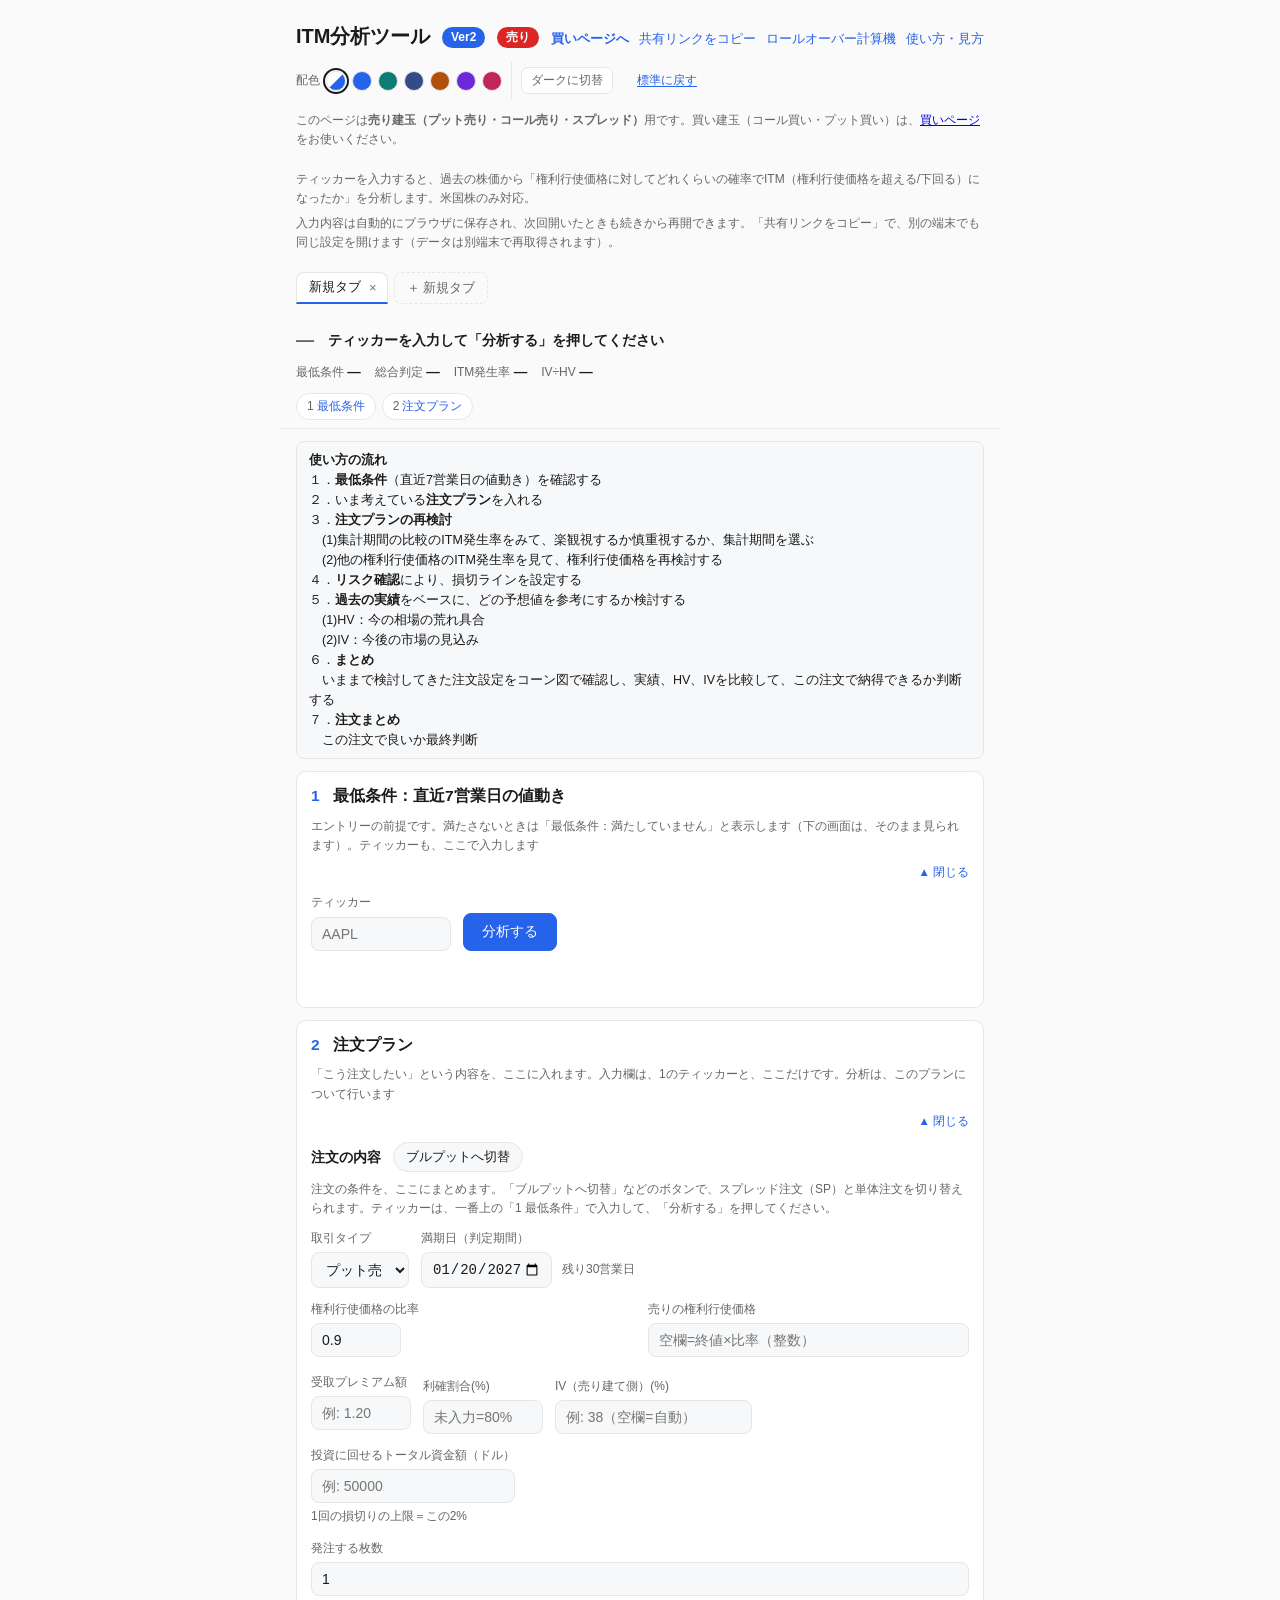
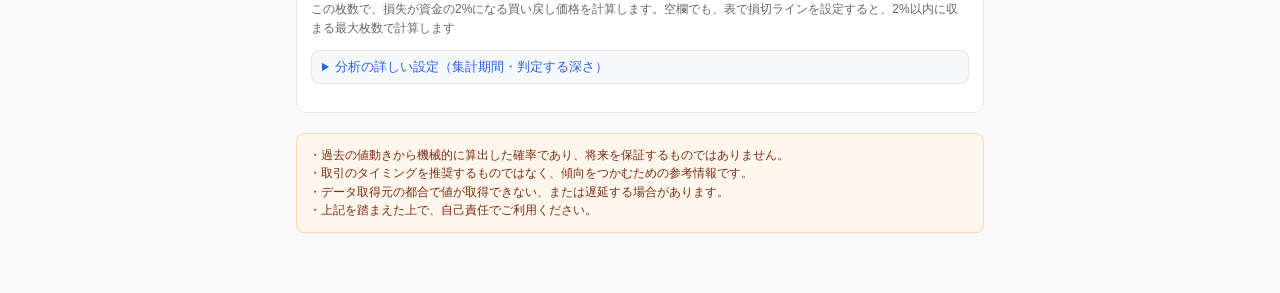
<file: site/index.html>
<!doctype html><html lang="ja"><head><meta charset="utf-8">
<meta name="viewport" content="width=device-width,initial-scale=1">
<script>try{var t=JSON.parse(localStorage.getItem("pp_theme")||"{}");if(t.pal&&t.pal!=="genko")document.documentElement.setAttribute("data-pal",t.pal);if(t.mode==="dark"||t.mode==="light")document.documentElement.setAttribute("data-mode",t.mode);}catch(e){}</script>
<title>ITM分析ツール Ver2</title>
<link rel="stylesheet" href="css/style.css">
</head><body>
<div class="wrap">
  <div class="topbar"><h1>ITM分析ツール <span class="ver-badge">Ver2</span> <span class="ver-badge ver-sell">売り</span></h1><span class="pagenav"><a href="buy.html"><b>買いページへ</b></a><button id="shareBtn" type="button" class="link-btn">共有リンクをコピー</button><a href="roll.html">ロールオーバー計算機</a><a href="guide.html">使い方・見方</a></span></div>
  <div id="theme-bar"></div>
  <p class="sub">このページは<b>売り建玉（プット売り・コール売り・スプレッド）</b>用です。買い建玉（コール買い・プット買い）は、<a href="buy.html">買いページ</a>をお使いください。</p>
  <p class="sub">ティッカーを入力すると、過去の株価から「権利行使価格に対してどれくらいの確率でITM（権利行使価格を超える/下回る）になったか」を分析します。米国株のみ対応。</p>
  <p class="sub" style="margin-top:-14px">入力内容は自動的にブラウザに保存され、次回開いたときも続きから再開できます。「共有リンクをコピー」で、別の端末でも同じ設定を開けます（データは別端末で再取得されます）。</p>

  <div id="pageNotice" class="notice" hidden></div>
  <div id="tabBar" class="tab-bar"></div>

  <div class="c2-top" id="topBand">
    <div class="c2-band" id="bandRow1"></div>
    <div class="c2-band" id="bandRow2" style="padding-top:0"></div>
    <nav class="c2-nav" id="bandNav" aria-label="セクションへ移動">
      <a href="#s1"><span class="n">1</span>最低条件</a>
      <a href="#s2"><span class="n">2</span>注文プラン</a>
      <a href="#s2b" hidden><span class="n">3</span>再検討</a>
      <a href="#s7" hidden><span class="n">4</span>リスク確認</a>
      <a href="#s3" hidden><span class="n">5</span>過去の実績</a>
      <a href="#s4" hidden><span class="n">5(1)</span>HV</a>
      <a href="#s5" hidden><span class="n">5(2)</span>IV</a>
      <a href="#s6" hidden><span class="n">6</span>まとめ</a>
      <a href="#s8" hidden><span class="n">7</span>注文まとめ</a>
    </nav>
  </div>

  <div class="flow">
    <b>使い方の流れ</b><br>
    １．<b>最低条件</b>（直近7営業日の値動き）を確認する<br>
    ２．いま考えている<b>注文プラン</b>を入れる<br>
    ３．<b>注文プランの再検討</b><br>
    　(1)集計期間の比較のITM発生率をみて、楽観視するか慎重視するか、集計期間を選ぶ<br>
    　(2)他の権利行使価格のITM発生率を見て、権利行使価格を再検討する<br>
    ４．<b>リスク確認</b>により、損切ラインを設定する<br>
    ５．<b>過去の実績</b>をベースに、どの予想値を参考にするか検討する<br>
    　(1)HV：今の相場の荒れ具合<br>
    　(2)IV：今後の市場の見込み<br>
    ６．<b>まとめ</b><br>
    　いままで検討してきた注文設定をコーン図で確認し、実績、HV、IVを比較して、この注文で納得できるか判断する<br>
    ７．<b>注文まとめ</b><br>
    　この注文で良いか最終判断
  </div>

  <details class="sec" id="s1" open>
    <summary><span class="t"><span class="n">1</span>最低条件：直近7営業日の値動き</span><span class="d">エントリーの前提です。満たさないときは「最低条件：満たしていません」と表示します（下の画面は、そのまま見られます）。ティッカーも、ここで入力します</span></summary>
    <div class="body">
      <div class="card in-sec">
        <div class="form-row">
        <div class="field ticker-wrap">
          <label for="ticker">ティッカー</label>
          <input id="ticker" type="text" placeholder="AAPL" autocomplete="off">
          <div id="tickerHistoryDropdown" class="ticker-dropdown" hidden></div>
        </div>
        <button id="analyzeBtn" type="button">分析する</button>
        </div>
    <div id="latestPrice" class="latest-price" hidden></div>
    <div id="status"></div>
      </div>

  <div id="conditionCard" class="card in-sec" hidden>
    <h2 style="margin:0 0 10px;font-size:16px">エントリー条件（最低条件）と、直近7営業日の値動き</h2>
    <p class="sub" style="margin:0 0 10px">いまが、エントリーの前提になる値動きかを、直近の値動きで確認します。一番上の「本日」の行が、本日が何%変動したか（過去N営業日比較）です。この条件で絞り込んだ過去の結果は、「5 過去の実績」に出します。</p>
    <div class="form-row">
      <div class="field">
        <label for="conditionModeSelect" data-target="conditionExplain"
          data-note="値動き条件の判定方法を選びます。
「N営業日前と比較」は指定した1点だけを見る方式、「直近7営業日中の該当日数」は1〜7営業日前それぞれを見て、条件を満たす日数を数える方式です。">条件の種類</label>
        <select id="conditionModeSelect">
          <option value="lookback">N営業日前と比較</option>
          <option value="countWithin7">直近7営業日中の該当日数</option>
        </select>
      </div>
      <div class="field">
        <label for="minMatchDaysInput" data-target="conditionExplain"
          data-note="「直近7営業日中の該当日数」を選んだときに使います。
1〜7営業日前のうち、変化率条件を満たす日が何日あればエントリー日とみなすかを指定します。
「N営業日前と比較」を選んでいる間は使わないため入力できません。">該当日数(◯日以上)</label>
        <input id="minMatchDaysInput" type="number" step="1" min="1" max="7" value="3">
      </div>
    </div>
    <div class="form-row">
      <div class="field">
        <label for="momentumLookbackSelect" data-target="conditionExplain"
          data-note="「N営業日前と比較」を選んだときに使います。
何営業日前の株価と比較するかを指定します。
「直近7営業日中の該当日数」を選んでいる間は使わないため入力できません。">比較営業日数</label>
        <select id="momentumLookbackSelect"></select>
      </div>
    </div>
    <div class="form-row">
      <div class="field">
        <label for="momentumDirectionSelect" data-target="conditionExplain"
          data-note="株価が下落したときを対象にするか、上昇したときを対象にするかを選びます。">方向</label>
        <select id="momentumDirectionSelect">
          <option value="down">下落</option>
          <option value="up">上昇</option>
        </select>
      </div>
      <div class="field">
        <label for="momentumThresholdInput" data-target="conditionExplain"
          data-note="「方向」で選んだ向きに、指定した%以上変動した日を対象にします。">変化率(%以上)</label>
        <input id="momentumThresholdInput" type="number" step="0.5" min="0" value="5">
      </div>
    </div>
    <p class="sub" id="conditionModeNote" style="margin:-6px 0 10px"></p>
    <div class="gate" id="condGate" hidden></div>
    <div class="chart-title" style="margin-top:14px">直近7営業日の詳細マトリクス（各日の終値と、1〜7営業日前との比較。「本日」の行＝過去N営業日比較）</div>
    <div class="volatility-wrap"><table class="volatility-table cond-matrix" id="condMatrix"></table></div>
    <p class="sub" id="condMatrixNote" style="margin:8px 0 0"></p>
  </div>

    </div>
  </details>

  <details class="sec" id="s2" open>
    <summary><span class="t"><span class="n">2</span>注文プラン</span><span class="d">「こう注文したい」という内容を、ここに入れます。入力欄は、1のティッカーと、ここだけです。分析は、このプランについて行います</span></summary>
    <div class="body">
      <div class="card in-sec" id="planInputsCard">
        <div class="order-head">
          <h3 style="margin:0;font-size:14px">注文の内容<span id="orderTypeLabel" style="font-size:14px;font-weight:400;color:var(--muted)"></span></h3>
          <button id="spBtn" type="button" class="sp-btn" aria-pressed="false" title="単体注文とスプレッド(ブルプット・ベアコール・ブルコール・ベアプット)の注文を切り替えます。使わない側の入力欄は非表示になり、入力値は保持されます">SP</button>
        </div>
        <p class="sub" style="margin:0 0 10px">注文の条件を、ここにまとめます。「ブルプットへ切替」などのボタンで、スプレッド注文（SP）と単体注文を切り替えられます。ティッカーは、一番上の「1 最低条件」で入力して、「分析する」を押してください。</p>
        <div class="form-row">
        <div class="field">
          <label for="typeSelect">取引タイプ</label>
          <select id="typeSelect"></select>
        </div>
        <div class="field">
          <label for="windowDateInput" data-note="オプションの満期日を、日付で入力します（日付の欄をクリックすると、カレンダーから選べます）。
  入力した日付までの営業日数が、分析の「判定期間」になります（例：満期日まで25営業日なら、判定期間は25営業日）。
  選べる範囲は、基準日（最新の終値の日）の5営業日後から、252営業日後（約1年）までです。
  土日や祝日など休場日を入力した場合は、直前の営業日に直します。
  営業日数だけを保存するので、日付が進むと、満期日の日付は自動で後ろにずれます（営業日数は変わりません）。
  実際にその満期日があるかは、銘柄ごとに違うため、証券会社のオプションチェーンで確認してください。">満期日（判定期間）</label>
          <div class="field-inline">
            <input id="windowDateInput" type="date">
            <span class="field-hint" id="windowHint"></span>
          </div>
        </div>
        </div>
        <div class="form-row pair-row">
          <div class="field">
            <label for="ratioInput">権利行使価格の比率</label>
            <input id="ratioInput" type="number" step="0.01" min="0.01">
            <span class="field-hint" id="ratioEffHint"></span>
          </div>
          <div class="field">
            <label for="rrSellStrikeInput" data-target="orderExplain"
              data-note="売り建てる側の権利行使価格です。証券会社のオプションチェーンで選んだ、実際の権利行使価格を入力します。
          、比率から決めた整数の権利行使価格を使います（比率は、その権利行使価格になるように合わせます。例：終値679.89×0.9＝611.90なら、権利行使価格を611にして、比率を0.8987に変えます）。入力した値は、注文の1行表示・損益分岐点・決済の目安・ストレステストなどの注文内容だけでなく、分析のITM確率（分析結果・HVの理論値・IVとHVの比較・推奨比率の逆算）にも使います。売りの権利行使価格を基準に、ITM（負け）になる確率を求めます。比率の欄を変えると、この入力は消えます。">売りの権利行使価格</label>
            <input id="rrSellStrikeInput" type="number" step="0.5" min="0" placeholder="空欄=終値×比率（整数）">
            <span class="field-hint" id="rrSellStrikeHint"></span>
          </div>
        </div>
    <div class="form-row ord-strikes" data-only="sp">
      <div class="field" data-only="sp">
        <label for="rrBuyStrikeInput" data-target="orderExplain"
          data-note="買い建てる側の権利行使価格です。ブルプット(プット)は売りより低い値、ベアコール(コール)は売りより高い値を入力します。
売りと買いの権利行使価格を入力すると、その差額を「権利行使価格の差額」に自動で表示します。">買いの権利行使価格</label>
        <input id="rrBuyStrikeInput" type="number" step="0.01" min="0" placeholder="例: 600">
        <span class="field-warn" id="rrBuyStrikeWarn"></span>
      </div>
    </div>
    <div class="form-row">
      <div class="field" data-only="sp">
        <label for="rrSpreadWidthInput" data-target="orderExplain"
          data-note="スプレッドで買う側と売る側の、2つの権利行使価格の差額(スプレッド幅)です。
売り系スプレッド(ブルプット/ベアコール)では、最大損失額＝スプレッド幅−受取プレミアム額の計算に使います。
買い系スプレッド(ブルコール/ベアプット)では、注文内容の1行表示にだけ使います(最大損失額＝支払いプレミアム額には影響しません)。
権利行使価格は、一方がこのツールの比率で決まる値(売り系は売り建て側、買い系は買い建て側)で、もう一方はそこから差額分だけ離れた値です。
売り系スプレッドで、売りと買いの権利行使価格を入力したときは、その差額（売り−買い）を自動で表示します（この欄は入力できなくなります）。">権利行使価格の差額</label>
        <input id="rrSpreadWidthInput" type="number" step="0.01" min="0" placeholder="例: 10.00">
        <span class="field-hint" id="rrWidthHint"></span>
      </div>
      <div class="field ord-premmode" data-only="sell">
        <div class="field" data-only="sp">
          <label data-target="orderExplain"
            data-note="受取プレミアムの入力方法を選びます。
「受取額を入力」＝差し引き後の正味の受取プレミアム額を、そのまま入力します（今まで通り）。
「売りと買いを入力」＝売り建て側と買い建て側のプレミアムを、それぞれ入力します。受取プレミアム額は、売り−買いで自動計算します。">受取プレミアムの入力方法</label>
          <div class="field-inline">
            <button type="button" class="sp-btn active" id="premModeNet">受取額を入力</button>
            <button type="button" class="sp-btn" id="premModeLegs">売りと買いを入力</button>
          </div>
        </div>
        <div class="form-row" id="premLegsRow" hidden style="margin:0">
          <div class="field"><label for="rrPremSellInput">売りのプレミアム（1株あたり）</label><input id="rrPremSellInput" type="number" step="0.01" min="0" placeholder="例: 3.20"></div>
          <div class="field"><label for="rrPremBuyInput">買いのプレミアム（1株あたり）</label><input id="rrPremBuyInput" type="number" step="0.01" min="0" placeholder="例: 2.00"></div>
        </div>
      </div>
      <div class="field" data-only="sell">
        <label for="rrPremiumInput" data-target="orderExplain"
          data-note="オプションの売り手として受け取るプレミアム額（1株あたりの合計額）です。
スプレッドの場合は、差し引き後の正味の額（受取−支払い）を入力してください。
損益分岐点・最大損失額などに使います。">受取プレミアム額</label>
        <input id="rrPremiumInput" type="number" step="0.01" min="0" placeholder="例: 1.20">
        <span class="field-hint" id="rrPremiumHint"></span>
      </div>
      <div class="field" data-only="sell">
        <label for="rrProfitRatioInput" data-target="orderExplain"
          data-note="受け取ったプレミアムのうち、反対売買（買い戻し）で何%を利益として確定させるつもりかを入力します（例: 80%＝2割を支払って決済）。
未入力の場合は、講座の基準の80%（8割利確）で計算します。
下の注文内容の1行表示（◯割利確）と、「決済の目安」の利確の支払い価格・利益額の計算に使います。">利確割合(%)</label>
        <input id="rrProfitRatioInput" type="number" step="1" min="0" max="100" placeholder="未入力=80%">
      </div>
      <div class="field" data-only="sell">
        <label for="rrIvSellInput" data-target="orderExplain"
          data-note="売り建てる側の権利行使価格のIV（年率%）です。証券会社のオプションチェーンで、その権利行使価格の行に出ているIVを入力してください。
下の「IVとHVの比較」と、「株価が動いたときの現在値の目安（ストレステスト）」の計算に使います。
空欄の場合は、入力した受取プレミアム額に合うIVをツールが逆算して使います（売り脚と買い脚は同じIVとみなします）。">IV（売り建て側）(%)</label>
        <input id="rrIvSellInput" type="number" step="0.1" min="0" placeholder="例: 38（空欄=自動）">
      </div>
      <div data-only="sell">
        <div class="field" data-only="sp">
          <label for="rrIvBuyInput" data-target="orderExplain"
            data-note="買い建てる側（遠い方）の権利行使価格のIV（年率%）です。任意です。
空欄の場合は、売り建て側と同じIVとして計算します（プットは遠い権利行使価格ほどIVが高くなる傾向があるため、入力すると精度が上がります）。
売り建て側のIVが空欄のときは、使われません。">IV（買い建て側）(%)</label>
          <input id="rrIvBuyInput" type="number" step="0.1" min="0" placeholder="任意（空欄=売り側と同じ）">
        </div>
      </div>
      <div class="field" id="orderMaxLossField" hidden>
        <label data-target="orderExplain"
          data-note="売り系スプレッド(ブルプット/ベアコール)の、満期まで持った場合の最大損失額です。
権利行使価格の差額−受取プレミアム額で自動計算します（差額と受取プレミアム額を入力すると表示されます）。
利確割合の影響は受けません。">最大損失額</label>
        <div class="field-inline"><b id="orderMaxLoss" class="order-ticker">―</b><span class="field-hint" id="orderMaxLossHint"></span></div>
      </div>
      <div class="field" data-only="buy">
        <label for="rrPayPremiumInput" data-target="orderExplain"
          data-note="オプションの買い手として支払うプレミアム額（1株あたりの合計額）です。
スプレッドの場合は、差し引き後の正味の額（支払い−受取）を入力してください。
買い系は、支払いプレミアム額がそのまま最大損失額になります。">支払いプレミアム額</label>
        <input id="rrPayPremiumInput" type="number" step="0.01" min="0" placeholder="例: 4.00">
      </div>
    </div>
        <div class="form-row" data-only="sell">
        <div class="field">
          <label for="riskCapitalInput">投資に回せるトータル資金額（ドル）</label>
          <input id="riskCapitalInput" type="number" step="100" min="0" placeholder="例: 50000">
          <span class="field-hint">1回の損切りの上限＝この2%</span>
        </div>
        <div class="field">
          <label for="planQtyInput">発注する枚数</label>
          <input id="planQtyInput" type="number" step="1" min="1" placeholder="例: 2">
          <span class="field-hint">この枚数で、損失が資金の2%になる買い戻し価格を計算します。空欄でも、表で損切ラインを設定すると、2%以内に収まる最大枚数で計算します</span>
        </div>
        </div>
        <details class="mini">
          <summary>分析の詳しい設定（集計期間・判定する深さ）</summary>
          <div class="form-row" style="margin-top:8px">
          <div class="field">
            <label for="periodSelect">集計期間</label>
            <select id="periodSelect"></select>
          </div>
          <div class="field">
            <label for="rrDepthInput" data-target="resultExplain"
              data-note="権利行使価格からどれだけ深いITMに届いたら「ITM」とみなすかを、ドルで入力します。
    プット系は権利行使価格−◯ドル以下、コール系は権利行使価格＋◯ドル以上の終値になった日が「ITM」です。
    入力したドルは、現在の権利行使価格に対する割合(%)に換算して右隣に表示します。過去の各エントリーにも同じ割合を当てはめて判定します(過去は株価水準が今と違うため、ドルのまま当てはめずに割合にそろえています)。
    空欄(0ドル)なら、従来どおり権利行使価格を超えた(下回った)時点でITMです。
    この入力に沿って、ITM発生エントリー数・割合・延べ日数、総合判定、「過去の営業日ごとのITM確率」「エントリー日ごとのITM状況」が計算されます。判定は日々の終値のみで、日中の高値・安値は見ていません。">判定する深さ(権利行使価格±◯ドル)</label>
            <div class="field-inline">
              <input id="rrDepthInput" type="number" step="0.01" min="0" placeholder="空欄=0ドル">
              <span class="field-hint" id="rrDepthPct"></span>
            </div>
          </div>
          </div>
        </details>
      </div>

      <div id="orderCard" class="card in-sec" hidden>
        <h3 style="margin:0 0 8px;font-size:14px">このプランの確認</h3>
    <div class="order-line" id="orderLine"></div>

        <div data-only="sell">
      <h3 style="margin:14px 0 8px;font-size:14px">決済の目安（利確・ロスカット）</h3>
      <div class="summary" id="orderExitSummary"></div>
      <p class="sub" id="orderExitNote" style="margin:8px 0 0"></p>


      <h3 style="margin:18px 0 8px;font-size:14px">満期日と、決済の目安日</h3>
      <div class="summary" id="expirySummary"></div>
      <p class="sub" id="expiryNote" style="margin:8px 0 0"></p>

        </div>
    <h3 style="margin:14px 0 8px;font-size:14px">損益分岐点（満期時の株価）</h3>
    <div class="summary" id="rrBreakEvenSummary"></div>
      </div>
    </div>
  </details>

  <details class="sec" id="s2b" open hidden>
    <summary><span class="t"><span class="n">3</span>注文プランの再検討</span><span class="d">集計期間と、権利行使価格を見直します。ここで決めた集計期間と権利行使価格で、以降の「過去の実績」などを見ます</span></summary>
    <div class="body">
  <div id="periodCompareCard" class="card in-sec" hidden>
    <h3 style="margin:0 0 8px;font-size:14px">集計期間を変えると、ITM発生率はどう変わるか（慎重な見方の基準）</h3>
    <p class="basis basis-act"><i></i><b>根拠：過去の実績</b>　いまの注文プラン（権利行使価格・満期）のまま、集計期間だけを変えた結果です。</p>
    <p class="period-min-note" id="periodMinNote"></p>
    <div class="volatility-wrap"><table class="volatility-table bs-table">
      <thead><tr><th>集計期間</th><th>エントリー件数</th><th>期間中に一度でもITM<br>（ITM発生率）</th><th>満期時にITM</th><th></th></tr></thead>
      <tbody id="periodCompareBody"></tbody>
    </table></div>
    <p class="sub" id="periodCompareNote" style="margin:8px 0 0"></p>
  </div>

  <div id="ratioCard" class="card in-sec" hidden>
    <h2 style="margin:0 0 6px;font-size:16px">他の権利行使価格なら、実績はどうか（推奨比率の逆算・採用）</h2>
    <p class="basis basis-act"><i></i><b>基準：過去の実績</b>　この逆算で使う「ITM発生率」は、下の「過去の実績」（分析結果）と同じ計算です。<b>IV・HVは基準に使っていません</b>（右の列に、参考として並べています）。</p>
    <p class="sub" style="margin:0 0 10px">「ITM発生率を◯%以下にしたい」から、<b>条件に合う権利行使価格（整数）</b>を探します。1%刻みの比率に当たる整数の権利行使価格を、現在値に近い側から並べ、過去の実績（分析結果と同じ計算）でITM発生率を求めて、条件を満たす<b>最も現在値に近い権利行使価格</b>（受取が多くなる側）を選びます。満期日・判定する深さ・集計期間は、いまの入力のままです。</p>
    <div class="form-row">
      <div class="field">
        <label for="ratioTargetInput">目標：ITM発生率（%以下：過去データから算出）</label>
        <input id="ratioTargetInput" type="number" step="0.5" min="0" max="100" value="5">
      </div>
      <div class="field">
        <label for="ratioMinPremInput">受取プレミアムの下限（講座は0.45）</label>
        <input id="ratioMinPremInput" type="number" step="0.01" min="0" value="0.45">
      </div>
    </div>
    <p class="sub" id="ratioPremHint" style="margin:-4px 0 10px"></p>
    <div class="summary" id="ratioSummary"></div>
    <div id="ratioActions" style="margin:0 0 12px"></div>
    <div class="chart-title">比率ごとの一覧</div>
    <div class="ratio-step" id="ratioStepBtns" role="group" aria-label="一覧の権利行使価格の刻み">
      <span class="field-hint">表示する権利行使価格の刻み：</span>
      <button type="button" class="sp-btn" data-step="ratio">比率1%ごと</button>
      <button type="button" class="sp-btn" data-step="1">1ドル</button>
      <button type="button" class="sp-btn" data-step="5">5ドル</button>
      <button type="button" class="sp-btn" data-step="10">10ドル</button>
    </div>
    <div class="volatility-wrap ratio-table-wrap">
      <table class="volatility-table ratio-table">
        <thead><tr><th>権利行使価格<br>（比率）</th><th>ITM発生率<br>（実績）と判定</th><th>参考（基準外）<br>満期時ITM率(HV換算)<br>受取(理論：IV計算)</th><th></th></tr></thead>
        <tbody id="ratioBody"></tbody>
      </table>
    </div>
    <p class="sub" id="ratioNote" style="margin:8px 0 0"></p>
  </div>

  <p id="periodBasisNote" class="sub period-basis-note" hidden></p>
    </div>
  </details>

  <details class="sec" id="s7" data-only="sell" open hidden>
    <summary><span class="t"><span class="n">4</span>リスク確認と、損切りの目安</span><span class="d">採用したプランについて、ストレステストと、IV×時間の表をタブで切り替えて見ます。損切りは、資金の2%まで</span></summary>
    <div class="body">
      <div class="card in-sec" id="riskCard">
        <div class="risk-tabs" role="tablist">
          <button type="button" class="sp-btn active" id="riskTabStress" role="tab" aria-selected="true">株価が動いた場合（ストレステスト）</button>
          <button type="button" class="sp-btn" id="riskTabTime" role="tab" aria-selected="false">株価が変わらず時間が経った場合</button>
        </div>
        <div id="stressWrap">
        <h3 style="margin:10px 0 8px;font-size:14px" id="stressTitle">株価が動いたときの現在値の目安（ストレステスト）</h3>
        <p class="sub" id="stressIntro" style="margin:0 0 8px"></p>
        <div class="volatility-wrap">
          <table class="volatility-table stress-table" id="stressTable">
            <thead id="stressHead"></thead>
            <tbody id="stressBody"></tbody>
          </table>
        </div>
        <p class="sub" id="stressNote" style="margin:8px 0 0"></p>

        </div>
        <div id="ivTimeWrap" hidden>
        <h3 style="margin:10px 0 8px;font-size:14px" id="ivTimeTitle">IVの変化と時間の経過の影響（株価が変わらない場合）</h3>
        <p class="sub" id="ivTimeIntro" style="margin:0 0 8px"></p>
        <div class="volatility-wrap">
          <table class="volatility-table stress-table" id="ivTimeTable">
            <thead id="ivTimeHead"></thead>
            <tbody id="ivTimeBody"></tbody>
          </table>
        </div>
        <p class="sub" id="ivTimeNote" style="margin:8px 0 0"></p>
        </div>
      <h3 style="margin:18px 0 8px;font-size:14px" id="riskTitle">損切りの目安（資金の2%まで）とリスクリワード</h3>
      <p class="sub" style="margin:0 0 8px">1回の損切りで許せる損失を、投資に回せるトータル資金額の2%とします。2の注文プランで、トータル資金額と発注する枚数を入れると、損失が2%になる買い戻し価格（損切りの目安の上限）が決まり、リスクリワードを出します。この価格以上になる場面には、2つの表（上のタブで切り替え）のどちらにも、「資金2%超」の印が付きます。表のセルをクリックして、設定した損切ラインを選ぶこともできます（任意）。</p>
      <div class="summary" id="riskSummary"></div>
      <p style="margin:8px 0 0"><button type="button" id="riskClearPick" class="btn-outline" hidden>損切ラインの設定を外す</button></p>
      <p class="sub" id="riskNote" style="margin:8px 0 0"></p>

      </div>
    </div>
  </details>

  <details class="sec" id="s3" open hidden>
    <summary><span class="t"><span class="n">5</span>過去の実績：この条件で、過去に実際どうだったか</span><span class="d">根拠＝過去の実績。ここがすべての土台です（ITM発生率・総合判定・ヒートマップ。他の権利行使価格の実績を見て「採用」もここで）</span></summary>
    <div class="body">
  <div id="result" class="card in-sec" hidden>
    <div class="result-head">
      <div>
        <div style="font-size:14px;font-weight:700;margin:0 0 2px">集計期間内の全エントリー日でITMになったかを判定</div>
        <h2 style="margin:0;font-size:14px;font-weight:400"><span id="symbolLabel"></span> の過去の実績（分析結果）<span id="resultTypeLabel" style="font-size:14px;font-weight:400;color:var(--muted)"></span></h2>
      </div>
    </div>
    <div id="todayCard" class="sub" style="margin:4px 0 8px" hidden>集計期間：<span id="todayRange"></span>（<b id="todayDate">―</b>営業日）　終値：<b id="todayClose">―</b>（<span id="todayCloseDate"></span>）</div>
    <p class="basis basis-act"><i></i><b>根拠：過去の実績</b>　集計期間のデータを使い、「同じ条件でエントリーしていたら、実際にどうなったか」を数えたものです。将来の予測ではありません。</p>
    <p class="sub" style="margin:0 0 10px"><b>判定基準：</b>権利行使価格（各エントリー日の終値 × 比率）。「2 注文プラン」の「判定する深さ」を入力した場合は、権利行使価格から◯ドル以上深いITMになったかを判定します（空欄＝一度でもITM）。</p>
    <div class="summary">
      <div class="stat" data-target="resultExplain" data-note="集計期間の営業日日数から、判定期間の分を差し引いた日数です。
この日数分が、実際に計算できる「取引開始日」の件数になります。">
        <div class="stat-head"><span class="stat-name">集計期間の営業日日数：</span><b id="entryCount">―</b></div><span class="stat-line">判定期間分マイナス</span></div>
      <div class="stat" data-target="resultExplain" data-note="判定件数のうち、判定期間内に1日でもITMになった「取引開始日」の実数です。
（「判定する深さ」を入力した場合は、その深さ以上のITMで数えます。ラベルにも「ITM（◯ドル）」と表示されます）
ITMが良い結果か悪い結果かは取引タイプにより異なります。">
        <div class="stat-head"><span class="stat-name">ITM<span class="dep-sfx"></span>発生エントリー数：</span><b id="itmCount">―</b></div></div>
      <div class="stat" data-target="resultExplain" data-note="全エントリー日について、判定期間内でITMだった日数を合計したものです。
（「判定する深さ」を入力した場合は、その深さ以上のITMで数えます。ラベルにも「ITM（◯ドル）」と表示されます）
下のヒートマップの色の濃淡（セルごとのITM日数）の総和にあたります。
1つのエントリーが何日もITMのままだと大きくなるため、ITM発生エントリー数とは異なる指標です。">
        <div class="stat-head"><span class="stat-name">ITM<span class="dep-sfx"></span>発生延べ日数：</span><b id="totalItmDays">―</b></div></div>
      <div class="stat" data-target="resultExplain" data-note="ITM発生エントリー数 ÷ 判定件数。
（「判定する深さ」を入力した場合は、その深さ以上のITMで数えます。ラベルにも「ITM（◯ドル）」と表示されます）
売り(プット売/コール売)は低いほど、買い(コール買/プット買)は高いほど有利です。">
        <div class="stat-head"><span class="stat-name">ITM<span class="dep-sfx"></span>発生エントリー数の割合：</span><b id="overallProb">―</b></div></div>
      <div class="stat" id="recoveryAvgStat" data-target="resultExplain" data-note="">
        <div class="stat-head"><span class="stat-name">OTMに戻るまでの平均日数（参考）：</span><b id="recoveryAvg">―</b></div><span class="stat-sub" id="recoveryAvgSub"></span></div>
      <div class="stat" id="recoveryUnrecStat" data-target="resultExplain" data-note="">
        <div class="stat-head"><span class="stat-name">OTMに戻らなかった割合（参考）：</span><b id="recoveryUnrec">―</b></div><span class="stat-sub" id="recoveryUnrecSub"></span></div>
      <div class="stat" data-target="resultExplain" data-note="ITM発生エントリー数の割合を、そのタイプにとって有利な方向の確率に変換して7段階評価したものです。
赤に近いほど有利、紫に近いほど不利を表します（詳細マトリクスと共通の配色です）。">
        <div class="stat-head"><span class="stat-name">総合判定：</span><span class="badge" id="badge">―</span></div></div>
    </div>
    <div class="risk-box" id="depthRiskBox" hidden>
      <div id="depthRiskLine"></div>
      <div class="risk-note">※ 満期時の価値（権利行使価格との差）を基準にした目安です。受取プレミアムは差し引いていません。満期前は時間価値が残るため、実際の含み損はこれより小さいことがあります。</div>
    </div>
    <div class="hm-legend" id="badgeLegend"></div>

    <div class="chart-title" id="dayProbTitle" data-target="dayProbExplain"
      data-note="各営業日について、エントリー日のうち何%が、その日の終値でITMになっていたかを示します（判定する深さを入力した場合は、その深さ以上のITM）。
バーの色はその日のITM率（絶対値）を6段階で表したもので、有利/不利の向きとは連動していません。
右の「OTM確率に切替」ボタンを押すと、この表示がOTM確率（＝100%−ITM確率）に反転します（もう一度押すと元に戻ります）。OTM表示のときは、すぐ下の「エントリー日ごとのITM状況」もOTM表示（判定期間のうちOTMだった日数の割合）に切り替わります。
OTM表示のバーの色は、OTM率の7段階（0〜60%、60〜70%、70〜80%、80〜85%、85〜90%、90〜95%、95%以上）で、売りは暖色系、買いは寒色系です。判定する深さを入力している場合のOTMは「その深さのITMではなかった」ことを指します。">過去の営業日ごとの<span id="dayProbKind">ITM</span><span id="dayProbDepth"></span>確率</div>
    <button type="button" id="otmToggleBtn" class="sp-btn otm-toggle" aria-pressed="false" title="ITM確率とOTM確率の表示を切り替えます">OTM確率に切替</button>
    <div id="chartWrap"></div>
    <div class="hm-legend" id="dayProbLegend"></div>

    <div class="chart-title" id="entryHeatmapTitle" data-target="entryHeatmapExplain"
      data-note="集計期間内の取引開始日を1マスずつ時系列に並べ、その日から判定期間内でITMだった日数を色で表したものです（判定する深さを入力した場合は、その深さ以上のITMだった日数）。
色は日数（絶対値）を7段階で表したもので、有利/不利の向きとは連動していません。
上の「過去の営業日ごとのITM確率」の切替ボタンでOTM表示にすると、判定期間のうちOTMだった日数を判定期間に対する割合（%）で表し、クリックしたときは「◯%（◯日間）」の形で表示します。色はOTM率の7段階（0〜60%、60〜70%、70〜80%、80〜85%、85〜90%、90〜95%、95%以上）で、売りは暖色系、買いは寒色系です。">エントリー日ごとの<span id="heatmapKind">ITM</span><span id="heatmapDepth"></span>状況（クリックすると日付を表示）</div>
    <div id="heatmapWrap"></div>
    <div class="hm-legend" id="entryHeatmapLegend"></div>

    <div class="chart-title" id="depthHeatmapTitle" data-target="depthHeatmapExplain"
      data-note="上の「エントリー日ごとのITM状況」が日数を表すのに対し、こちらは深さを表します。
各エントリー日から判定期間内に、終値が権利行使価格から最も深く入った割合(%)を色で示します（プット系は下回った分、コール系は上回った分。一度もITMにならなかった日は0%）。
「一瞬だけ深く入った日」と「浅いまま長く続いた日」を区別できます。
色は%の絶対値で、売りは深いほど不利(紫に近い)、買いは深いほど有利(赤に近い)という向きです。
「判定する深さ」を入力している場合は、その深さ以上に届いた日に枠線が付きます。
マスをクリックすると、日付と、最大ITM深さ・最大OTM深さのそれぞれの値(%)、最大になった日付とエントリーから何営業日後かが表示されます(どちらが先に起きたかを見るため)。">エントリー日ごとの最大ITM深さ（クリックすると日付を表示）</div>
    <div id="depthHeatmapWrap"></div>
    <div class="hm-legend" id="depthHeatmapLegend"></div>

    <div class="chart-title" id="otmHeatmapTitle" data-target="otmHeatmapExplain"
      data-note="「最大ITM深さ」の逆で、各エントリー日から判定期間内に、終値が権利行使価格からOTM側(プット系は上、コール系は下)に最も深く離れた割合(%)を色で示します。一度もOTMにならなかった日は0%です。
色は%の絶対値で、段階は最大ITM深さと同じです。色の向きは、売り(プット売・コール売)のOTMは暖色系(深いほど赤)、買い(コール買・プット買)のOTMは寒色系(深いほど紫)です。
マスをクリックすると、日付と、最大ITM深さ・最大OTM深さのそれぞれの値(%)、最大になった日付とエントリーから何営業日後かが表示されます(どちらが先に起きたかを見るため)。">エントリー日ごとの最大OTM深さ（クリックすると日付を表示）</div>
    <div id="otmHeatmapWrap"></div>
    <div class="hm-legend" id="otmHeatmapLegend"></div>

    <p style="margin:14px 0 0"><button id="openDetailBtn" type="button" class="btn-outline">詳細マトリクスを別ページで見る（元Excel形式）</button></p>
  </div>

  <div id="condResultCard" class="card in-sec" hidden>
    <h3 style="margin:0 0 8px;font-size:14px">1の「エントリー条件」に当てはまった日だけに絞った、過去の実績</h3>
    <p class="basis basis-act"><i></i><b>根拠：過去の実績</b>　上の実績（全エントリー日）のうち、1の「エントリー条件」に当てはまった日だけに絞って数えたものです。</p>
    <div class="summary">
      <div class="stat" data-target="conditionExplain" data-note="集計期間（− 判定期間など）の中で、指定した値動き条件に当てはまった日数です。">
        <div class="stat-head"><span class="stat-name">該当日数：</span><b id="matchedCount">―</b></div></div>
      <div class="stat" data-target="conditionExplain" data-note="該当日数のうち、判定期間内に1日でもITMになった日の実数です。
（「判定する深さ」を入力した場合は、その深さ以上のITMで数えます。ラベルにも「ITM（◯ドル）」と表示されます）">
        <div class="stat-head"><span class="stat-name">ITM<span class="dep-sfx"></span>発生エントリー数：</span><b id="matchedItmCount">―</b></div></div>
      <div class="stat" data-target="conditionExplain" data-note="該当日について、判定期間内でITMだった日数を合計したものです。
（「判定する深さ」を入力した場合は、その深さ以上のITMで数えます。ラベルにも「ITM（◯ドル）」と表示されます）
1つのエントリーが何日もITMのままだと大きくなるため、ITM発生エントリー数とは異なる指標です。">
        <div class="stat-head"><span class="stat-name">ITM<span class="dep-sfx"></span>発生延べ日数：</span><b id="matchedTotalItmDays">―</b></div></div>
      <div class="stat" data-target="conditionExplain" data-note="ITM発生エントリー数 ÷ 該当日数。
（「判定する深さ」を入力した場合は、その深さ以上のITMで数えます。ラベルにも「ITM（◯ドル）」と表示されます）
条件に当てはまった日だけで見た割合です。">
        <div class="stat-head"><span class="stat-name">ITM<span class="dep-sfx"></span>発生エントリー数の割合：</span><b id="matchedProb">―</b></div></div>
      <div class="stat" data-target="conditionExplain" data-note="今の値動きが、上で指定した条件に当てはまるかどうかです。">
        <div class="stat-head"><span class="stat-name">本日はこの条件に：</span><span class="badge" id="todayMatchBadge">―</span></div></div>
    </div>
  </div>

  <details class="mini" id="volDetails" hidden>
    <summary>参考：過去の値動きの大きさ（変動幅の統計）を見る</summary>
  <div id="volatilityCard" class="card in-sec" hidden>
    <h2 class="card-title-toggle" style="margin:0 0 10px;font-size:16px" data-note="取得済みの全データ（最大1,300営業日＝約5年）を使い、期間ごとに「どれくらい値が動きやすいか」を集計したものです。
平均変動幅・各最大値は上昇/下落を問わず全データから算出し、「直近1年の変動幅(額)」のみ直近1年のデータに限定して金額で算出します（株価水準が過去と大きく変わっている場合、金額は直近のデータの方が実態に近いため）。
「直近1年の変動幅(額)」も平均額です。その期間だけ離れた2点間の価格差(絶対値)を、直近1年のデータの中ですべて求めて平均しています。
「最大上昇率・最大下落率(始点→終点)」は、ちょうどその期間だけ離れた2点間の騰落率の最大値です。途中でいったん動いて戻った分は反映されません。
「期間内最大上昇率(安値→高値)・期間内最大下落率(高値→安値)」は、その期間の窓の途中の最安値から最高値への上昇、最高値から最安値への下落(ドローダウン)を、すべての窓で求めた最大値です。
ドローダウンは、窓の途中のどこが最高値・最安値でもよく、売りで「保有中に最大どこまで含み損になり得たか」を見る目安になります。">変動幅の統計</h2>
    <div class="volatility-wrap">
    <table class="volatility-table">
      <thead>
        <tr><th>期間</th><th>平均変動幅(%)</th><th>最大上昇率<br>(始点→終点)</th><th>最大下落率<br>(始点→終点)</th><th>期間内最大上昇率<br>(安値→高値)</th><th>期間内最大下落率<br>(高値→安値)</th><th>直近1年の変動幅(額)</th></tr>
      </thead>
      <tbody id="volatilityTableBody"></tbody>
    </table>
    </div>
  </div>

  </details>

    </div>
  </details>

  <details class="sec" id="s4" open hidden>
    <summary><span class="t"><span class="n">5(1)</span>HV：過去の値動きの大きさ（実績の背景）</span><span class="d">根拠＝HV。いまは、実績を調べた期間より荒れているか。権利行使価格は、満期までの値動きの何σ先か</span></summary>
    <div class="body">
  <div id="hvCard" class="card in-sec" hidden>
    <h2 class="card-title-toggle" style="margin:0 0 10px;font-size:16px" data-note="HV（歴史的ボラティリティ）は、過去の日々の値動き（終値の騰落率）のばらつきを、1年あたりの%に換算した値です。大きいほど、株価が大きく動いていたことを表します。
このツールは終値だけから計算します。オプション価格に織り込まれた将来の変動の大きさ（IV）とは別のもので、IVはここでは取得できません。
取得済みの全データ（最大1,300営業日＝約5年）のうち、基準日（最新の終値の日）までを使います。">HV（歴史的ボラティリティ）</h2>
    <p class="basis basis-hv"><i></i><b>根拠：HV</b>　過去の実績の「ふだんの荒れ具合」と比べて、いまがどうかを見ます。HVから計算した理論値で、実際に起きたことそのものではありません。</p>
    <p class="sub" style="margin:0 0 10px">過去の値動きの大きさを、年率換算の%で表します。まず、<b>満期と同じ長さのHV</b>（「6 まとめ」のグラフと「1σの値動き」の計算に使う値）を表示します。カードをクリックすると、過去1年のHVの推移グラフが出ます。</p>
    <div class="chart-title" id="hvMatchTitle" style="margin-top:4px">満期と同じ長さのHV（年率）</div>
    <div class="summary" id="hvMatchSummary"></div>
    <div class="summary" id="hvTheorySummary"></div>
    <p class="sub" id="hvTheoryNote" style="margin:8px 0 0"></p>
  </div>
    </div>
  </details>

  <details class="sec" id="s5" data-only="sell" open hidden>
    <summary><span class="t"><span class="n">5(2)</span>IV：市場のこれからの見込み</span><span class="d">根拠＝IV。市場は、過去（HV）より大きな動きを見込んでいるか。受け取るプレミアムは見合うか</span></summary>
    <div class="body">
      <div class="card in-sec" id="compareCard">
        <p class="basis basis-iv"><i></i><b>根拠：IV</b>　オプション価格に織り込まれた、市場のこれからの見込みです。実際に起きたこと（実績）ではなく、将来への見方です。</p>
        <h3 style="margin:0 0 8px;font-size:14px" id="ivHvTitle">IVとHVの比較（市場の見込みは、過去の値動きより高めか低めか）</h3>
        <div class="summary" id="ivHvSummary"></div>
        <p class="sub" id="ivHvNote" style="margin:8px 0 0"></p>
      </div>
    </div>
  </details>

  <details class="sec" id="s6" open hidden>
    <summary><span class="t"><span class="n">6</span>まとめ：3つの見方を並べて、納得できるか確認する</span><span class="d">最低条件・実績・HV・IVを1枚に並べ、ITM確率の3点比較で、見方がそろっているかを見ます</span></summary>
    <div class="body">
      <div class="card in-sec" id="conclusionCard">
        <h3 style="margin:0 0 8px;font-size:14px">ここまでの見方を、1枚にまとめる</h3>
        <p class="sub" style="margin:0 0 8px">1〜5で見たことを、順に並べました。上から「前提の値動き」→「過去の実績（土台）」→「HV（いまの荒れ具合）」→「IV（これからの見込み）」の順です。</p>
        <div class="volatility-wrap"><table class="volatility-table concl-table"><thead><tr><th>順</th><th>根拠</th><th>結果</th><th>読み方</th></tr></thead><tbody id="conclBody"></tbody></table></div>
        <h3 style="margin:16px 0 8px;font-size:14px" id="ivConeTitle">満期までの値動きの目安と、権利行使価格の位置（3つの見方を重ねる）</h3>
        <div class="cone-zoom">
          <button type="button" class="sp-btn" id="coneFocusBtn" aria-pressed="false">ITMの水準の拡大図を見る</button>
          <span class="field-hint">ITMの水準（赤い破線）のまわりは線が重なりやすいため、そこだけを拡大して見られます</span>
        </div>
        <div id="ivConeWrap" class="hv-cone"></div>
        <div class="sub cone-legend" id="ivConeLegend" style="margin:4px 0 0"></div>
        <div data-only="sell">
        <h3 style="margin:16px 0 8px;font-size:14px" id="cmp3Title">ITMになる確率を、3つの見方で並べる</h3>
        <div class="cmp3" id="ivHvCompare"></div>
        <div class="guide">
          <h4>この3つの見比べ方と、わかること</h4>
          <ol>
            <li><b>実績を、判断の中心に置く</b>：過去にこの条件で、実際に起きた割合です。</li>
            <li><b>HV換算 − 実績</b>：HV換算が実績より大きいときは、いまが過去の平均より荒れている可能性があります（HVの「ふだん（中央値）」と見比べます）。</li>
            <li><b>IV換算 − HV換算</b>：IV換算のほうが大きいときは、市場が、直近の実際の値動きより大きな動きを見込んでいます。受け取るプレミアムは多いが、リスクも高い状態です。</li>
            <li><b>IV換算 と 実績</b>：IV換算が実績より大きければ、受け取るプレミアムが、過去のリスクに見合っている可能性があります。</li>
            <li><b>3つが近い</b>なら、見方がそろっています。<b>離れている</b>ときは、期間・荒れ具合・市場の見込み・調べた期間の偏りのどれが原因かを、確認します。</li>
          </ol>
          <p class="sub" style="margin:8px 0 0">※IV・HV換算は「満期時に」ITMになる理論上の確率、実績は「期間中に一度でも」ITMに届いた割合です。定義が違うため、数字をそのまま同じものとして比べないでください。いずれも将来を保証するものではありません。</p>
        </div>
        </div>
      </div>
    </div>
  </details>

  <details class="sec" id="s8" data-only="sell" open hidden>
    <summary><span class="t"><span class="n">7</span>注文まとめ</span><span class="d">最終的な注文（売りの指値・利確・損切り・枚数）。ここまでの入力と選択が、すべて反映されます</span></summary>
    <div class="body">
  <div id="planCard" class="card in-sec" hidden>
    <h2 style="margin:0 0 6px;font-size:16px">注文まとめ（P売り注文・利確・損切り）</h2>
    <p class="sub" style="margin:0 0 10px">分析結果をもとに、最終的にどのような注文を出すかを、1か所にまとめます。受取プレミアム・設定した損切ライン（ストレステストの表で選択）・トータル資金額を入力すると、利確・損切りの指値、枚数、リスクリワードが埋まります。</p>
    <div class="volatility-wrap"><table class="volatility-table plan-table"><tbody id="planBody"></tbody></table></div>
    <div style="margin-top:10px"><button type="button" class="sp-btn" id="planCopyBtn">まとめをコピー</button> <span class="field-hint" id="planCopyHint"></span></div>
  </div>

    </div>
  </details>

  <div class="disc">
    ・過去の値動きから機械的に算出した確率であり、将来を保証するものではありません。<br>
    ・取引のタイミングを推奨するものではなく、傾向をつかむための参考情報です。<br>
    ・データ取得元の都合で値が取得できない、または遅延する場合があります。<br>
    ・上記を踏まえた上で、自己責任でご利用ください。
  </div>
</div>
<script type="module" src="js/app.js"></script>
</body></html>
</file>
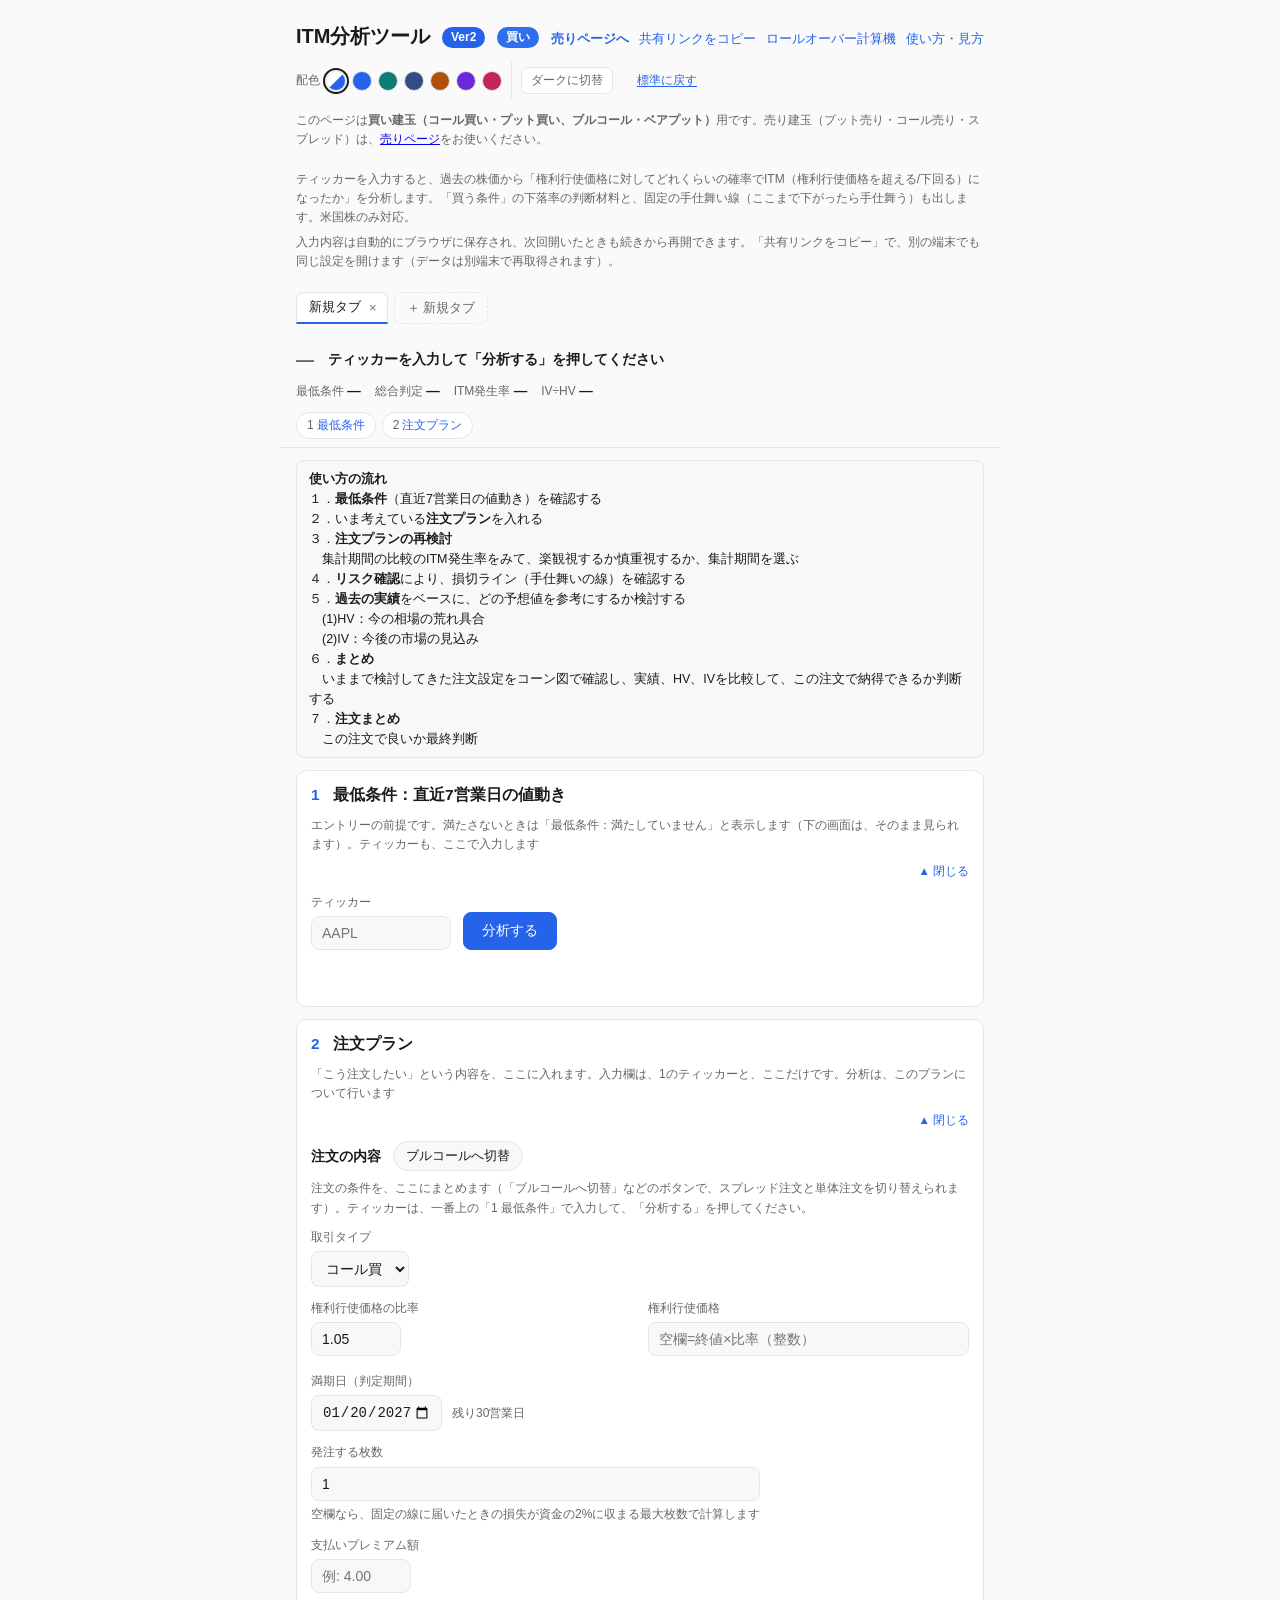
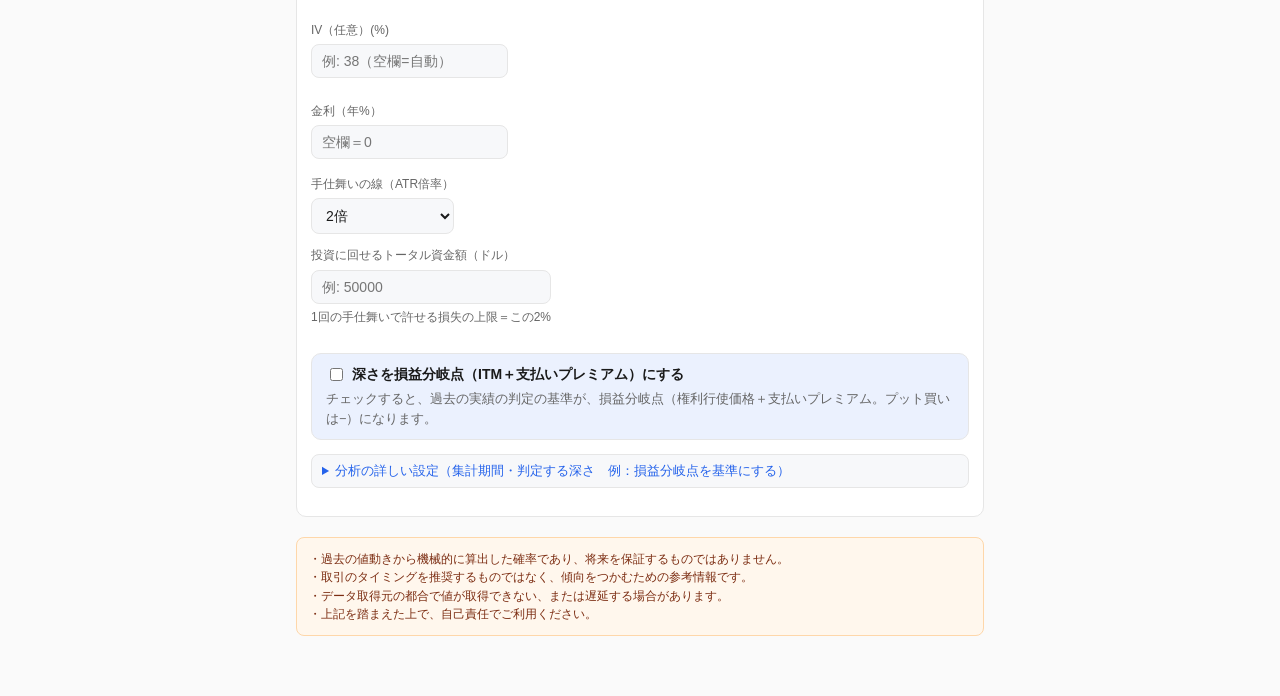
<file: site/buy.html>
<!doctype html><html lang="ja"><head><meta charset="utf-8">
<meta name="viewport" content="width=device-width,initial-scale=1">
<script>try{var t=JSON.parse(localStorage.getItem("pp_theme")||"{}");if(t.pal&&t.pal!=="genko")document.documentElement.setAttribute("data-pal",t.pal);if(t.mode==="dark"||t.mode==="light")document.documentElement.setAttribute("data-mode",t.mode);}catch(e){}</script>
<title>ITM分析ツール Ver2（買い）</title>
<link rel="stylesheet" href="css/style.css">
</head><body data-page="buy">
<div class="wrap">
  <div class="topbar"><h1>ITM分析ツール <span class="ver-badge">Ver2</span> <span class="ver-badge ver-buy">買い</span></h1><span class="pagenav"><a href="index.html"><b>売りページへ</b></a><button id="shareBtn" type="button" class="link-btn">共有リンクをコピー</button><a href="roll.html">ロールオーバー計算機</a><a href="guide.html">使い方・見方</a></span></div>
  <div id="theme-bar"></div>
  <p class="sub">このページは<b>買い建玉（コール買い・プット買い、ブルコール・ベアプット）</b>用です。売り建玉（プット売り・コール売り・スプレッド）は、<a href="index.html">売りページ</a>をお使いください。</p>
  <p class="sub">ティッカーを入力すると、過去の株価から「権利行使価格に対してどれくらいの確率でITM（権利行使価格を超える/下回る）になったか」を分析します。「買う条件」の下落率の判断材料と、固定の手仕舞い線（ここまで下がったら手仕舞う）も出します。米国株のみ対応。</p>
  <p class="sub" style="margin-top:-14px">入力内容は自動的にブラウザに保存され、次回開いたときも続きから再開できます。「共有リンクをコピー」で、別の端末でも同じ設定を開けます（データは別端末で再取得されます）。</p>

  <div id="pageNotice" class="notice" hidden></div>
  <div id="tabBar" class="tab-bar"></div>

  <div class="c2-top" id="topBand">
    <div class="c2-band" id="bandRow1"></div>
    <div class="c2-band" id="bandRow2" style="padding-top:0"></div>
    <nav class="c2-nav" id="bandNav" aria-label="セクションへ移動">
      <a href="#s1"><span class="n">1</span>最低条件</a>
      <a href="#s2"><span class="n">2</span>注文プラン</a>
      <a href="#s2b" hidden><span class="n">3</span>再検討</a>
      <a href="#sb7" hidden><span class="n">4</span>リスク確認</a>
      <a href="#s3" hidden><span class="n">5</span>過去の実績</a>
      <a href="#s4" hidden><span class="n">5(1)</span>HV</a>
      <a href="#s5" hidden><span class="n">5(2)</span>IV</a>
      <a href="#s6" hidden><span class="n">6</span>まとめ</a>
      <a href="#sb8" hidden><span class="n">7</span>注文まとめ</a>
    </nav>
  </div>

  <div class="flow">
    <b>使い方の流れ</b><br>
    １．<b>最低条件</b>（直近7営業日の値動き）を確認する<br>
    ２．いま考えている<b>注文プラン</b>を入れる<br>
    ３．<b>注文プランの再検討</b><br>
    　集計期間の比較のITM発生率をみて、楽観視するか慎重視するか、集計期間を選ぶ<br>
    ４．<b>リスク確認</b>により、損切ライン（手仕舞いの線）を確認する<br>
    ５．<b>過去の実績</b>をベースに、どの予想値を参考にするか検討する<br>
    　(1)HV：今の相場の荒れ具合<br>
    　(2)IV：今後の市場の見込み<br>
    ６．<b>まとめ</b><br>
    　いままで検討してきた注文設定をコーン図で確認し、実績、HV、IVを比較して、この注文で納得できるか判断する<br>
    ７．<b>注文まとめ</b><br>
    　この注文で良いか最終判断
  </div>

  <details class="sec" id="s1" open>
    <summary><span class="t"><span class="n">1</span>最低条件：直近7営業日の値動き</span><span class="d">エントリーの前提です。満たさないときは「最低条件：満たしていません」と表示します（下の画面は、そのまま見られます）。ティッカーも、ここで入力します</span></summary>
    <div class="body">
      <div class="card in-sec">
        <div class="form-row">
        <div class="field ticker-wrap">
          <label for="ticker">ティッカー</label>
          <input id="ticker" type="text" placeholder="AAPL" autocomplete="off">
          <div id="tickerHistoryDropdown" class="ticker-dropdown" hidden></div>
        </div>
        <button id="analyzeBtn" type="button">分析する</button>
        </div>
    <div id="latestPrice" class="latest-price" hidden></div>
    <div id="status"></div>
      </div>

  <div id="conditionCard" class="card in-sec" hidden>
    <h2 style="margin:0 0 10px;font-size:16px">エントリー条件（最低条件）と、直近7営業日の値動き</h2>
    <p class="sub" style="margin:0 0 10px">いまが、エントリーの前提になる値動きかを、直近の値動きで確認します。一番上の「本日」の行が、本日が何%変動したか（過去N営業日比較）です。この条件で絞り込んだ過去の結果は、「5 過去の実績」に出します。</p>
    <div class="form-row">
      <div class="field">
        <label for="conditionModeSelect" data-target="conditionExplain"
          data-note="値動き条件の判定方法を選びます。
「N営業日前と比較」は指定した1点だけを見る方式、「直近7営業日中の該当日数」は1〜7営業日前それぞれを見て、条件を満たす日数を数える方式です。">条件の種類</label>
        <select id="conditionModeSelect">
          <option value="lookback">N営業日前と比較</option>
          <option value="countWithin7">直近7営業日中の該当日数</option>
        </select>
      </div>
      <div class="field">
        <label for="minMatchDaysInput" data-target="conditionExplain"
          data-note="「直近7営業日中の該当日数」を選んだときに使います。
1〜7営業日前のうち、変化率条件を満たす日が何日あればエントリー日とみなすかを指定します。
「N営業日前と比較」を選んでいる間は使わないため入力できません。">該当日数(◯日以上)</label>
        <input id="minMatchDaysInput" type="number" step="1" min="1" max="7" value="3">
      </div>
    </div>
    <div class="form-row">
      <div class="field">
        <label for="momentumLookbackSelect" data-target="conditionExplain"
          data-note="「N営業日前と比較」を選んだときに使います。
何営業日前の株価と比較するかを指定します。
「直近7営業日中の該当日数」を選んでいる間は使わないため入力できません。">比較営業日数</label>
        <select id="momentumLookbackSelect"></select>
      </div>
    </div>
    <div class="form-row">
      <div class="field">
        <label for="momentumDirectionSelect" data-target="conditionExplain"
          data-note="株価が下落したときを対象にするか、上昇したときを対象にするかを選びます。">方向</label>
        <select id="momentumDirectionSelect">
          <option value="down">下落</option>
          <option value="up">上昇</option>
        </select>
      </div>
      <div class="field">
        <label for="momentumThresholdInput" data-target="conditionExplain"
          data-note="「方向」で選んだ向きに、指定した%以上変動した日を対象にします。">変化率(%以上)</label>
        <input id="momentumThresholdInput" type="number" step="0.5" min="0" value="5">
      </div>
    </div>
    <p class="sub" id="conditionModeNote" style="margin:-6px 0 10px"></p>
    <div class="gate" id="condGate" hidden></div>
    <div class="chart-title" style="margin-top:14px">直近7営業日の詳細マトリクス（各日の終値と、1〜7営業日前との比較。「本日」の行＝過去N営業日比較）</div>
    <div class="volatility-wrap"><table class="volatility-table cond-matrix" id="condMatrix"></table></div>
    <p class="sub" id="condMatrixNote" style="margin:8px 0 0"></p>
  </div>


  <div id="buyStudyCard" class="card in-sec" hidden>
    <h3 style="margin:0 0 8px;font-size:14px">買う条件の下落率は、何%がよいか（この銘柄の過去の結果）</h3>
    <p class="basis basis-act"><i></i><b>根拠：過去の実績</b>　上の「エントリー条件」の変化率（%以上）を変えて買った場合の、この銘柄の結果です。変化率を決める判断材料にします。</p>
    <div class="volatility-wrap"><table class="volatility-table bs-table">
      <thead><tr><th>買う条件<br>（1〜7営業日前との比較で、1日以上）</th><th>件数</th><th>オプション<br>（損益率）</th><th>線で手仕舞い<br>（平均保有）</th><th>（参考）線なしで<br>満期まで持つ<br>オプション平均</th><th></th></tr></thead>
      <tbody id="buyStudyBody"></tbody>
    </table></div>
    <p class="sub" id="buyStudyNote" style="margin:8px 0 0"></p>
  </div>
    </div>
  </details>

  <details class="sec" id="s2" open>
    <summary><span class="t"><span class="n">2</span>注文プラン</span><span class="d">「こう注文したい」という内容を、ここに入れます。入力欄は、1のティッカーと、ここだけです。分析は、このプランについて行います</span></summary>
    <div class="body">
      <div class="card in-sec" id="planInputsCard">
        <div class="order-head">
          <h3 style="margin:0;font-size:14px">注文の内容<span id="orderTypeLabel" style="font-size:14px;font-weight:400;color:var(--muted)"></span></h3>
          <button id="spBtn" type="button" class="sp-btn" aria-pressed="false" title="単体注文と、スプレッド(コール買い→ブルコール、プット買い→ベアプット)の注文を切り替えます。使わない側の入力欄は非表示になり、入力値は保持されます">SP</button>
        </div>
        <p class="sub" style="margin:0 0 10px">注文の条件を、ここにまとめます（「ブルコールへ切替」などのボタンで、スプレッド注文と単体注文を切り替えられます）。ティッカーは、一番上の「1 最低条件」で入力して、「分析する」を押してください。</p>
        <div class="form-row">
        <div class="field">
          <label for="typeSelect">取引タイプ</label>
          <select id="typeSelect"></select>
        </div>
        </div>
        <div class="form-row pair-row">
          <div class="field">
            <label for="ratioInput">権利行使価格の比率</label>
            <input id="ratioInput" type="number" step="0.01" min="0.01">
            <span class="field-hint" id="ratioEffHint"></span>
          </div>
          <div class="field">
            <label for="rrSellStrikeInput" data-target="orderExplain"
              data-note="権利行使価格です。証券会社のオプションチェーンで選んだ、実際の権利行使価格を入力します。
          比率は、その権利行使価格になるように自動で合わせます（例：終値645.04で、権利行使価格を650にすると、比率は1.0077になります）。逆に、比率を入力したときは、終値×比率を整数にした値が、権利行使価格になります（どちらか一方で決めます）。
          、比率から決めた整数の権利行使価格を使います。入力した値は、分析のITM確率・リスク確認・注文まとめなど、すべての計算に使います。">権利行使価格</label>
            <input id="rrSellStrikeInput" type="number" step="0.5" min="0" placeholder="空欄=終値×比率（整数）">
            <span class="field-hint" id="rrSellStrikeHint"></span>
          </div>
        </div>
    <div class="form-row ord-strikes" data-only="sp">
      <div class="field" data-only="sp">
        <label for="rrBuyStrikeInput" data-target="orderExplain"
          data-note="スプレッドの、売り建てる側の権利行使価格です。ブルコール(コール買い)は買い側より高い値、ベアプット(プット買い)は買い側より低い値を入力します。
買い側(比率・権利行使価格の欄)と売り側の権利行使価格を入力すると、その差額を「権利行使価格の差額」に自動で表示します。">売り側の権利行使価格</label>
        <input id="rrBuyStrikeInput" type="number" step="0.01" min="0" placeholder="例: 600">
        <span class="field-warn" id="rrBuyStrikeWarn"></span>
      </div>
    </div>
        <div class="form-row">
        <div class="field">
          <label for="windowDateInput" data-note="オプションの満期日を、日付で入力します（日付の欄をクリックすると、カレンダーから選べます）。
  入力した日付までの営業日数が、分析の「判定期間」になります（例：満期日まで25営業日なら、判定期間は25営業日）。
  選べる範囲は、基準日（最新の終値の日）の5営業日後から、252営業日後（約1年）までです。
  土日や祝日など休場日を入力した場合は、直前の営業日に直します。
  営業日数だけを保存するので、日付が進むと、満期日の日付は自動で後ろにずれます（営業日数は変わりません）。
  実際にその満期日があるかは、銘柄ごとに違うため、証券会社のオプションチェーンで確認してください。">満期日（判定期間）</label>
          <div class="field-inline">
            <input id="windowDateInput" type="date">
            <span class="field-hint" id="windowHint"></span>
          </div>
        </div>
        </div>
        <div class="form-row">
        <div class="field">
          <label for="planQtyInput">発注する枚数</label>
          <input id="planQtyInput" type="number" step="1" min="1" placeholder="例: 2">
          <span class="field-hint">空欄なら、固定の線に届いたときの損失が資金の2%に収まる最大枚数で計算します</span>
        </div>
        </div>
        <div class="form-row">
      <div class="field" data-only="buy">
        <label for="rrPayPremiumInput" data-target="orderExplain"
          data-note="オプションの買い手として支払うプレミアム額（1株あたりの合計額）です。
スプレッド（ブルコール・ベアプット）の場合は、ここに買い側の支払い額を入力し、売り側の受取額は、下の「受取プレミアム額（売り側）」に入力します（計算には、差し引き後の正味＝支払い−受取を使います。受取を空欄にしたときは、ここに入れた額を、そのまま正味とみなします）。
買い系は、差し引き後の正味の支払いが、そのまま最大損失額になります。">支払いプレミアム額</label>
        <input id="rrPayPremiumInput" type="number" step="0.01" min="0" placeholder="例: 4.00">
        <span class="field-hint" id="premJudge"></span>
      </div>
        </div>
        <div class="form-row">
      <div class="field" data-only="sp">
        <label for="rrRecvPremiumInput" data-target="orderExplain"
          data-note="スプレッドの、売り建てる側（売り側）で受け取るプレミアム額（1株あたり）です。任意です。
入力すると、差し引き後の正味（買い側の支払い − 売り側の受取）で、最大損失・最大利益・損益分岐点・リスク確認などを計算します。
空欄のときは、上の支払いプレミアム額を、差し引き後の正味とみなします（受取を引いた額を、直接入力してもかまいません）。">受取プレミアム額（売り側）</label>
        <input id="rrRecvPremiumInput" type="number" step="0.01" min="0" placeholder="例: 1.50（空欄=支払いが正味）">
        <span class="field-hint" id="recvHint"></span>
      </div>
        </div>
        <div class="form-row">
      <div class="field" data-only="buy">
        <label for="rrIvSellInput" data-target="orderExplain"
          data-note="買うオプションのIV（年率%）です。任意です。証券会社のオプションチェーンで、その権利行使価格の行に出ているIVを入力してください。
「5(2) IV」の表示（IV・IV÷HV・1σ・コーン図のIVの帯）に使います。
「4 リスク確認」と時間の経過の表は、支払いプレミアム額が入力されているときは、実際に払った金額を基準にするため、入力したIVではなく、支払いプレミアム額から逆算したIVで計算します（プレミアム未入力のときだけ、入力したIVを使います）。
空欄の場合は、入力した支払いプレミアム額に合うIVをツールが逆算して使います（支払いプレミアム額も空欄なら、リスク確認では、直近20営業日のHV×1.15を仮定します）。">IV（任意）(%)</label>
        <input id="rrIvSellInput" type="number" step="0.1" min="0" placeholder="例: 38（空欄=自動）">
      </div>
        </div>
        <div class="form-row">
        <div class="field" data-only="sp">
          <label for="rrIvBuyInput" data-target="orderExplain"
            data-note="スプレッドの、売り建てる側の権利行使価格のIV（年率%）です。任意です。
買い側のIV（上の欄）も入力したときだけ使います。空欄の場合は、買い側と同じIVとして計算します。
権利行使価格ごとにIVが違う（特にプットは、安い権利行使価格ほどIVが高い）ことを反映すると、スプレッドの価格の精度が上がります。支払いプレミアムを入力しているときは、2つのIVの差を保ったまま、全体の水準を、プレミアムに合うように逆算します。">IV（売り側）(%)</label>
          <input id="rrIvBuyInput" type="number" step="0.1" min="0" placeholder="任意（空欄=買い側と同じ）">
        </div>
        </div>
        <div class="form-row">
      <div class="field" data-only="buy">
        <label for="buyRateInput" data-target="orderExplain"
          data-note="金利（年%）です。米国債の利回り（無リスク金利）が目安です。
コールは、満期に権利行使価格を払うのが先になるため、金利が高いほど価格が高くなります（プットは逆に安くなります）。満期が長いほど影響が大きくなります（満期が約7ヶ月のコールで、金利4%なら、約7ドル）。
IVとプレミアムの両方を入力しているときは、金利は使いません（証券会社のIVは、金利を含めて計算された値のため、入力できません）。IVとプレミアムの片方だけのときは、より正確な分析が必要な場合に、金利を入力してください。">金利（年%）</label>
        <div class="field-inline">
          <input id="buyRateInput" type="number" step="0.01" min="0" placeholder="空欄＝0">
          <button type="button" class="sp-btn" id="buyRateBtn" hidden>米国債利回りを入れる</button>
        </div>
        <span class="field-hint" id="buyRateHint"></span>
      </div>
        </div>
        <div class="form-row">
      <div class="field" data-only="buy">
        <label for="buyAtrMultSelect" data-target="orderExplain"
          data-note="「ここまで下がったら手仕舞う」固定の線の幅を、ATR（直近10営業日の1日の値幅の平均）の何倍にするかを選びます（初期値は2倍）。
線は、買った日の終値から、ATR×倍率だけ下（プット買いは上）に引きます。買った時点で決めて、動かしません。トレンドの判定はしません。
倍率を大きくすると、手仕舞いになりにくく、平均と勝率は上がりますが、最悪の損失は深くなります（過去の検証）。2倍（初期値）は、3倍より損失は浅くなりますが、手仕舞いになる割合は高め（過去の検証で約6割）です。1倍は、すぐに手仕舞いになりやすく、あまり使われません。">手仕舞いの線（ATR倍率）</label>
        <select id="buyAtrMultSelect"><option value="2" selected>2倍</option><option value="3">3倍</option><option value="4">4倍</option><option value="5">5倍</option></select>
      </div>
        </div>
        <div class="form-row">
        <div class="field">
          <label for="riskCapitalInput">投資に回せるトータル資金額（ドル）</label>
          <input id="riskCapitalInput" type="number" step="100" min="0" placeholder="例: 50000">
          <span class="field-hint">1回の手仕舞いで許せる損失の上限＝この2%</span>
        </div>
        </div>
    <div class="form-row">
      <div class="field" data-only="sp">
        <label for="rrSpreadWidthInput" data-target="orderExplain"
          data-note="スプレッドで買う側と売る側の、2つの権利行使価格の差額(スプレッド幅)です。
売り系スプレッド(ブルプット/ベアコール)では、最大損失額＝スプレッド幅−受取プレミアム額の計算に使います。
買い系スプレッド(ブルコール/ベアプット)では、最大利益(差額−支払いプレミアム額)と、手仕舞いの線・リスク確認などの、スプレッドの価格の計算に使います(最大損失額＝支払いプレミアム額)。
権利行使価格は、一方がこのツールの比率で決まる値(売り系は売り建て側、買い系は買い建て側)で、もう一方はそこから差額分だけ離れた値です。
売りと買いの権利行使価格を入力したときは、その差額を自動で表示します（この欄は入力できなくなります）。">権利行使価格の差額</label>
        <input id="rrSpreadWidthInput" type="number" step="0.01" min="0" placeholder="例: 10.00">
        <span class="field-hint" id="rrWidthHint"></span>
      </div>
      <div class="field ord-premmode" data-only="sell">
        <div class="field" data-only="sp">
          <label data-target="orderExplain"
            data-note="受取プレミアムの入力方法を選びます。
「受取額を入力」＝差し引き後の正味の受取プレミアム額を、そのまま入力します（今まで通り）。
「売りと買いを入力」＝売り建て側と買い建て側のプレミアムを、それぞれ入力します。受取プレミアム額は、売り−買いで自動計算します。">受取プレミアムの入力方法</label>
          <div class="field-inline">
            <button type="button" class="sp-btn active" id="premModeNet">受取額を入力</button>
            <button type="button" class="sp-btn" id="premModeLegs">売りと買いを入力</button>
          </div>
        </div>
        <div class="form-row" id="premLegsRow" hidden style="margin:0">
          <div class="field"><label for="rrPremSellInput">売りのプレミアム（1株あたり）</label><input id="rrPremSellInput" type="number" step="0.01" min="0" placeholder="例: 3.20"></div>
          <div class="field"><label for="rrPremBuyInput">買いのプレミアム（1株あたり）</label><input id="rrPremBuyInput" type="number" step="0.01" min="0" placeholder="例: 2.00"></div>
        </div>
      </div>
      <div class="field" data-only="sell">
        <label for="rrPremiumInput" data-target="orderExplain"
          data-note="オプションの売り手として受け取るプレミアム額（1株あたりの合計額）です。
スプレッドの場合は、差し引き後の正味の額（受取−支払い）を入力してください。
損益分岐点・最大損失額などに使います。">受取プレミアム額</label>
        <input id="rrPremiumInput" type="number" step="0.01" min="0" placeholder="例: 1.20">
        <span class="field-hint" id="rrPremiumHint"></span>
      </div>
      <div class="field" data-only="sell">
        <label for="rrProfitRatioInput" data-target="orderExplain"
          data-note="受け取ったプレミアムのうち、反対売買（買い戻し）で何%を利益として確定させるつもりかを入力します（例: 80%＝2割を支払って決済）。
未入力の場合は、講座の基準の80%（8割利確）で計算します。
下の注文内容の1行表示（◯割利確）と、「決済の目安」の利確の支払い価格・利益額の計算に使います。">利確割合(%)</label>
        <input id="rrProfitRatioInput" type="number" step="1" min="0" max="100" placeholder="未入力=80%">
      </div>
      <div class="field" id="orderMaxLossField" hidden>
        <label data-target="orderExplain"
          data-note="売り系スプレッド(ブルプット/ベアコール)の、満期まで持った場合の最大損失額です。
権利行使価格の差額−受取プレミアム額で自動計算します（差額と受取プレミアム額を入力すると表示されます）。
利確割合の影響は受けません。">最大損失額</label>
        <div class="field-inline"><b id="orderMaxLoss" class="order-ticker">―</b><span class="field-hint" id="orderMaxLossHint"></span></div>
      </div>
    </div>
        <div class="be-box" data-only="buy">
          <label class="be-check"><input type="checkbox" id="beBaseCheck"> 深さを損益分岐点（ITM＋支払いプレミアム）にする</label>
          <span class="field-hint" id="beBaseHint">チェックすると、過去の実績の判定の基準が、損益分岐点（権利行使価格＋支払いプレミアム。プット買いは−）になります。</span>
        </div>
        <details class="mini">
          <summary>分析の詳しい設定（集計期間・判定する深さ　例：損益分岐点を基準にする）</summary>
          <div class="form-row" style="margin-top:8px">
          <div class="field">
            <label for="periodSelect">集計期間</label>
            <select id="periodSelect"></select>
          </div>
          <div class="field">
            <label for="rrDepthInput" data-target="resultExplain"
              data-note="権利行使価格からどれだけ深いITMに届いたら「ITM」とみなすかを、ドルで入力します。
    プット系は権利行使価格−◯ドル以下、コール系は権利行使価格＋◯ドル以上の終値になった日が「ITM」です。
    入力したドルは、現在の権利行使価格に対する割合(%)に換算して右隣に表示します。過去の各エントリーにも同じ割合を当てはめて判定します(過去は株価水準が今と違うため、ドルのまま当てはめずに割合にそろえています)。
    空欄(0ドル)なら、従来どおり権利行使価格を超えた(下回った)時点でITMです。
    この入力に沿って、ITM発生エントリー数・割合・延べ日数、総合判定、「過去の営業日ごとのITM確率」「エントリー日ごとのITM状況」が計算されます。判定は日々の終値のみで、日中の高値・安値は見ていません。">判定する深さ(権利行使価格±◯ドル　例：支払いプレミアム価格)</label>
            <div class="field-inline">
              <input id="rrDepthInput" type="number" step="0.01" min="0" placeholder="空欄=0ドル">
              <span class="field-hint" id="rrDepthPct"></span>
            </div>
          </div>
          </div>
        </details>
      </div>

      <div id="orderCard" class="card in-sec" hidden>
        <h3 style="margin:0 0 8px;font-size:14px">このプランの確認</h3>
    <div class="order-line" id="orderLine"></div>

        <div data-only="sell">
      <h3 style="margin:14px 0 8px;font-size:14px">決済の目安（利確・ロスカット）</h3>
      <div class="summary" id="orderExitSummary"></div>
      <p class="sub" id="orderExitNote" style="margin:8px 0 0"></p>


      <h3 style="margin:18px 0 8px;font-size:14px">満期日と、決済の目安日</h3>
      <div class="summary" id="expirySummary"></div>
      <p class="sub" id="expiryNote" style="margin:8px 0 0"></p>

        </div>
    <h3 style="margin:14px 0 8px;font-size:14px">損益分岐点（満期時の株価）</h3>
    <div class="summary" id="rrBreakEvenSummary"></div>
      </div>
    </div>
  </details>

  <details class="sec" id="s2b" open hidden>
    <summary><span class="t"><span class="n">3</span>注文プランの再検討</span><span class="d">集計期間を見直します。ここで決めた集計期間で、以降の「過去の実績」などを見ます</span></summary>
    <div class="body">
  <div id="periodCompareCard" class="card in-sec" hidden>
    <h3 style="margin:0 0 8px;font-size:14px">集計期間を変えると、ITM発生率はどう変わるか（慎重な見方の基準）</h3>
    <p class="basis basis-act"><i></i><b>根拠：過去の実績</b>　いまの注文プラン（権利行使価格・満期・判定の基準）のまま、集計期間だけを変えた結果です。</p>
    <p class="period-min-note" id="periodMinNote"></p>
    <div class="volatility-wrap"><table class="volatility-table bs-table">
      <thead><tr><th>集計期間</th><th>エントリー件数</th><th>期間中に一度でもITM<br>（ITM発生率）</th><th>満期時にITM</th><th></th></tr></thead>
      <tbody id="periodCompareBody"></tbody>
    </table></div>
    <p class="sub" id="periodCompareNote" style="margin:8px 0 0"></p>
  </div>

  <div id="ratioCard" class="card in-sec" hidden>
    <h2 style="margin:0 0 6px;font-size:16px">他の権利行使価格なら、実績はどうか（推奨比率の逆算・採用）</h2>
    <p class="basis basis-act"><i></i><b>基準：過去の実績</b>　この逆算で使う「ITM発生率」は、下の「過去の実績」（分析結果）と同じ計算です。<b>IV・HVは基準に使っていません</b>（右の列に、参考として並べています）。</p>
    <p class="sub" style="margin:0 0 10px">「ITM発生率を◯%以下にしたい」から、<b>条件に合う権利行使価格（整数）</b>を探します。1%刻みの比率に当たる整数の権利行使価格を、現在値に近い側から並べ、過去の実績（分析結果と同じ計算）でITM発生率を求めて、条件を満たす<b>最も現在値に近い権利行使価格</b>（受取が多くなる側）を選びます。満期日・判定する深さ・集計期間は、いまの入力のままです。</p>
    <div class="form-row">
      <div class="field">
        <label for="ratioTargetInput">目標：ITM発生率（%以下：過去データから算出）</label>
        <input id="ratioTargetInput" type="number" step="0.5" min="0" max="100" value="5">
      </div>
      <div class="field">
        <label for="ratioMinPremInput">受取プレミアムの下限（講座は0.45）</label>
        <input id="ratioMinPremInput" type="number" step="0.01" min="0" value="0.45">
      </div>
    </div>
    <p class="sub" id="ratioPremHint" style="margin:-4px 0 10px"></p>
    <div class="summary" id="ratioSummary"></div>
    <div id="ratioActions" style="margin:0 0 12px"></div>
    <div class="chart-title">比率ごとの一覧</div>
    <div class="ratio-step" id="ratioStepBtns" role="group" aria-label="一覧の権利行使価格の刻み">
      <span class="field-hint">表示する権利行使価格の刻み：</span>
      <button type="button" class="sp-btn" data-step="ratio">比率1%ごと</button>
      <button type="button" class="sp-btn" data-step="1">1ドル</button>
      <button type="button" class="sp-btn" data-step="5">5ドル</button>
      <button type="button" class="sp-btn" data-step="10">10ドル</button>
    </div>
    <div class="volatility-wrap ratio-table-wrap">
      <table class="volatility-table ratio-table">
        <thead><tr><th>権利行使価格<br>（比率）</th><th>ITM発生率<br>（実績）と判定</th><th>参考（基準外）<br>満期時ITM率(HV換算)<br>受取(理論：IV計算)</th><th></th></tr></thead>
        <tbody id="ratioBody"></tbody>
      </table>
    </div>
    <p class="sub" id="ratioNote" style="margin:8px 0 0"></p>
  </div>

  <p id="periodBasisNote" class="sub period-basis-note" hidden></p>
    </div>
  </details>

  <details class="sec" id="sb7" data-only="buy" open hidden>
    <summary><span class="t"><span class="n">4</span>リスク確認：ここまで下がったら手仕舞う（固定の線）</span><span class="d">買った時点で決めて動かさない線。線に届いたときの損失と、資金の2%に収まる数量を、ATR倍率ごとに並べます</span></summary>
    <div class="body">
      <div id="buyRiskCard" class="card in-sec" hidden>
        <p class="basis basis-none"><i></i><b>根拠：ATR（直近の値幅）とBlack-Scholesの理論価格</b>　Pineの「ATR×倍率」の考え方を、<b>買った時点で決める固定の線</b>としてだけ使います。トレンドの判定や、日々の切り上げは使いません。</p>
        <div class="summary" id="buyRiskSummary"></div>
        <div class="volatility-wrap"><table class="volatility-table bs-table">
          <thead><tr><th>ATR倍率</th><th>線の価格<br>（買った日の終値から）</th><th>線に届いたときの<br>オプション価格</th><th>オプションの損失<br>（1枚・資金2%の枚数）</th></tr></thead>
          <tbody id="buyRiskBody"></tbody>
        </table></div>
        <p class="sub" id="buyRiskNote" style="margin:8px 0 0"></p>

        <h3 style="margin:18px 0 8px;font-size:14px">株価が変わらず、時間が経った場合のオプション価格（IVの変化別）</h3>
        <p class="sub" id="buyTimeIntro" style="margin:0 0 8px"></p>
        <div class="volatility-wrap"><table class="volatility-table stress-table">
          <thead id="buyTimeHead"></thead>
          <tbody id="buyTimeBody"></tbody>
        </table></div>
        <p class="sub" id="buyTimeNote" style="margin:8px 0 0"></p>
      </div>
    </div>
  </details>

  <details class="sec" id="s3" open hidden>
    <summary><span class="t"><span class="n">5</span>過去の実績：この条件で、過去に実際どうだったか</span><span class="d">根拠＝過去の実績。ここがすべての土台です（ITM発生率・総合判定・ヒートマップ。他の権利行使価格の実績を見て「採用」もここで）</span></summary>
    <div class="body">
  <div id="result" class="card in-sec" hidden>
    <div class="result-head">
      <div>
        <div style="font-size:14px;font-weight:700;margin:0 0 2px">集計期間内の全エントリー日でITMになったかを判定</div>
        <h2 style="margin:0;font-size:14px;font-weight:400"><span id="symbolLabel"></span> の過去の実績（分析結果）<span id="resultTypeLabel" style="font-size:14px;font-weight:400;color:var(--muted)"></span></h2>
      </div>
    </div>
    <div id="todayCard" class="sub" style="margin:4px 0 8px" hidden>集計期間：<span id="todayRange"></span>（<b id="todayDate">―</b>営業日）　終値：<b id="todayClose">―</b>（<span id="todayCloseDate"></span>）</div>
    <p class="basis basis-act"><i></i><b>根拠：過去の実績</b>　集計期間のデータを使い、「同じ条件でエントリーしていたら、実際にどうなったか」を数えたものです。将来の予測ではありません。</p>
    <p class="sub" style="margin:0 0 10px"><b>判定基準：</b>権利行使価格（各エントリー日の終値 × 比率）。「2 注文プラン」の「判定する深さ」を入力した場合は、権利行使価格から◯ドル以上深いITMになったかを判定します（空欄＝一度でもITM）。</p>
    <div class="summary">
      <div class="stat" data-target="resultExplain" data-note="集計期間の営業日日数から、判定期間の分を差し引いた日数です。
この日数分が、実際に計算できる「取引開始日」の件数になります。">
        <div class="stat-head"><span class="stat-name">集計期間の営業日日数：</span><b id="entryCount">―</b></div><span class="stat-line">判定期間分マイナス</span></div>
      <div class="stat" data-target="resultExplain" data-note="判定件数のうち、判定期間内に1日でもITMになった「取引開始日」の実数です。
（「判定する深さ」を入力した場合は、その深さ以上のITMで数えます。ラベルにも「ITM（◯ドル）」と表示されます）
ITMが良い結果か悪い結果かは取引タイプにより異なります。">
        <div class="stat-head"><span class="stat-name">ITM<span class="dep-sfx"></span>発生エントリー数：</span><b id="itmCount">―</b></div></div>
      <div class="stat" data-target="resultExplain" data-note="全エントリー日について、判定期間内でITMだった日数を合計したものです。
（「判定する深さ」を入力した場合は、その深さ以上のITMで数えます。ラベルにも「ITM（◯ドル）」と表示されます）
下のヒートマップの色の濃淡（セルごとのITM日数）の総和にあたります。
1つのエントリーが何日もITMのままだと大きくなるため、ITM発生エントリー数とは異なる指標です。">
        <div class="stat-head"><span class="stat-name">ITM<span class="dep-sfx"></span>発生延べ日数：</span><b id="totalItmDays">―</b></div></div>
      <div class="stat" data-target="resultExplain" data-note="ITM発生エントリー数 ÷ 判定件数。
（「判定する深さ」を入力した場合は、その深さ以上のITMで数えます。ラベルにも「ITM（◯ドル）」と表示されます）
売り(プット売/コール売)は低いほど、買い(コール買/プット買)は高いほど有利です。
「損益分岐点を基準にする」にチェックを入れているときは、期間中に一度でも損益分岐点（権利行使価格＋支払いプレミアム額。プット買いは−）を超えた割合です（満期時に利益だった割合ではありません。満期時の割合は、「過去の営業日ごとの損益分岐点以上の確率」の一番右の棒です）。チェックを入れていないときは、期間中に一度でも権利行使価格を超えた割合です。">
        <div class="stat-head"><span class="stat-name">ITM<span class="dep-sfx"></span>発生エントリー数の割合：</span><b id="overallProb">―</b></div></div>
      <div class="stat" id="recoveryAvgStat" data-target="resultExplain" data-note="">
        <div class="stat-head"><span class="stat-name">OTMに戻るまでの平均日数（参考）：</span><b id="recoveryAvg">―</b></div><span class="stat-sub" id="recoveryAvgSub"></span></div>
      <div class="stat" id="recoveryUnrecStat" data-target="resultExplain" data-note="">
        <div class="stat-head"><span class="stat-name">OTMに戻らなかった割合（参考）：</span><b id="recoveryUnrec">―</b></div><span class="stat-sub" id="recoveryUnrecSub"></span></div>
      <div class="stat" data-target="resultExplain" data-note="ITM発生エントリー数の割合を、そのタイプにとって有利な方向の確率に変換して7段階評価したものです。
赤に近いほど有利、紫に近いほど不利を表します（詳細マトリクスと共通の配色です）。">
        <div class="stat-head"><span class="stat-name">総合判定：</span><span class="badge" id="badge">―</span></div></div>
    </div>
    <div class="risk-box" id="depthRiskBox" hidden>
      <div id="depthRiskLine"></div>
      <div class="risk-note">※ 満期時の価値（権利行使価格との差）を基準にした目安です。受取プレミアムは差し引いていません。満期前は時間価値が残るため、実際の含み損はこれより小さいことがあります。</div>
    </div>
    <div class="hm-legend" id="badgeLegend"></div>

    <div class="chart-title" id="dayProbTitle" data-target="dayProbExplain"
      data-note="各営業日について、エントリー日のうち何%が、その日の終値でITMになっていたかを示します（判定する深さを入力した場合は、その深さ以上のITM）。
バーの色はその日のITM率（絶対値）を6段階で表したもので、有利/不利の向きとは連動していません。
右の「OTM確率に切替」ボタンを押すと、この表示がOTM確率（＝100%−ITM確率）に反転します（もう一度押すと元に戻ります）。OTM表示のときは、すぐ下の「エントリー日ごとのITM状況」もOTM表示（判定期間のうちOTMだった日数の割合）に切り替わります。
OTM表示のバーの色は、OTM率の7段階（0〜60%、60〜70%、70〜80%、80〜85%、85〜90%、90〜95%、95%以上）で、売りは暖色系、買いは寒色系です。判定する深さを入力している場合のOTMは「その深さのITMではなかった」ことを指します。">過去の営業日ごとの<span id="dayProbKind">ITM</span><span id="dayProbDepth"></span>確率</div>
    <button type="button" id="otmToggleBtn" class="sp-btn otm-toggle" aria-pressed="false" title="ITM確率とOTM確率の表示を切り替えます">OTM確率に切替</button>
    <div id="chartWrap"></div>
    <div class="hm-legend" id="dayProbLegend"></div>

    <div class="chart-title" id="entryHeatmapTitle" data-target="entryHeatmapExplain"
      data-note="集計期間内の取引開始日を1マスずつ時系列に並べ、その日から判定期間内でITMだった日数を色で表したものです（判定する深さを入力した場合は、その深さ以上のITMだった日数）。
色は日数（絶対値）を7段階で表したもので、有利/不利の向きとは連動していません。
上の「過去の営業日ごとのITM確率」の切替ボタンでOTM表示にすると、判定期間のうちOTMだった日数を判定期間に対する割合（%）で表し、クリックしたときは「◯%（◯日間）」の形で表示します。色はOTM率の7段階（0〜60%、60〜70%、70〜80%、80〜85%、85〜90%、90〜95%、95%以上）で、売りは暖色系、買いは寒色系です。">エントリー日ごとの<span id="heatmapKind">ITM</span><span id="heatmapDepth"></span>状況（クリックすると日付を表示）</div>
    <div id="heatmapWrap"></div>
    <div class="hm-legend" id="entryHeatmapLegend"></div>

    <div class="chart-title" id="depthHeatmapTitle" data-target="depthHeatmapExplain"
      data-note="上の「エントリー日ごとのITM状況」が日数を表すのに対し、こちらは深さを表します。
各エントリー日から判定期間内に、終値が権利行使価格から最も深く入った割合(%)を色で示します（プット系は下回った分、コール系は上回った分。一度もITMにならなかった日は0%）。
「一瞬だけ深く入った日」と「浅いまま長く続いた日」を区別できます。
色は%の絶対値で、売りは深いほど不利(紫に近い)、買いは深いほど有利(赤に近い)という向きです。
「判定する深さ」を入力している場合は、その深さ以上に届いた日に枠線が付きます。
マスをクリックすると、日付と、最大ITM深さ・最大OTM深さのそれぞれの値(%)、最大になった日付とエントリーから何営業日後かが表示されます(どちらが先に起きたかを見るため)。">エントリー日ごとの最大ITM深さ（クリックすると日付を表示）</div>
    <div id="depthHeatmapWrap"></div>
    <div class="hm-legend" id="depthHeatmapLegend"></div>

    <div class="chart-title" id="otmHeatmapTitle" data-target="otmHeatmapExplain"
      data-note="「最大ITM深さ」の逆で、各エントリー日から判定期間内に、終値が権利行使価格からOTM側(プット系は上、コール系は下)に最も深く離れた割合(%)を色で示します。一度もOTMにならなかった日は0%です。
色は%の絶対値で、段階は最大ITM深さと同じです。色の向きは、売り(プット売・コール売)のOTMは暖色系(深いほど赤)、買い(コール買・プット買)のOTMは寒色系(深いほど紫)です。
マスをクリックすると、日付と、最大ITM深さ・最大OTM深さのそれぞれの値(%)、最大になった日付とエントリーから何営業日後かが表示されます(どちらが先に起きたかを見るため)。">エントリー日ごとの最大OTM深さ（クリックすると日付を表示）</div>
    <div id="otmHeatmapWrap"></div>
    <div class="hm-legend" id="otmHeatmapLegend"></div>

    <p style="margin:14px 0 0"><button id="openDetailBtn" type="button" class="btn-outline">詳細マトリクスを別ページで見る（元Excel形式）</button></p>
  </div>

  <div id="condResultCard" class="card in-sec" hidden>
    <h3 style="margin:0 0 8px;font-size:14px">1の「エントリー条件」に当てはまった日だけに絞った、過去の実績</h3>
    <p class="basis basis-act"><i></i><b>根拠：過去の実績</b>　上の実績（全エントリー日）のうち、1の「エントリー条件」に当てはまった日だけに絞って数えたものです。</p>
    <div class="summary">
      <div class="stat" data-target="conditionExplain" data-note="集計期間（− 判定期間など）の中で、指定した値動き条件に当てはまった日数です。">
        <div class="stat-head"><span class="stat-name">該当日数：</span><b id="matchedCount">―</b></div></div>
      <div class="stat" data-target="conditionExplain" data-note="該当日数のうち、判定期間内に1日でもITMになった日の実数です。
（「判定する深さ」を入力した場合は、その深さ以上のITMで数えます。ラベルにも「ITM（◯ドル）」と表示されます）">
        <div class="stat-head"><span class="stat-name">ITM<span class="dep-sfx"></span>発生エントリー数：</span><b id="matchedItmCount">―</b></div></div>
      <div class="stat" data-target="conditionExplain" data-note="該当日について、判定期間内でITMだった日数を合計したものです。
（「判定する深さ」を入力した場合は、その深さ以上のITMで数えます。ラベルにも「ITM（◯ドル）」と表示されます）
1つのエントリーが何日もITMのままだと大きくなるため、ITM発生エントリー数とは異なる指標です。">
        <div class="stat-head"><span class="stat-name">ITM<span class="dep-sfx"></span>発生延べ日数：</span><b id="matchedTotalItmDays">―</b></div></div>
      <div class="stat" data-target="conditionExplain" data-note="ITM発生エントリー数 ÷ 該当日数。
（「判定する深さ」を入力した場合は、その深さ以上のITMで数えます。ラベルにも「ITM（◯ドル）」と表示されます）
条件に当てはまった日だけで見た割合です。">
        <div class="stat-head"><span class="stat-name">ITM<span class="dep-sfx"></span>発生エントリー数の割合：</span><b id="matchedProb">―</b></div></div>
      <div class="stat" data-target="conditionExplain" data-note="今の値動きが、上で指定した条件に当てはまるかどうかです。">
        <div class="stat-head"><span class="stat-name">本日はこの条件に：</span><span class="badge" id="todayMatchBadge">―</span></div></div>
    </div>
  </div>

  <details class="mini" id="volDetails" hidden>
    <summary>参考：過去の値動きの大きさ（変動幅の統計）を見る</summary>
  <div id="volatilityCard" class="card in-sec" hidden>
    <h2 class="card-title-toggle" style="margin:0 0 10px;font-size:16px" data-note="取得済みの全データ（最大1,300営業日＝約5年）を使い、期間ごとに「どれくらい値が動きやすいか」を集計したものです。
平均変動幅・各最大値は上昇/下落を問わず全データから算出し、「直近1年の変動幅(額)」のみ直近1年のデータに限定して金額で算出します（株価水準が過去と大きく変わっている場合、金額は直近のデータの方が実態に近いため）。
「直近1年の変動幅(額)」も平均額です。その期間だけ離れた2点間の価格差(絶対値)を、直近1年のデータの中ですべて求めて平均しています。
「最大上昇率・最大下落率(始点→終点)」は、ちょうどその期間だけ離れた2点間の騰落率の最大値です。途中でいったん動いて戻った分は反映されません。
「期間内最大上昇率(安値→高値)・期間内最大下落率(高値→安値)」は、その期間の窓の途中の最安値から最高値への上昇、最高値から最安値への下落(ドローダウン)を、すべての窓で求めた最大値です。
ドローダウンは、窓の途中のどこが最高値・最安値でもよく、売りで「保有中に最大どこまで含み損になり得たか」を見る目安になります。">変動幅の統計</h2>
    <div class="volatility-wrap">
    <table class="volatility-table">
      <thead>
        <tr><th>期間</th><th>平均変動幅(%)</th><th>最大上昇率<br>(始点→終点)</th><th>最大下落率<br>(始点→終点)</th><th>期間内最大上昇率<br>(安値→高値)</th><th>期間内最大下落率<br>(高値→安値)</th><th>直近1年の変動幅(額)</th></tr>
      </thead>
      <tbody id="volatilityTableBody"></tbody>
    </table>
    </div>
  </div>

  </details>

    </div>
  </details>

  <details class="sec" id="s4" open hidden>
    <summary><span class="t"><span class="n">5(1)</span>HV：過去の値動きの大きさ（実績の背景）</span><span class="d">根拠＝HV。いまは、実績を調べた期間より荒れているか。権利行使価格は、満期までの値動きの何σ先か</span></summary>
    <div class="body">
  <div id="hvCard" class="card in-sec" hidden>
    <h2 class="card-title-toggle" style="margin:0 0 10px;font-size:16px" data-note="HV（歴史的ボラティリティ）は、過去の日々の値動き（終値の騰落率）のばらつきを、1年あたりの%に換算した値です。大きいほど、株価が大きく動いていたことを表します。
このツールは終値だけから計算します。オプション価格に織り込まれた将来の変動の大きさ（IV）とは別のもので、IVはここでは取得できません。
取得済みの全データ（最大1,300営業日＝約5年）のうち、基準日（最新の終値の日）までを使います。">HV（歴史的ボラティリティ）</h2>
    <p class="basis basis-hv"><i></i><b>根拠：HV</b>　過去の実績の「ふだんの荒れ具合」と比べて、いまがどうかを見ます。HVから計算した理論値で、実際に起きたことそのものではありません。</p>
    <p class="sub" style="margin:0 0 10px">過去の値動きの大きさを、年率換算の%で表します。まず、<b>満期と同じ長さのHV</b>（「6 まとめ」のグラフと「1σの値動き」の計算に使う値）を表示します。カードをクリックすると、過去1年のHVの推移グラフが出ます。</p>
    <div class="chart-title" id="hvMatchTitle" style="margin-top:4px">満期と同じ長さのHV（年率）</div>
    <div class="summary" id="hvMatchSummary"></div>
    <div class="summary" id="hvTheorySummary"></div>
    <p class="sub" id="hvTheoryNote" style="margin:8px 0 0"></p>
  </div>
    </div>
  </details>

  <details class="sec" id="s5" open hidden>
    <summary><span class="t"><span class="n">5(2)</span>IV：市場のこれからの見込み</span><span class="d">根拠＝IV。市場は、過去（HV）より大きな動きを見込んでいるか。支払うプレミアムは、割高か割安か</span></summary>
    <div class="body">
      <div class="card in-sec" id="compareCard">
        <p class="basis basis-iv"><i></i><b>根拠：IV</b>　オプション価格に織り込まれた、市場のこれからの見込みです。実際に起きたこと（実績）ではなく、将来への見方です。</p>
        <h3 style="margin:0 0 8px;font-size:14px" id="ivHvTitle">IVとHVの比較（市場の見込みは、過去の値動きより高めか低めか。買い手は、高いほど割高）</h3>
        <div class="summary" id="ivHvSummary"></div>
        <p class="sub" id="ivHvNote" style="margin:8px 0 0"></p>
      </div>
    </div>
  </details>

  <details class="sec" id="s6" open hidden>
    <summary><span class="t"><span class="n">6</span>まとめ：見方を並べて、納得できるか確認する</span><span class="d">最低条件・実績・HV・IVを1枚に並べ、ITM確率の3点比較で、見方がそろっているかを見ます</span></summary>
    <div class="body">
      <div class="card in-sec" id="conclusionCard">
        <h3 style="margin:0 0 8px;font-size:14px">ここまでの見方を、1枚にまとめる</h3>
        <p class="sub" style="margin:0 0 8px">1〜5で見たことを、順に並べました。上から「前提の値動き」→「過去の実績（土台）」→「HV（いまの荒れ具合）」→「IV（これからの見込み）」→「固定の手仕舞い線」の順です。</p>
        <div class="volatility-wrap"><table class="volatility-table concl-table"><thead><tr><th>順</th><th>根拠</th><th>結果</th><th>読み方</th></tr></thead><tbody id="conclBody"></tbody></table></div>
        <h3 style="margin:16px 0 8px;font-size:14px" id="ivConeTitle">満期までの値動きの目安と、権利行使価格の位置（3つの見方を重ねる）</h3>
        <div class="cone-zoom">
          <button type="button" class="sp-btn" id="coneFocusBtn" aria-pressed="false">ITMの水準の拡大図を見る</button>
          <span class="field-hint">ITMの水準（赤い破線）のまわりは線が重なりやすいため、そこだけを拡大して見られます</span>
        </div>
        <div id="ivConeWrap" class="hv-cone"></div>
        <div class="sub cone-legend" id="ivConeLegend" style="margin:4px 0 0"></div>
        <div>
        <h3 style="margin:16px 0 8px;font-size:14px" id="cmp3Title">ITMになる確率を、3つの見方で並べる</h3>
        <div class="cmp3" id="ivHvCompare"></div>
        <div class="guide">
          <h4>この3つの見比べ方と、わかること</h4>
          <ol>
            <li><b>実績を、判断の中心に置く</b>：過去にこの条件で、実際に起きた割合です。</li>
            <li><b>HV換算 − 実績</b>：HV換算が実績より大きいときは、いまが過去の平均より荒れている可能性があります（HVの「ふだん（中央値）」と見比べます）。</li>
            <li><b>IV換算 − HV換算</b>：IV換算のほうが大きいときは、市場が、直近の実際の値動きより大きな動きを見込んでいます。買い手が支払うプレミアムは、割高になります。</li>
            <li><b>IV換算 と 実績</b>：IV換算が実績より大きければ、支払うプレミアムは、過去の実績に対して割高な可能性があります。小さければ、割安な可能性があります。</li>
            <li><b>3つが近い</b>なら、見方がそろっています。<b>離れている</b>ときは、期間・荒れ具合・市場の見込み・調べた期間の偏りのどれが原因かを、確認します。</li>
          </ol>
          <p class="sub" style="margin:8px 0 0">※IV・HV換算は「満期時に」ITMになる理論上の確率、実績は「期間中に一度でも」ITMに届いた割合です。定義が違うため、数字をそのまま同じものとして比べないでください。いずれも将来を保証するものではありません。</p>
        </div>
        </div>
      </div>
    </div>
  </details>

  <details class="sec" id="sb8" data-only="buy" open hidden>
    <summary><span class="t"><span class="n">7</span>注文まとめ</span><span class="d">最終的な注文（買いの指値・枚数・手仕舞いの線・損失）。ここまでの入力と選択が、すべて反映されます</span></summary>
    <div class="body">
      <div id="buyPlanCard" class="card in-sec" hidden>
        <h2 style="margin:0 0 6px;font-size:16px">注文まとめ（買い注文・手仕舞いの線・損失）</h2>
        <p class="sub" style="margin:0 0 10px">分析結果をもとに、最終的にどのような注文を出すかを、1か所にまとめます。支払いプレミアム・トータル資金額を入力すると、枚数・損失が埋まります。</p>
        <div class="volatility-wrap"><table class="volatility-table plan-table"><tbody id="buyPlanBody"></tbody></table></div>
        <div style="margin-top:10px"><button type="button" class="sp-btn" id="buyPlanCopyBtn">まとめをコピー</button> <span class="field-hint" id="buyPlanCopyHint"></span></div>
      </div>
    </div>
  </details>

  <details class="sec" id="s7" data-only="sell" open hidden>
    <summary><span class="t"><span class="n">7</span>リスク確認と、損切りの目安</span><span class="d">採用したプランについて、ストレステストと、IV×時間の表をタブで切り替えて見ます。損切りは、資金の2%まで</span></summary>
    <div class="body">
      <div class="card in-sec" id="riskCard">
        <div class="risk-tabs" role="tablist">
          <button type="button" class="sp-btn active" id="riskTabStress" role="tab" aria-selected="true">株価が動いた場合（ストレステスト）</button>
          <button type="button" class="sp-btn" id="riskTabTime" role="tab" aria-selected="false">株価が変わらず時間が経った場合</button>
        </div>
        <div id="stressWrap">
        <h3 style="margin:10px 0 8px;font-size:14px" id="stressTitle">株価が動いたときの現在値の目安（ストレステスト）</h3>
        <p class="sub" id="stressIntro" style="margin:0 0 8px"></p>
        <div class="volatility-wrap">
          <table class="volatility-table stress-table" id="stressTable">
            <thead id="stressHead"></thead>
            <tbody id="stressBody"></tbody>
          </table>
        </div>
        <p class="sub" id="stressNote" style="margin:8px 0 0"></p>

        </div>
        <div id="ivTimeWrap" hidden>
        <h3 style="margin:10px 0 8px;font-size:14px" id="ivTimeTitle">IVの変化と時間の経過の影響（株価が変わらない場合）</h3>
        <p class="sub" id="ivTimeIntro" style="margin:0 0 8px"></p>
        <div class="volatility-wrap">
          <table class="volatility-table stress-table" id="ivTimeTable">
            <thead id="ivTimeHead"></thead>
            <tbody id="ivTimeBody"></tbody>
          </table>
        </div>
        <p class="sub" id="ivTimeNote" style="margin:8px 0 0"></p>
        </div>
      <h3 style="margin:18px 0 8px;font-size:14px" id="riskTitle">損切りの目安（資金の2%まで）とリスクリワード</h3>
      <p class="sub" style="margin:0 0 8px">1回の損切りで許せる損失を、投資に回せるトータル資金額の2%とします。2の注文プランで、トータル資金額と発注する枚数を入れると、損失が2%になる買い戻し価格（損切りの目安の上限）が決まり、リスクリワードを出します。この価格以上になる場面には、2つの表（上のタブで切り替え）のどちらにも、「資金2%超」の印が付きます。表のセルをクリックして、設定した損切ラインを選ぶこともできます（任意）。</p>
      <div class="summary" id="riskSummary"></div>
      <p style="margin:8px 0 0"><button type="button" id="riskClearPick" class="btn-outline" hidden>損切ラインの設定を外す</button></p>
      <p class="sub" id="riskNote" style="margin:8px 0 0"></p>

      </div>
    </div>
  </details>

  <details class="sec" id="s8" data-only="sell" open hidden>
    <summary><span class="t"><span class="n">8</span>注文まとめ</span><span class="d">最終的な注文（売りの指値・利確・損切り・枚数）。ここまでの入力と選択が、すべて反映されます</span></summary>
    <div class="body">
  <div id="planCard" class="card in-sec" hidden>
    <h2 style="margin:0 0 6px;font-size:16px">注文まとめ（P売り注文・利確・損切り）</h2>
    <p class="sub" style="margin:0 0 10px">分析結果をもとに、最終的にどのような注文を出すかを、1か所にまとめます。受取プレミアム・設定した損切ライン（ストレステストの表で選択）・トータル資金額を入力すると、利確・損切りの指値、枚数、リスクリワードが埋まります。</p>
    <div class="volatility-wrap"><table class="volatility-table plan-table"><tbody id="planBody"></tbody></table></div>
    <div style="margin-top:10px"><button type="button" class="sp-btn" id="planCopyBtn">まとめをコピー</button> <span class="field-hint" id="planCopyHint"></span></div>
  </div>

    </div>
  </details>

  <div class="disc">
    ・過去の値動きから機械的に算出した確率であり、将来を保証するものではありません。<br>
    ・取引のタイミングを推奨するものではなく、傾向をつかむための参考情報です。<br>
    ・データ取得元の都合で値が取得できない、または遅延する場合があります。<br>
    ・上記を踏まえた上で、自己責任でご利用ください。
  </div>
</div>
<script type="module" src="js/app.js"></script>
</body></html>
</file>
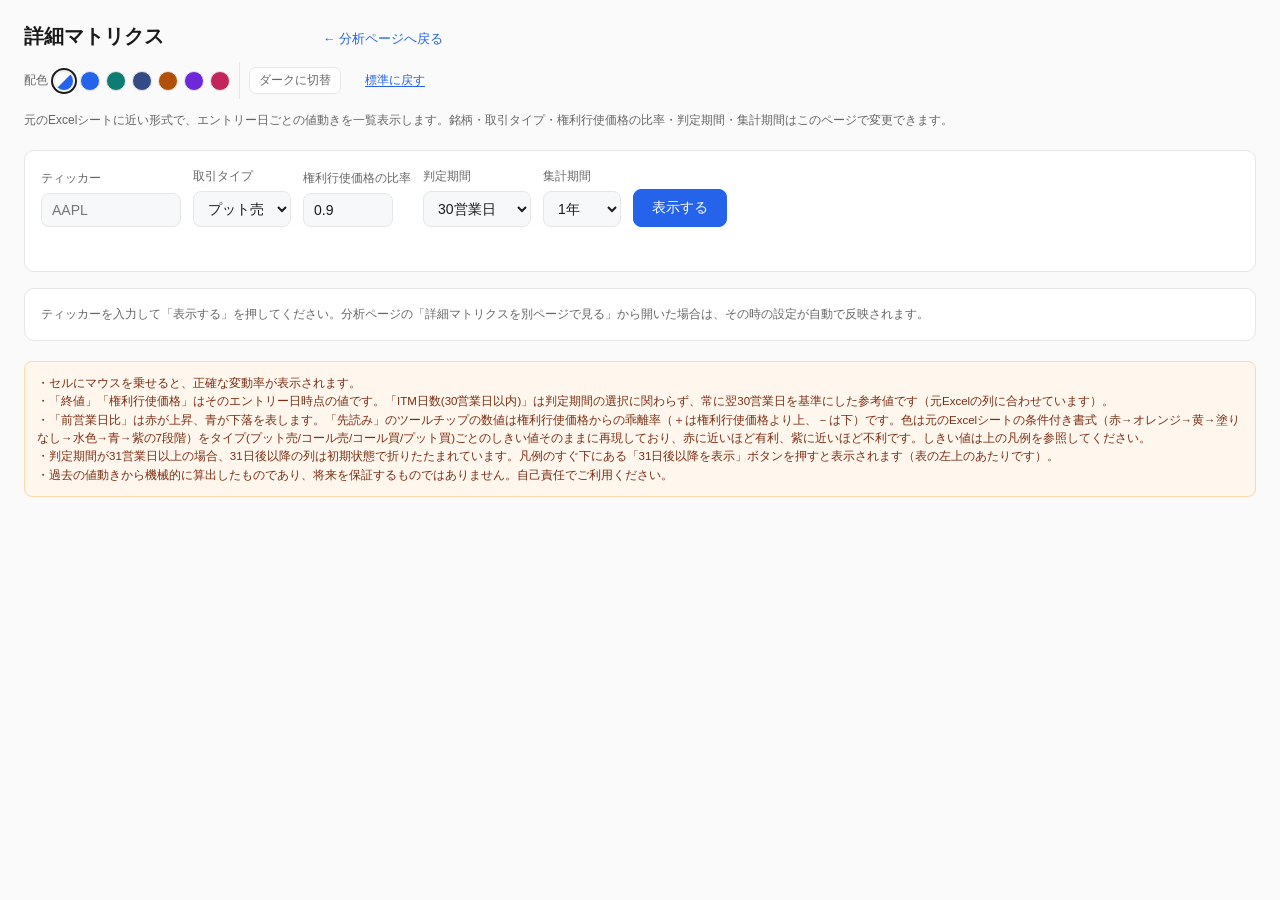
<file: site/detail.html>
<!doctype html><html lang="ja"><head><meta charset="utf-8">
<meta name="viewport" content="width=device-width,initial-scale=1">
<script>try{var t=JSON.parse(localStorage.getItem("pp_theme")||"{}");if(t.pal&&t.pal!=="genko")document.documentElement.setAttribute("data-pal",t.pal);if(t.mode==="dark"||t.mode==="light")document.documentElement.setAttribute("data-mode",t.mode);}catch(e){}</script>
<title>詳細マトリクス - ITM分析ツール Ver2</title>
<link rel="stylesheet" href="css/style.css">
</head><body>
<div class="wrap wrap-wide">
  <div class="topbar dm-topbar"><h1 id="pageTitle">詳細マトリクス</h1><span class="pagenav"><a href="index.html">← 分析ページへ戻る</a></span></div>
  <div id="theme-bar"></div>
  <p class="sub" id="pageSub">元のExcelシートに近い形式で、エントリー日ごとの値動きを一覧表示します。銘柄・取引タイプ・権利行使価格の比率・判定期間・集計期間はこのページで変更できます。</p>

  <div class="card">
    <div class="form-row">
      <div class="field ticker-wrap">
        <label for="ticker">ティッカー</label>
        <input id="ticker" type="text" placeholder="AAPL" autocomplete="off">
        <div id="tickerHistoryDropdown" class="ticker-dropdown" hidden></div>
      </div>
      <div class="field">
        <label for="typeSelect">取引タイプ</label>
        <select id="typeSelect"></select>
      </div>
      <div class="field">
        <label for="ratioInput">権利行使価格の比率</label>
        <input id="ratioInput" type="number" step="0.01" min="0.01">
      </div>
      <div class="field">
        <label for="windowSelect">判定期間</label>
        <select id="windowSelect"></select>
      </div>
      <div class="field">
        <label for="periodSelect">集計期間</label>
        <select id="periodSelect"></select>
      </div>
      <button id="analyzeBtn" type="button">表示する</button>
    </div>
    <div id="status"></div>
  </div>

  <div id="emptyState" class="card" hidden>
    <p class="sub" style="margin:0">ティッカーを入力して「表示する」を押してください。分析ページの「詳細マトリクスを別ページで見る」から開いた場合は、その時の設定が自動で反映されます。</p>
  </div>

  <div id="detailWrap" class="card" hidden>
    <div class="summary" style="margin-bottom:14px">
      <div class="stat"><b id="detailSymbol">―</b><span>銘柄</span></div>
      <div class="stat"><b id="detailType">―</b><span>取引タイプ</span></div>
      <div class="stat"><b id="detailRatio">―</b><span>権利行使価格の比率</span></div>
      <div class="stat"><b id="detailWindow">―</b><span>判定期間</span></div>
      <div class="stat"><b id="detailRows">―</b><span>エントリー日数</span></div>
    </div>
    <div class="dm-legend">
      <span class="dm-lgroup"><span>前営業日比（下落10%超</span><span class="dc D2"></span>〜<span class="dc D0"></span>0%〜<span class="dc U1"></span>上昇10%超）</span>
    </div>
    <div class="dm-legend dm-legend-after" id="afterLegend"></div>
    <p id="expandRow" class="dm-expand" hidden>
      <button id="expandBtn" type="button" class="btn-outline"></button>
    </p>
    <div class="dm-table-wrap">
      <table class="dm-table" id="dmTable"></table>
    </div>
  </div>

  <div class="disc">
    ・セルにマウスを乗せると、正確な変動率が表示されます。<br>
    ・「終値」「権利行使価格」はそのエントリー日時点の値です。「ITM日数(30営業日以内)」は判定期間の選択に関わらず、常に翌30営業日を基準にした参考値です（元Excelの列に合わせています）。<br>
    ・「前営業日比」は赤が上昇、青が下落を表します。「先読み」のツールチップの数値は権利行使価格からの乖離率（＋は権利行使価格より上、－は下）です。色は元のExcelシートの条件付き書式（赤→オレンジ→黄→塗りなし→水色→青→紫の7段階）をタイプ(プット売/コール売/コール買/プット買)ごとのしきい値そのままに再現しており、赤に近いほど有利、紫に近いほど不利です。しきい値は上の凡例を参照してください。<br>
    ・判定期間が31営業日以上の場合、31日後以降の列は初期状態で折りたたまれています。凡例のすぐ下にある「31日後以降を表示」ボタンを押すと表示されます（表の左上のあたりです）。<br>
    ・過去の値動きから機械的に算出したものであり、将来を保証するものではありません。自己責任でご利用ください。
  </div>
</div>
<script type="module" src="js/detail.js"></script>
</body></html>
</file>
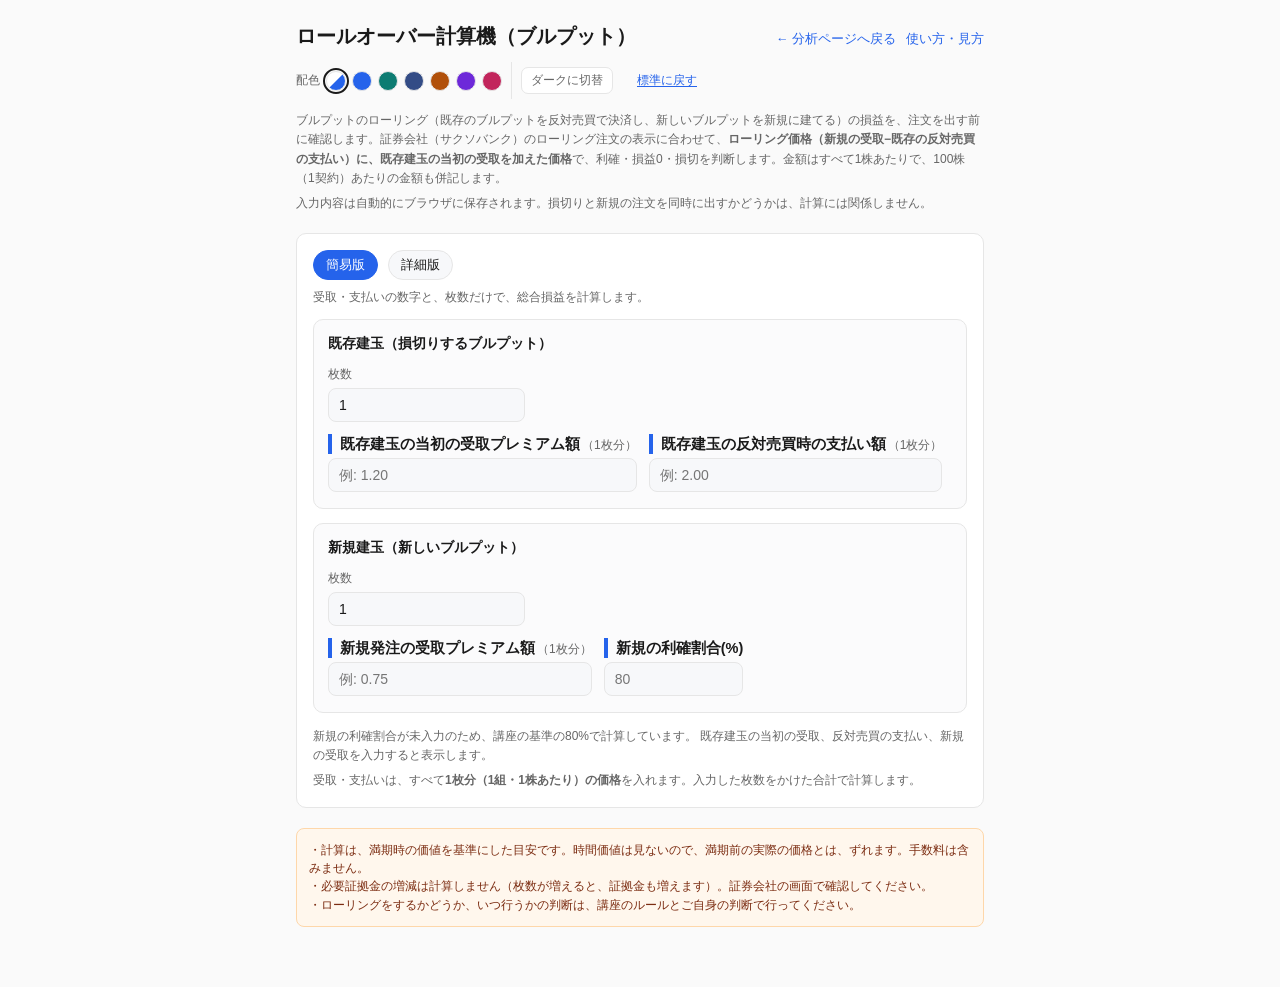
<file: site/roll.html>
<!doctype html><html lang="ja"><head><meta charset="utf-8">
<meta name="viewport" content="width=device-width,initial-scale=1">
<script>try{var t=JSON.parse(localStorage.getItem("pp_theme")||"{}");if(t.pal&&t.pal!=="genko")document.documentElement.setAttribute("data-pal",t.pal);if(t.mode==="dark"||t.mode==="light")document.documentElement.setAttribute("data-mode",t.mode);}catch(e){}</script>
<title>ロールオーバー計算機（ブルプット） - ITM分析ツール Ver2</title>
<link rel="stylesheet" href="css/style.css">
</head><body>
<div class="wrap">
  <div class="topbar"><h1>ロールオーバー計算機（ブルプット）</h1><span class="pagenav"><a href="index.html">← 分析ページへ戻る</a><a href="guide.html#g-roll">使い方・見方</a></span></div>
  <div id="theme-bar"></div>
  <p class="sub">ブルプットのローリング（既存のブルプットを反対売買で決済し、新しいブルプットを新規に建てる）の損益を、注文を出す前に確認します。証券会社（サクソバンク）のローリング注文の表示に合わせて、<b>ローリング価格（新規の受取−既存の反対売買の支払い）に、既存建玉の当初の受取を加えた価格</b>で、利確・損益0・損切を判断します。金額はすべて1株あたりで、100株（1契約）あたりの金額も併記します。</p>
  <p class="sub" style="margin-top:-14px">入力内容は自動的にブラウザに保存されます。損切りと新規の注文を同時に出すかどうかは、計算には関係しません。</p>

  <div class="card">
    <div class="order-head roll-modebar" style="margin-bottom:12px">
      <button type="button" class="sp-btn active" id="modeSimple">簡易版</button>
      <button type="button" class="sp-btn" id="modeDetail">詳細版</button>
      <span class="field-hint" id="modeHint"></span>
    </div>

    <div class="roll-group">
      <h3>既存建玉（損切りするブルプット）</h3>
      <div class="form-row">
        <div class="field roll-detail" hidden><label for="rollOldSell">売りの権利行使価格</label><input id="rollOldSell" type="number" step="0.01" min="0" placeholder="例: 525"></div>
        <div class="field roll-detail" hidden><label for="rollOldBuy">買いの権利行使価格</label><input id="rollOldBuy" type="number" step="0.01" min="0" placeholder="例: 515"></div>
        <div class="field"><label for="rollQ0">枚数</label><input id="rollQ0" type="number" step="1" min="1" value="1"></div>
      </div>
      <div class="form-row">
        <div class="field"><label class="roll-key" for="rollP0">既存建玉の当初の受取プレミアム額<span class="roll-unit">（1枚分）</span></label><input id="rollP0" type="number" step="0.01" min="0" placeholder="例: 1.20"></div>
        <div class="field"><label class="roll-key" for="rollB">既存建玉の反対売買時の支払い額<span class="roll-unit">（1枚分）</span></label><input id="rollB" type="number" step="0.01" min="0" placeholder="例: 2.00"></div>
      </div>
    </div>

    <div class="roll-group">
      <h3>新規建玉（新しいブルプット）</h3>
      <div class="form-row">
        <div class="field roll-detail" hidden><label for="rollNewSell">売りの権利行使価格</label><input id="rollNewSell" type="number" step="0.01" min="0" placeholder="例: 520"></div>
        <div class="field roll-detail" hidden><label for="rollNewBuy">買いの権利行使価格</label><input id="rollNewBuy" type="number" step="0.01" min="0" placeholder="例: 510"></div>
        <div class="field"><label for="rollQ1">枚数</label><input id="rollQ1" type="number" step="1" min="1" value="1"></div>
      </div>
      <div class="form-row">
        <div class="field"><label class="roll-key" for="rollN" id="rollNLabel">新規発注の受取プレミアム額<span class="roll-unit">（1枚分）</span></label><input id="rollN" type="number" step="0.01" min="0" placeholder="例: 0.75"></div>
        <div class="field"><label class="roll-key" for="rollX">新規の利確割合(%)</label><input id="rollX" type="number" step="1" min="0" max="100" placeholder="80"></div>
      </div>
    </div>
    <p class="sub" id="rollInputNote" style="margin:0"></p>
    <p class="sub" style="margin:6px 0 0">受取・支払いは、すべて<b>1枚分（1組・1株あたり）の価格</b>を入れます。入力した枚数をかけた合計で計算します。</p>
  </div>

  <div id="rollResultCard" class="card" hidden>
    <h2 style="margin:0 0 8px;font-size:16px">計算結果</h2>
    <div class="summary" id="rollSummary"></div>
    <p class="sub" id="rollResultNote" style="margin:8px 0 0"></p>
  </div>

  <div id="rollChartCard" class="card" hidden>
    <h2 style="margin:0 0 4px;font-size:16px">満期時の通算損益（新規を満期まで持った場合）</h2>
    <p class="sub" style="margin:0 0 8px">既存建玉の決済損益と、新規ブルプットの満期時の損益を合わせた、100株あたりのドルです。</p>
    <div id="rollChart" class="roll-chart"></div>
    <p class="sub" id="rollChartNote" style="margin:8px 0 0"></p>
  </div>

  <div id="rollItmCard" class="card roll-detail" hidden>
    <h2 style="margin:0 0 4px;font-size:16px">新しい売りの権利行使価格が、ITMになる確率の目安</h2>
    <p class="sub" style="margin:0 0 10px">銘柄と新規の満期日を入力すると、新規の売りの権利行使価格が、満期時にITM（株価がそれを下回る）になる確率の目安を、HV換算と過去の実績で表示します。銘柄の入力は任意で、空欄でも、上の損益の計算は使えます。</p>
    <div class="form-row">
      <div class="field"><label for="rollTicker">ティッカー</label><input id="rollTicker" type="text" placeholder="AAPL" autocomplete="off"></div>
      <div class="field"><label for="rollExpiry">新規の満期日</label><input id="rollExpiry" type="date"></div>
      <button id="rollItmBtn" type="button">ITM確率を表示</button>
    </div>
    <div id="rollItmStatus" class="sub" style="margin:0 0 8px"></div>
    <div class="summary" id="rollItmSummary"></div>
    <p class="sub" id="rollItmNote" style="margin:8px 0 0"></p>
  </div>

  <div class="disc">
    ・計算は、満期時の価値を基準にした目安です。時間価値は見ないので、満期前の実際の価格とは、ずれます。手数料は含みません。<br>
    ・必要証拠金の増減は計算しません（枚数が増えると、証拠金も増えます）。証券会社の画面で確認してください。<br>
    ・ローリングをするかどうか、いつ行うかの判断は、講座のルールとご自身の判断で行ってください。
  </div>
</div>
<script type="module" src="js/roll.js"></script>
</body></html>
</file>
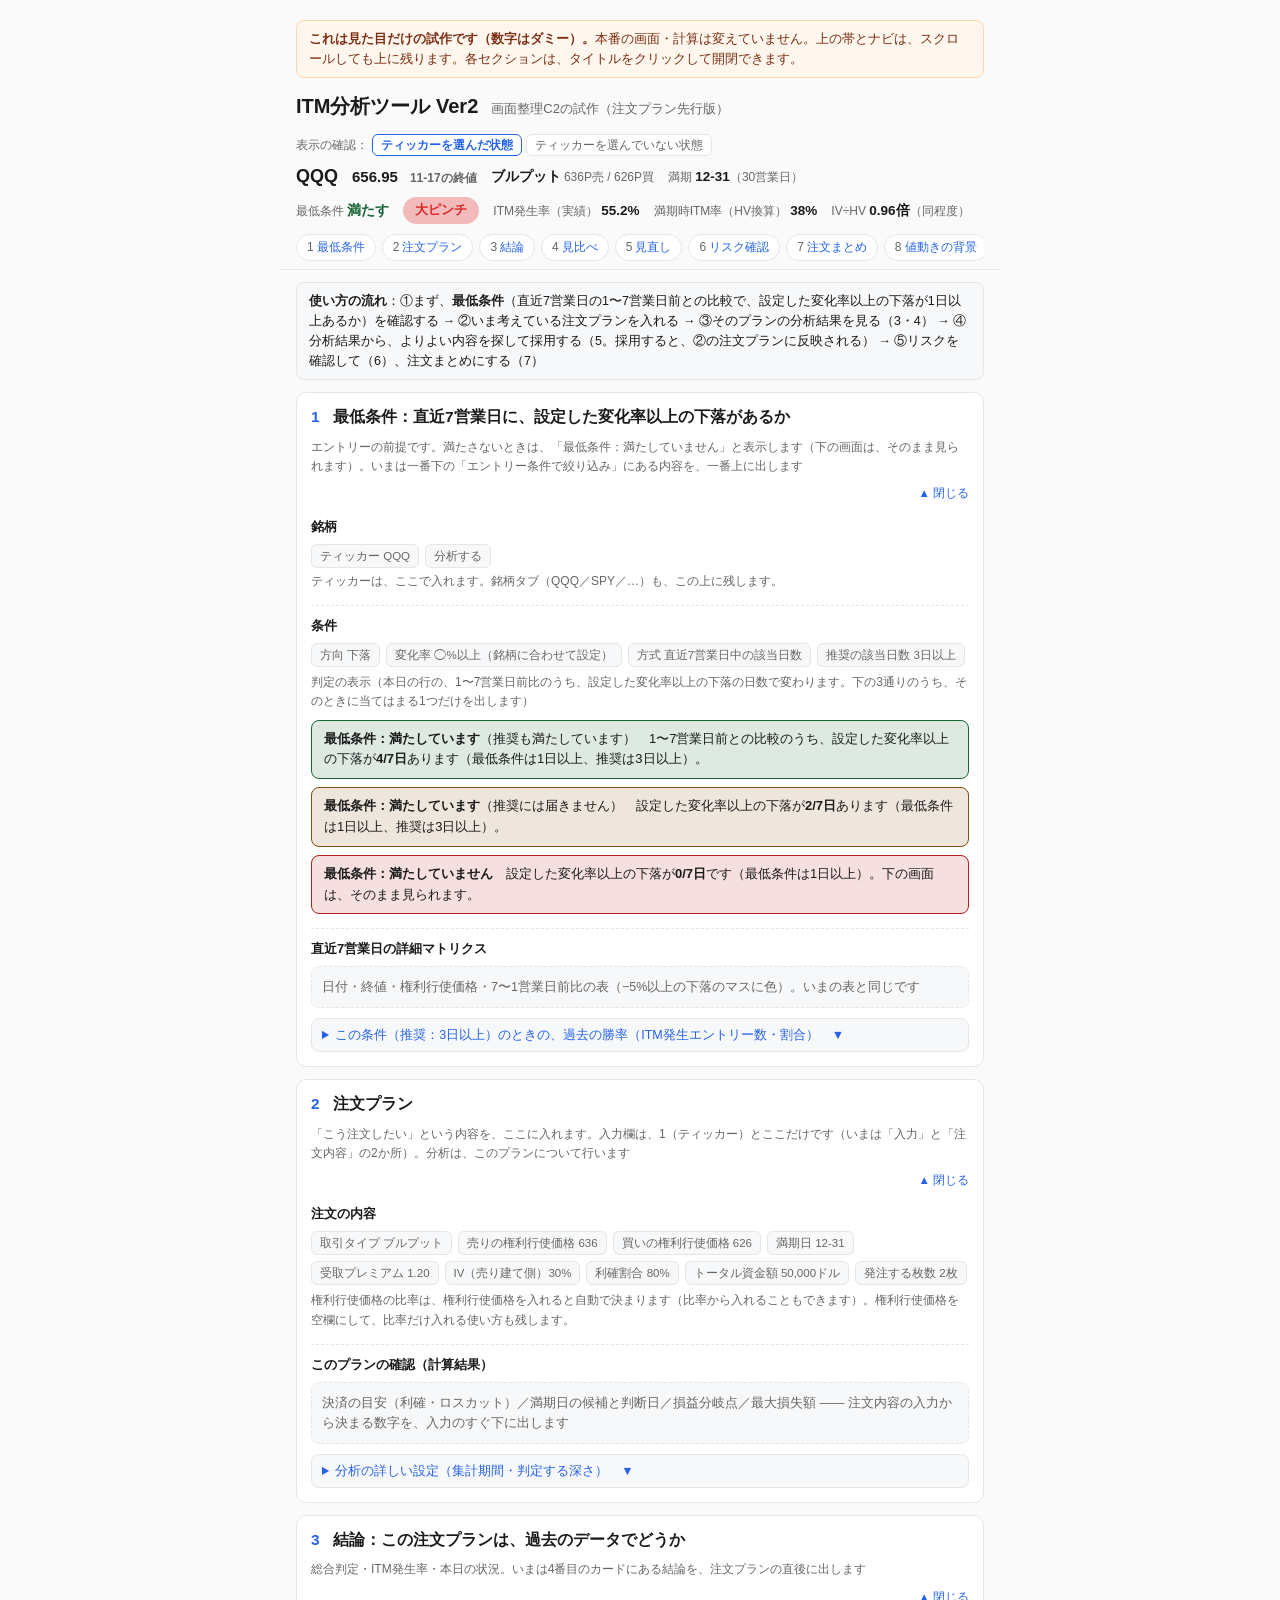
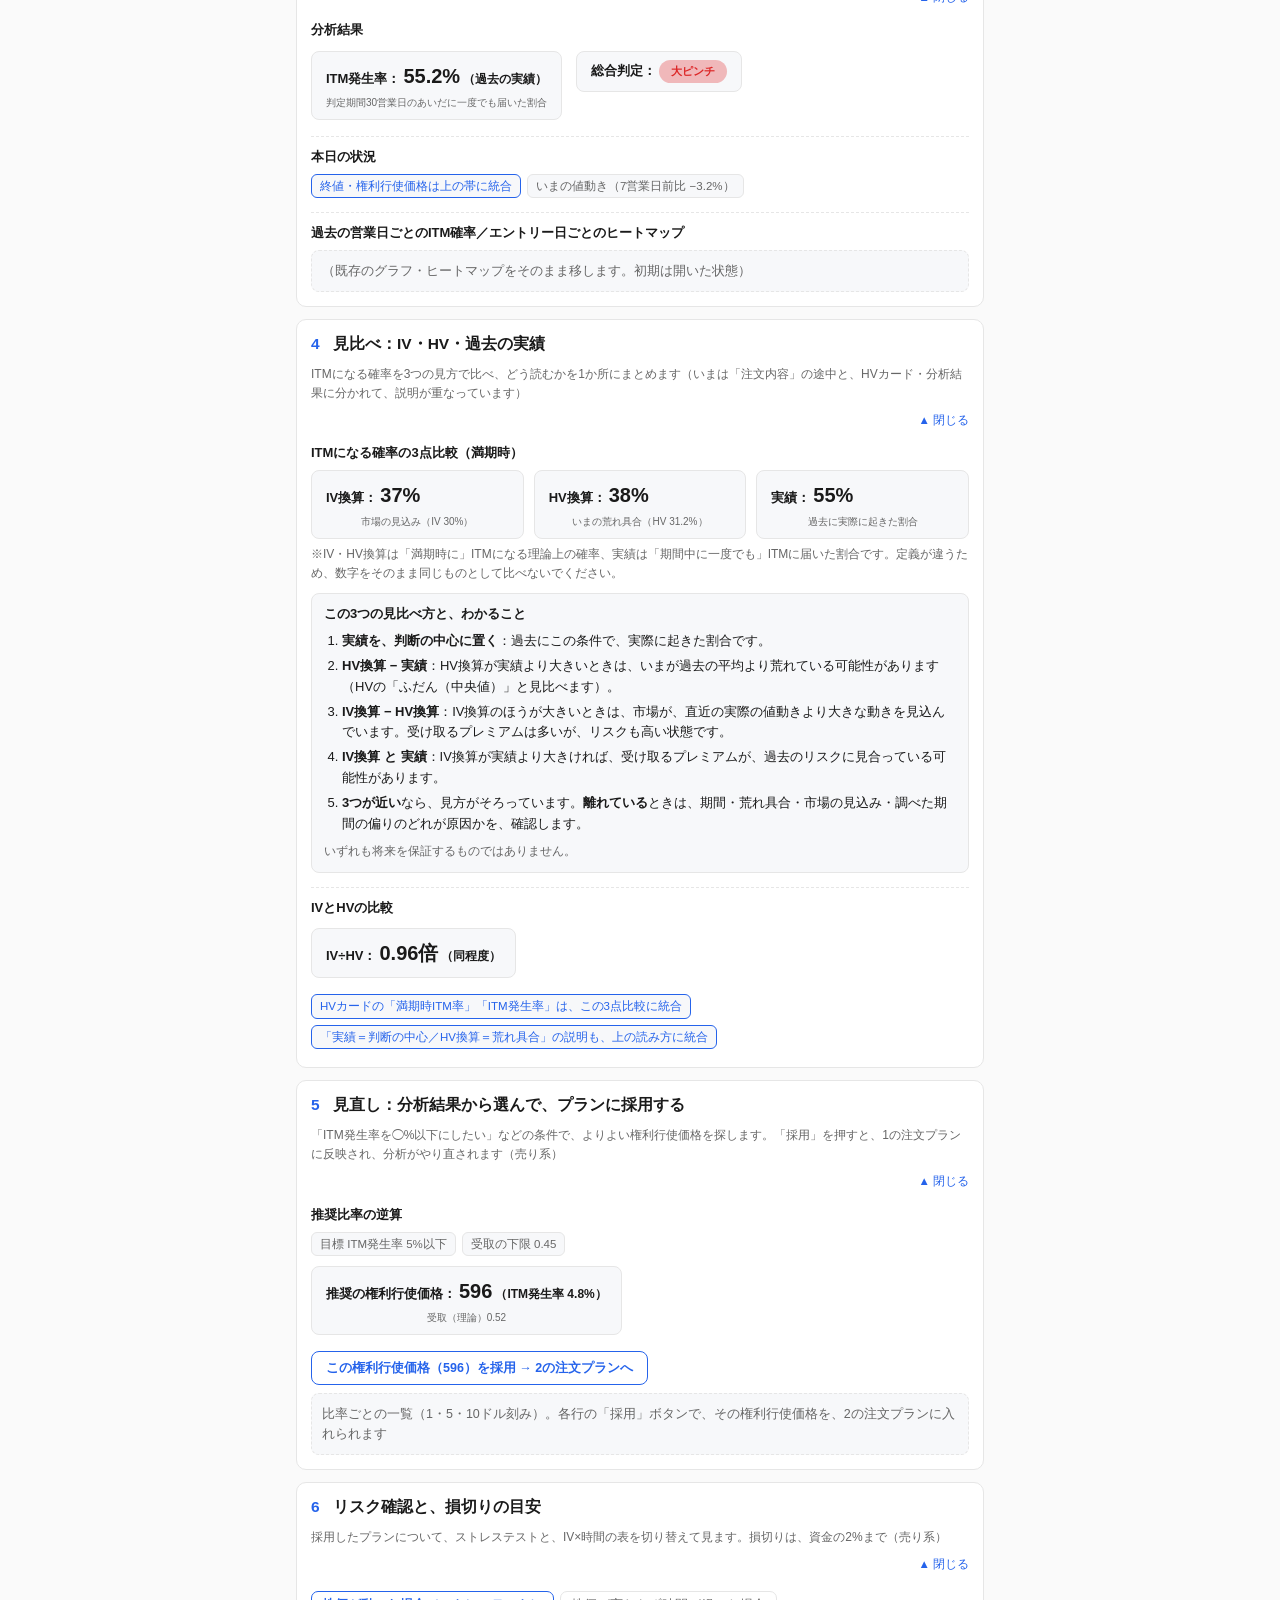
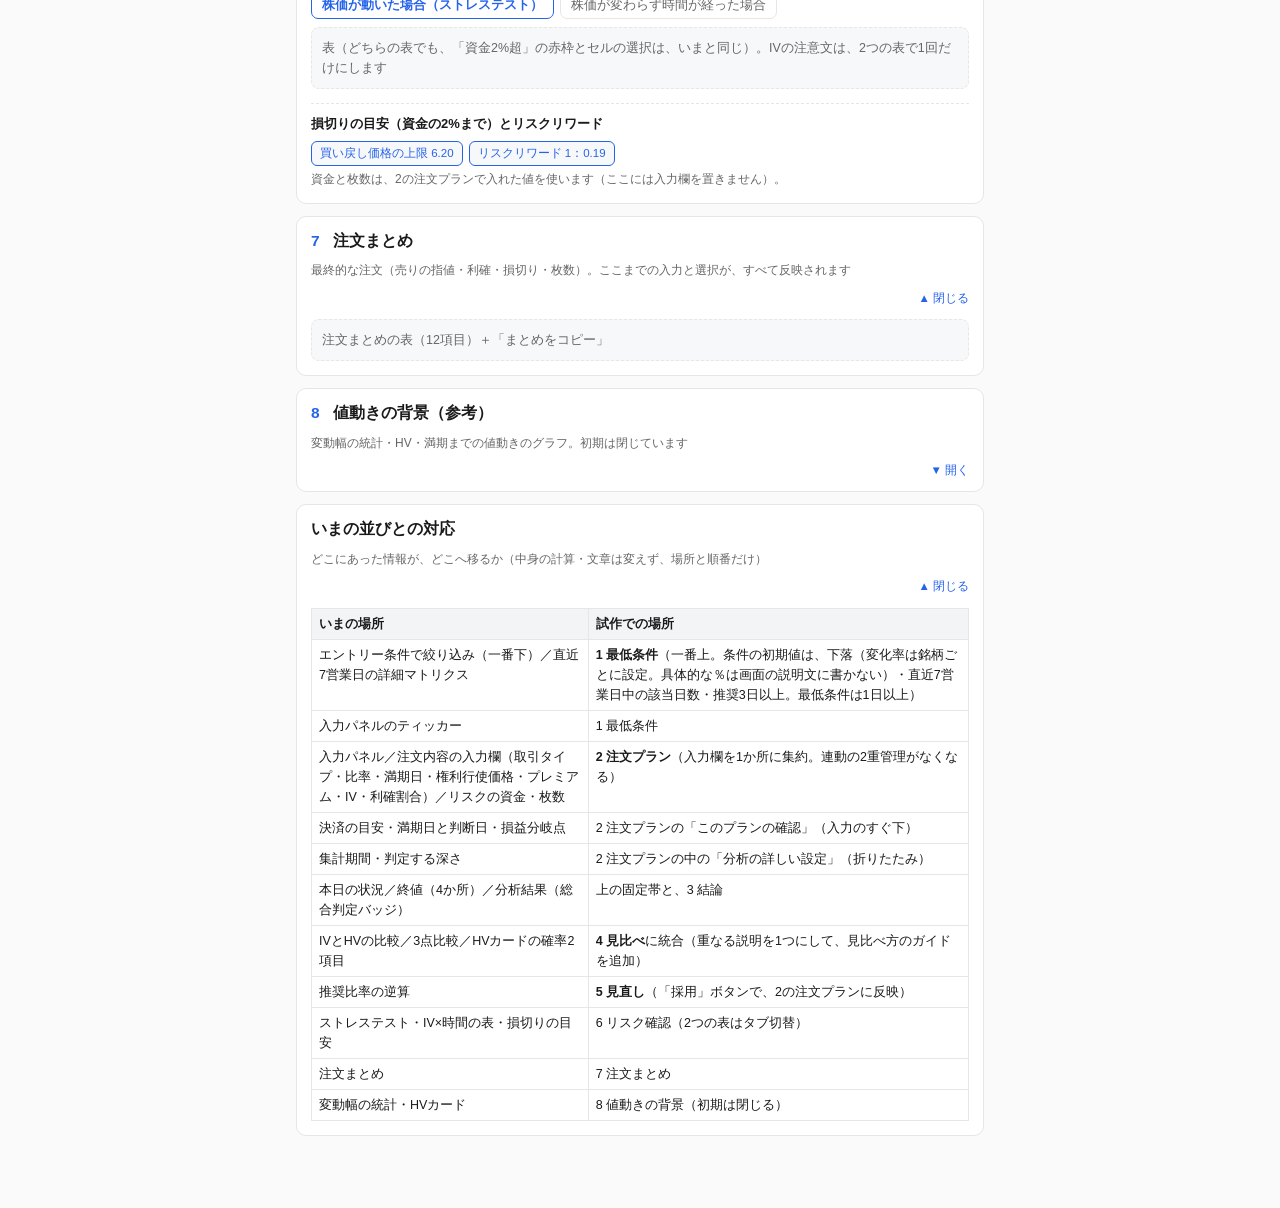
<file: 試作/画面整理C2.html>
<!doctype html>
<html lang="ja">
<head>
<meta charset="utf-8">
<meta name="viewport" content="width=device-width,initial-scale=1">
<title>画面整理の試作（C2・注文プラン先行）</title>
<style>
/* site/css/style.css をそのまま取り込み(試作を1ファイルで表示するため) */
:root{
  --bg:#fafafa;--card:#ffffff;--line:#e6e6e6;--muted:#666666;--fg:#1a1a1a;
  --accent:#2563eb;--th:#f3f4f6;--field:#f7f8fa;
  --gA:#166534;--gB:#854d0e;--gC:#b91c1c;
  --wbg:#fff7ed;--wbd:#fed7aa;--wfg:#7c2d12;
  --favA:#1d4ed8;--favB:#b91c1c;
  --gradRed:#dc2626;--gradOrange:#ea8c0a;--gradYellow:#f2d477;
  --gradLightBlue:#8ec4f0;--gradBlue:#2f6fed;--gradPurple:#9b3fd4;
}
/* 意味色(gA/gB/gC=良い/普通/悪い, wbg/wbd/wfg=警告, favA/favB=前営業日比用の青/赤,
   gradRed〜gradPurple=詳細マトリクス「先読み」用の7色グラデーション、元Excelの
   条件付き書式の配色(赤/オレンジ/黄/水色/青/紫)をそのまま踏襲)は
   アクセント配色プリセットに連動させず、ライト/ダークの2パターンだけ独立に持たせる
   （プリセットを変えても「緑=有利」「青=有利」等の意味が壊れないように）。*/
:root[data-mode="dark"]{
  --bg:#101216;--card:#181b22;--line:#2b303a;--muted:#98a1ad;--fg:#e6e8eb;
  --accent:#6aa4ff;--th:#1e232c;--field:#161a21;
  --gA:#4ade80;--gB:#fbbf24;--gC:#f87171;
  --wbg:#26210f;--wbd:#5a4a1b;--wfg:#e7c06a;
  --favA:#60a5fa;--favB:#f87171;
  --gradRed:#f26161;--gradOrange:#f5a83c;--gradYellow:#c9a227;
  --gradLightBlue:#5b8fc9;--gradBlue:#5a8ef2;--gradPurple:#b06be0;
}
@media (prefers-color-scheme: dark){
  /* JS(head内)が必ずdata-modeを明示設定するため、これはJS無効時のフォールバックとしてのみ働く */
  :root:not([data-mode]){
    --bg:#101216;--card:#181b22;--line:#2b303a;--muted:#98a1ad;--fg:#e6e8eb;
    --accent:#6aa4ff;--th:#1e232c;--field:#161a21;
    --gA:#4ade80;--gB:#fbbf24;--gC:#f87171;
    --wbg:#26210f;--wbd:#5a4a1b;--wfg:#e7c06a;
    --favA:#60a5fa;--favB:#f87171;
    --gradRed:#f26161;--gradOrange:#f5a83c;--gradYellow:#c9a227;
    --gradLightBlue:#5b8fc9;--gradBlue:#5a8ef2;--gradPurple:#b06be0;
  }
}

/* アクセント配色プリセット。銘柄診断ツールと同じ配色値・同じlocalStorageキー(pp_theme)を使い、
   ツール間で選んだ配色が引き継がれるようにしている。 */
:root[data-pal="blueplus"]{--bg:#f7f8fa;--card:#ffffff;--line:#dfe1e6;--muted:#5b6472;--fg:#161a1f;--accent:#2563eb;--th:#eaedf3;--field:#f4f6f9;}
:root[data-pal="blueplus"][data-mode="dark"]{--bg:#0d0f14;--card:#191d26;--line:#30363f;--muted:#9aa3ae;--fg:#e9ebef;--accent:#7db0ff;--th:#20262f;--field:#161b24;}
:root[data-pal="teal"]{--bg:#f2f8f6;--card:#ffffff;--line:#d7e6e1;--muted:#556661;--fg:#132019;--accent:#0d7c72;--th:#e4f1ed;--field:#f0f7f5;}
:root[data-pal="teal"][data-mode="dark"]{--bg:#0b120f;--card:#152019;--line:#28372f;--muted:#8fa39c;--fg:#e2ece7;--accent:#3fd9c8;--th:#1c2b24;--field:#131d17;}
:root[data-pal="slate"]{--bg:#f5f6f9;--card:#ffffff;--line:#dde1e8;--muted:#5b6577;--fg:#171d28;--accent:#334c86;--th:#e8ebf1;--field:#f3f5f8;}
:root[data-pal="slate"][data-mode="dark"]{--bg:#0d0f13;--card:#181c23;--line:#2c323d;--muted:#96a0ae;--fg:#e6e8ec;--accent:#8fb0e6;--th:#1e232c;--field:#161a21;}
:root[data-pal="sand"]{--bg:#f8f4ea;--card:#fffdf8;--line:#e7dcc7;--muted:#6a5f48;--fg:#221c11;--accent:#b1500a;--th:#efe5d1;--field:#f5efe0;}
:root[data-pal="sand"][data-mode="dark"]{--bg:#131009;--card:#201b11;--line:#372c1b;--muted:#a89d84;--fg:#ece4d3;--accent:#ffab2e;--th:#271f12;--field:#191509;}
:root[data-pal="violet"]{--bg:#f8f6fd;--card:#ffffff;--line:#e4dcf1;--muted:#635a75;--fg:#1b1626;--accent:#6d28d9;--th:#efe9fa;--field:#f5f2fc;}
:root[data-pal="violet"][data-mode="dark"]{--bg:#0f0d16;--card:#1c1727;--line:#302742;--muted:#a89fb8;--fg:#ebe5f4;--accent:#b79bff;--th:#231c30;--field:#171223;}
:root[data-pal="rose"]{--bg:#fdf5f8;--card:#ffffff;--line:#efd9e2;--muted:#7a5a65;--fg:#24171d;--accent:#c2255c;--th:#fbe7ef;--field:#fbf3f6;}
:root[data-pal="rose"][data-mode="dark"]{--bg:#140f12;--card:#211820;--line:#3a2b33;--muted:#b499a3;--fg:#efe3e9;--accent:#f472b6;--th:#281c24;--field:#1a1318;}

#theme-bar{display:flex;align-items:center;gap:6px;flex-wrap:wrap;margin:10px 0 4px;font-size:12px}
#theme-bar .tb-lbl{color:var(--muted)}
#theme-bar .sw{width:20px;height:20px;border-radius:50%;border:1px solid var(--line);cursor:pointer;padding:0;background:var(--tb-c,#ccc)}
#theme-bar .sw[data-pal="genko"]{background:linear-gradient(135deg,#fff 48%,#2563eb 52%)}
#theme-bar .sw[aria-pressed="true"]{outline:2px solid var(--fg);outline-offset:1px}
#theme-bar .tb-btn{border:1px solid var(--line);background:var(--card);color:var(--muted);border-radius:7px;padding:3px 9px;font:inherit;font-size:12px;cursor:pointer}
#theme-bar .tb-reset{color:var(--accent);border:0;background:none;text-decoration:underline;text-underline-offset:2px;cursor:pointer;font:inherit;font-size:12px}
#theme-bar .tb-sep{width:1px;align-self:stretch;background:var(--line);margin:0 3px}
*{box-sizing:border-box}
body{margin:0;font:14px/1.6 -apple-system,"Hiragino Kaku Gothic ProN","Meiryo",sans-serif;
  background:var(--bg);color:var(--fg)}
.wrap{max-width:720px;margin:0 auto;padding:20px 16px 60px}
h1{font-size:20px;margin:0 0 4px}
.sub{color:var(--muted);font-size:12px;margin-bottom:20px}

.topbar{display:flex;justify-content:space-between;align-items:baseline;gap:12px;flex-wrap:wrap}
.topbar h1{margin:0}
.topbar .pagenav{display:flex;gap:10px;flex-wrap:wrap;align-items:center}
.topbar .pagenav a{font-size:12.5px;color:var(--accent);text-decoration:none}
.topbar .pagenav a:hover{text-decoration:underline}
.link-btn{border:0;background:none;padding:0;font:inherit;font-size:12.5px;color:var(--accent);
  text-decoration:none;cursor:pointer}
.link-btn:hover{text-decoration:underline}

/* 文字リンクだと目立ちにくい操作(別ページを開く、列の展開など)用の、枠線付きの控えめなボタン。 */
.btn-outline{display:inline-block;padding:6px 14px;border:1px solid var(--accent);border-radius:8px;
  background:var(--card);color:var(--accent);font-size:12.5px;font-weight:600;cursor:pointer}
.btn-outline:hover{background:var(--field)}
.btn-outline[hidden]{display:none}

.tab-bar{display:flex;flex-wrap:wrap;gap:6px;margin-bottom:10px;align-items:center}
.tab{display:flex;align-items:center;gap:6px;padding:6px 8px 6px 12px;border:1px solid var(--line);
  border-radius:8px 8px 0 0;background:var(--field);color:var(--muted);font-size:12.5px;cursor:pointer;
  border-bottom:2px solid transparent}
.tab.active{background:var(--card);color:var(--fg);border-color:var(--line);border-bottom-color:var(--accent)}
.tab .tab-close{border:0;background:none;color:inherit;opacity:.6;cursor:pointer;font-size:13px;
  padding:0 2px;line-height:1}
.tab .tab-close:hover{opacity:1;color:var(--gC)}
.tab-add{padding:6px 12px;border:1px dashed var(--line);border-radius:8px;background:none;
  color:var(--muted);font-size:13px;cursor:pointer}
.tab-add:hover{color:var(--accent);border-color:var(--accent)}

.card{background:var(--card);border:1px solid var(--line);border-radius:10px;padding:16px;margin-bottom:16px;position:relative}
/* 各エリア(カード)の開く/閉じるボタン。閉じているときは見出し行(.card-head)だけを残す。 */
.card-toggle{position:absolute;top:12px;right:14px;padding:3px 12px;font-size:12px;border-radius:999px;
  background:var(--field);color:var(--fg);border:1px solid var(--line);cursor:pointer}
.card-toggle:hover{border-color:var(--accent);color:var(--accent)}
.card-head{padding-right:72px}
.card.collapsed > :not(.card-head):not(.card-toggle){display:none}
.card.collapsed .card-head .explain-box{display:none}
.card.collapsed > .card-head{margin-bottom:0 !important}
.form-row{display:flex;flex-wrap:wrap;gap:12px;align-items:flex-end;margin-bottom:12px}
.field{display:flex;flex-direction:column;gap:4px}
.field[hidden]{display:none}
.field label{font-size:12px;color:var(--muted)}
.field label[data-target]{cursor:pointer;width:fit-content}
.field label[data-target]:hover{color:var(--accent);text-decoration:underline}
.field label[data-target].active{color:var(--accent);text-decoration:underline}
.field input,.field select{padding:8px 10px;border:1px solid var(--line);border-radius:8px;
  font-size:14px;background:var(--field);color:var(--fg)}
/* 使わない項目であることがひと目で分かるよう、無効化時ははっきり薄く・斜線調にする */
.field input:disabled,.field select:disabled{background:repeating-linear-gradient(135deg,var(--line),var(--line) 4px,var(--field) 4px,var(--field) 9px);
  color:var(--muted);opacity:.55;cursor:not-allowed;border-style:dashed}
#ticker{width:140px;text-transform:uppercase}
/* 売り系で「判定する深さ」を入力したときに、総合判定の下に出す損失リスクの表示 */
.risk-box{margin:10px 0 0;padding:10px 12px;border:1px solid var(--gC);border-radius:8px;
  background:color-mix(in srgb,var(--gC) 10%,transparent);font-size:13px;line-height:1.7}
.risk-box[hidden]{display:none}
.risk-note{font-size:11px;color:var(--muted);margin-top:4px;line-height:1.6}
.result-head{display:flex;flex-wrap:wrap;align-items:flex-end;gap:8px 18px;margin:0 0 10px}
.result-head .explain-box{flex:1 1 100%}
/* 注文内容カード: 売り/買い・単体/SPで使う入力欄を、body属性(updateRiskRewardInputUI)で切り替える。
   使わない欄は非表示にするだけで、入力済みの値は保持される。 */
body[data-group="buy"] [data-only="sell"],
body[data-group="sell"] [data-only="buy"],
body[data-mode="naked"] [data-only="sp"],
body[data-mode="sp"] [data-only="naked"]{display:none}
.order-head{display:flex;align-items:center;gap:12px;margin:0 0 8px}
.sp-btn{padding:5px 12px;font-size:13px;border-radius:999px;background:var(--field);color:var(--fg);border:1px solid var(--line);cursor:pointer}
.sp-btn[hidden]{display:none}
.sp-btn:hover{border-color:var(--accent);color:var(--accent)}
.sp-btn.active{background:var(--accent);color:#fff;border-color:var(--accent)}
.order-ticker{font-size:16px}
.order-line{margin:12px 0 4px;padding:10px 12px;background:var(--field);border:1px solid var(--accent);border-radius:8px;font-size:14px;font-weight:600;line-height:1.7;word-break:keep-all;overflow-wrap:anywhere}
.field-inline{display:flex;align-items:center;flex-wrap:wrap;gap:6px 10px}
.field-hint{font-size:12px;color:var(--muted)}
.field-warn{font-size:11px;color:var(--gC)}
.ticker-wrap{position:relative}
.ticker-dropdown{position:absolute;top:calc(100% + 4px);left:0;min-width:140px;max-height:220px;
  overflow-y:auto;background:var(--card);border:1px solid var(--line);border-radius:8px;
  box-shadow:0 6px 20px rgba(0,0,0,.35);z-index:20}
.ticker-dropdown[hidden]{display:none}
.ticker-dropdown-item{padding:8px 12px;font-size:14px;cursor:pointer;text-transform:uppercase}
.ticker-dropdown-item:hover{background:var(--field);color:var(--accent)}
#ratioInput,#orderRatioInput{width:90px}
/* 金額・割合の入力欄は、入力する数値に見合った幅にする(ブラウザ標準の幅は広すぎるため) */
#rrPremiumInput,#rrPayPremiumInput,#rrSpreadWidthInput,#rrCutLossInput,#rrCutLossInputM,
#rrExpectedGainInput,#rrExpectedGainInputM{width:100px;box-sizing:border-box}
#rrDepthInput,#orderDepthInput,#rrProfitRatioInput,#rrProfitRatioInputM{width:120px;box-sizing:border-box}
#minMatchDaysInput,#momentumThresholdInput{width:70px}
button{padding:9px 18px;border:1px solid var(--accent);border-radius:8px;
  background:var(--accent);color:#fff;font-size:14px;cursor:pointer}
button:disabled{opacity:.6;cursor:default}
#status{font-size:12px;color:var(--muted);min-height:16px}
#status.err{color:var(--gC)}

#result[hidden]{display:none}
.summary{display:flex;gap:14px;flex-wrap:wrap;margin:10px 0 16px;align-items:flex-start}
.stat{background:var(--field);border:1px solid var(--line);border-radius:8px;
  padding:8px 14px;min-width:100px;text-align:center;cursor:pointer}
.stat b{display:block;font-size:20px}
.stat span{font-size:11px;color:var(--muted)}
.stat .stat-sub{display:block;font-size:10px;color:var(--muted);margin-top:3px;white-space:nowrap}
.stat:hover b{color:var(--accent)}
.stat.active{border-color:var(--accent)}

/* 項目クリックで表示される説明。対応するカードの直前(上)に表示される */
.explain-box{background:var(--info,var(--field));border:1px solid var(--accent);border-radius:8px;
  padding:10px 12px;margin:6px 0 10px;font-size:12px;color:var(--fg);line-height:1.6;white-space:pre-line}
/* .summary/.form-rowはflex-wrapなので、クリックした項目の直後に挿入した説明欄を
   常に1行全幅で折り返させ、他の項目の下に押し出さないようにする */
.summary .explain-box,.form-row .explain-box{flex:1 1 100%}

.badge{display:inline-block;padding:3px 12px;border-radius:14px;font-size:13px;font-weight:700}
.b-good{background:color-mix(in srgb,var(--gA) 18%,transparent);color:var(--gA)}
.b-bad{background:color-mix(in srgb,var(--gC) 18%,transparent);color:var(--gC)}
.b-neutral{background:color-mix(in srgb,var(--muted) 18%,transparent);color:var(--muted)}
/* 該当する/しない: 良し悪しではなく「条件に一致したか」という事実を示すのでアクセントカラーを使う */
.b-match{background:color-mix(in srgb,var(--accent) 22%,transparent);color:var(--accent)}
.b-nomatch{background:color-mix(in srgb,var(--muted) 14%,transparent);color:var(--muted)}

/* 総合判定バッジ: 詳細マトリクス・営業日ごとのITM確率チャート・エントリーヒートマップと
   共通の7段階配色(赤=有利〜紫=不利)。b0が最も有利、b6が最も不利。 */
.badge.b0{background:color-mix(in srgb,var(--gradRed) 30%,transparent);color:var(--gradRed)}
.badge.b1{background:color-mix(in srgb,var(--gradOrange) 30%,transparent);color:var(--gradOrange)}
.badge.b2{background:color-mix(in srgb,var(--gradYellow) 34%,transparent);color:var(--gradYellow)}
.badge.b3{background:color-mix(in srgb,var(--muted) 16%,transparent);color:var(--muted)}
.badge.b4{background:color-mix(in srgb,var(--gradLightBlue) 30%,transparent);color:var(--gradLightBlue)}
.badge.b5{background:color-mix(in srgb,var(--gradBlue) 30%,transparent);color:var(--gradBlue)}
.badge.b6{background:color-mix(in srgb,var(--gradPurple) 30%,transparent);color:var(--gradPurple)}

.chart{width:100%;height:auto;display:block}
.chart-title{font-size:12px;color:var(--muted);margin:14px 0 4px}
.chart-title[data-target]{cursor:pointer;display:inline-block}
/* 分析結果の4つのグラフ・ヒートマップの見出しは、1段階大きく太字にする */
#dayProbTitle,#entryHeatmapTitle,#depthHeatmapTitle,#otmHeatmapTitle{font-size:13px;font-weight:700}
/* 4つの見出しは文字色を黒(--fg。ライト系は黒に近い色、ダーク系は読める明るい色)にする。クリック(.active)・マウスを乗せたときは従来どおりアクセント色 */
#dayProbTitle,#entryHeatmapTitle,#depthHeatmapTitle,#otmHeatmapTitle{color:var(--fg)}
#dayProbTitle:hover,#entryHeatmapTitle:hover,#depthHeatmapTitle:hover,#otmHeatmapTitle:hover,
#dayProbTitle.active,#entryHeatmapTitle.active,#depthHeatmapTitle.active,#otmHeatmapTitle.active{color:var(--accent)}
/* ITM確率/OTM確率の表示切替ボタン(過去の営業日ごとのITM確率の見出しの右) */
.otm-toggle{margin-left:10px;vertical-align:middle}
.chart-title[data-target]:hover{color:var(--accent);text-decoration:underline}
.chart-title[data-target].active{color:var(--accent)}

.card-title-toggle{cursor:pointer;display:inline-block}
.card-title-toggle:hover{color:var(--accent)}
.card-title-toggle.active{color:var(--accent)}

.momentum-strip{display:flex;gap:8px;flex-wrap:wrap}
.momentum-cell{flex:1;min-width:64px;background:var(--field);border:1px solid var(--line);
  border-radius:8px;padding:8px 6px;text-align:center}
.momentum-cell .m-label{font-size:10.5px;color:var(--muted);display:block}
.momentum-cell .m-value{display:block;font-size:14px;font-weight:700;margin-top:2px}
.momentum-cell .m-value.up{color:var(--gA)}
.momentum-cell .m-value.down{color:var(--gC)}
#todayCard[hidden]{display:none}
#conditionCard[hidden]{display:none}

/* エントリー日ごとのヒートマップ: 判定期間内のITM日数(絶対値)を7段階配色で表す
   (色はjs/heatmap.jsでインラインstyleとして付与)。1ヶ月の最大営業日数は23日程度
   なので、各月を5×5(25マス)の正方形にまとめ、月ごとの正方形を並べて表示する。 */
.hm-months{display:flex;flex-wrap:wrap;gap:14px 18px;margin:8px 0}
.hm-month{width:63px}
.hm-month-label{font-size:11px;font-weight:700;color:var(--muted);margin-bottom:3px;white-space:nowrap}
.hm-grid{display:flex;flex-wrap:wrap;gap:2px;margin:0 0 8px}
.hm-grid-5x5{display:grid;grid-template-columns:repeat(5,11px);gap:2px}
.hm-cell{width:11px;height:11px;border-radius:2px;cursor:default}
/* 判定する深さに届いた日の印(最大ITM深さヒートマップ) */
.hm-cell.hm-mark{box-shadow:inset 0 0 0 2px var(--fg)}
/* ヒートマップのマスをクリックしたときに出す説明(日付・深さなど)。他の場所をクリックすると消える。 */
.hm-cell.hm-click{cursor:pointer}
.hm-cell.hm-click.hm-tip-active{outline:2px solid var(--accent);outline-offset:1px}
.cell-tip{position:absolute;z-index:60;max-width:300px;padding:8px 10px;background:var(--card);color:var(--fg);
  border:1px solid var(--accent);border-radius:8px;font-size:12px;line-height:1.6;
  box-shadow:0 4px 14px rgba(0,0,0,.28);overflow-wrap:anywhere}
.cell-tip[hidden]{display:none}
/* 営業日ごとのITM確率チャート: 各営業日の列(透明な領域)をクリックすると説明を出す */
.chart-hit{cursor:pointer}
.chart-hit.hm-tip-active{fill:color-mix(in srgb,var(--accent) 12%,transparent)}
.hm-legend{display:flex;align-items:center;gap:6px;font-size:11px;color:var(--muted);margin-top:6px;flex-wrap:wrap}
.hm-legend .hm-cell{cursor:default;flex:none}

.disc{margin-top:20px;padding:12px;background:var(--wbg);border:1px solid var(--wbd);
  border-radius:8px;font-size:11.5px;color:var(--wfg)}
/* サンプル数が非常に少ない場合の強い警告(通常の.discより赤みを強くする) */
.disc.disc-strong{background:color-mix(in srgb,var(--gC) 14%,var(--card));
  border-color:var(--gC);color:var(--gC)}

/* 詳細マトリクスページは列数が多いので、通常より広い最大幅を使う */
.wrap-wide{max-width:none;padding:20px 24px 60px}

/* 「表示する」ボタンは集計期間のすぐ右に配置(通常のform-rowの並び通り)。
   「← 分析ページへ戻る」の右端は、1段下にある「標準に戻す」の右端に揃えている
   (見た目上、戻るリンクが標準に戻すの真上に来る)。どちらも幅が固定値ではない
   ため、揃える処理はjs/detail.js側で実測して行っている。 */

.dm-legend{display:flex;flex-wrap:wrap;gap:16px;margin:10px 0 12px;font-size:11px;color:var(--muted)}
.dm-lgroup{display:inline-flex;align-items:center;gap:3px}
.dm-legend-after{gap:10px 14px;align-items:center}
.dm-lgroup-title{width:100%;font-size:11px;color:var(--muted);margin-bottom:2px}
.dm-litem{display:inline-flex;align-items:center;gap:4px;font-size:11px;color:var(--fg)}
.dm-litem .dc{display:inline-block;width:14px;height:14px;border-radius:3px;border:1px solid var(--line)}
/* 表の中だけでスクロールさせると、行数が多い時に横スクロールバーが画面の一番下(表の最後の行の下)
   まで見に行かないと出てこず使いづらいため、あえて表からはみ出させて、ブラウザウインドウ自体の
   横スクロールバー(画面下部に常に表示される)でスクロールできるようにしている。 */
.dm-table-wrap{border:1px solid var(--line);border-radius:8px}
.dm-table{border-collapse:collapse;font-size:0}
.dm-table th,.dm-table td{border:1px solid var(--line);padding:0}
.dm-table th{background:var(--th);color:var(--muted);font-size:10px;font-weight:600;
  padding:4px 3px;white-space:nowrap;text-align:center}
.dm-table th.dm-sticky,.dm-table td.dm-sticky{position:sticky;left:0;background:var(--card);
  z-index:1;box-shadow:1px 0 0 var(--line)}
.dm-table td.dm-date{font-size:10.5px;color:var(--fg);padding:2px 6px;white-space:nowrap;text-align:left}
.dm-table td.dm-num{font-size:10.5px;color:var(--fg);padding:2px 6px;white-space:nowrap;text-align:right}
.dm-table td.dc{width:16px;height:16px;cursor:default}

/* 判定期間31日後以降の列。初期状態では折りたたみ、expandBtnクリックでdm-show-extraが
   付いたときだけ表示する(判定期間を最大150日まで許容すると列数が多くなるため)。 */
.dm-table th.dm-extra,.dm-table td.dc.dm-extra{display:none}
.dm-table.dm-show-extra th.dm-extra,.dm-table.dm-show-extra td.dc.dm-extra{display:table-cell}
.dm-expand{margin:0 0 10px}

/* 「変動幅の統計」カードの表 */
.volatility-wrap{overflow-x:auto}
.volatility-table{width:100%;border-collapse:collapse;font-size:13px}
.volatility-table th,.volatility-table td{text-align:left;padding:8px 10px;border-bottom:1px solid var(--line)}
.volatility-table th{background:var(--th);color:var(--muted);font-size:11.5px;font-weight:700}
.volatility-table td{color:var(--fg)}
.volatility-table td:not(:first-child),.volatility-table th:not(:first-child){text-align:right}
.volatility-table tr:last-child td{border-bottom:none}

/* 先読み(after)7段階。元Excelの条件付き書式の配色(赤→オレンジ→黄→塗りなし→水色→青→紫)を
   そのまま踏襲。L0が最も有利、L6が最も不利。しきい値自体はタイプごとに異なる(js/detail.js)。 */
.dc.L0{background:color-mix(in srgb,var(--gradRed) 75%,var(--card))}
.dc.L1{background:color-mix(in srgb,var(--gradOrange) 68%,var(--card))}
.dc.L2{background:color-mix(in srgb,var(--gradYellow) 62%,var(--card))}
.dc.L3{background:var(--card)}
.dc.L4{background:color-mix(in srgb,var(--gradLightBlue) 55%,var(--card))}
.dc.L5{background:color-mix(in srgb,var(--gradBlue) 68%,var(--card))}
.dc.L6{background:color-mix(in srgb,var(--gradPurple) 75%,var(--card))}

/* 前営業日比較(before): 元Excelのしきい値(10/0/-5/-10%)に合わせた5段階。
   上昇=赤、下落=青（日本の株式チャート慣習：陽線=赤、陰線=青）。 */
.dc.U1{background:color-mix(in srgb,var(--favB) 55%,var(--card))} /* 上昇 >10% */
.dc.Z{background:var(--field)} /* 0〜10%: ほぼ変動なし〜小幅上昇(無地) */
.dc.D0{background:color-mix(in srgb,var(--favA) 22%,var(--card))} /* 下落 -5〜0% */
.dc.D1{background:color-mix(in srgb,var(--favA) 42%,var(--card))} /* 下落 -10〜-5% */
.dc.D2{background:color-mix(in srgb,var(--favA) 65%,var(--card))} /* 下落 10%超 */

/* データが無いセル(集計期間の端で前後の日付が足りない)は、L3(条件的に塗りなし)と
   区別できるよう、はっきりしたグレーで塗る。 */
.dm-nodata{background:color-mix(in srgb,var(--muted) 30%,var(--card))}

/* Ver2の印(見出し横) */
.ver-badge{display:inline-block;margin-left:6px;padding:1px 9px;border-radius:999px;background:var(--accent);color:#fff;font-size:12px;font-weight:700;vertical-align:middle}

/* 満期日の候補の表で、判定期間と同じ満期の行 */
.volatility-table tr.exp-match td{background:color-mix(in srgb,var(--accent) 14%,transparent);font-weight:700}
#expiryTable td,#expiryTable th{text-align:right}
#expiryTable td:first-child,#expiryTable th:first-child{text-align:left}

/* ストレステストの表 */
.stress-table td,.stress-table th{text-align:right;vertical-align:top}
.stress-table td:first-child,.stress-table th:first-child{text-align:left}
.stress-table .stress-sub{font-weight:400;color:var(--muted);font-size:11px}
.stress-table .stress-pnl{font-size:11.5px;color:var(--muted)}
.stress-table .stress-pnl.neg{color:var(--gradRed)}
.stress-table td.stress-stop{background:color-mix(in srgb,var(--gradOrange) 22%,transparent)}
.stress-table td.stress-max{background:color-mix(in srgb,var(--gradRed) 28%,transparent)}

/* HVカード: 過去1年のHVの範囲を表す棒(左端=最小、右端=最大。黒=いま、灰色の縦線=中央値) */
.hv-bar{position:relative;display:block;height:8px;margin:8px 0 4px;border-radius:4px;
  background:linear-gradient(90deg,var(--gradLightBlue),var(--gradYellow),var(--gradOrange),var(--gradRed))}
.hv-bar-now{position:absolute;top:-4px;width:4px;height:16px;margin-left:-2px;border-radius:2px;background:var(--fg);box-shadow:0 0 0 1px var(--card)}
.hv-bar-med{position:absolute;top:-2px;width:2px;height:12px;margin-left:-1px;background:var(--muted);opacity:.9}

/* 一番上のパネルの、最新の株価(終値)表示 */
.latest-price{display:flex;flex-wrap:wrap;align-items:baseline;gap:4px 8px;margin-top:12px;padding-top:10px;border-top:1px solid var(--line)}
.latest-price[hidden]{display:none}
.latest-price .lp-symbol{font-weight:700;font-size:15px}
.latest-price .lp-label{font-size:12px;color:var(--muted)}
.latest-price .lp-price{font-size:22px}
.latest-price .lp-unit{font-size:12px;color:var(--muted);margin-left:-4px}
.latest-price .lp-date{font-size:12px;color:var(--muted)}
.latest-price .lp-change{font-size:13px;font-weight:700;margin-left:6px}
.latest-price .lp-change.up{color:var(--gA)}
.latest-price .lp-change.down{color:var(--gC)}

/* 満期までの値動きの目安(コーン図) */
.hv-cone{max-width:680px}
.cone-chart{width:100%;height:auto;display:block}

#hvMatchSummary .stat .stat-sub{white-space:normal;max-width:300px}
#hvMatchSummary .hv-line{display:block;margin-top:3px;font-size:10.5px;color:var(--muted)}

/* HVカードをクリックしたときの、過去1年のHVの推移グラフ */
.hv-history{white-space:normal;margin-top:10px;max-width:680px}
.hv-history-title{font-weight:700;margin-bottom:4px}
.hv-history .hv-history-chart{width:100%;height:auto;display:block}
.hv-history-note{margin-top:4px;font-size:11.5px;color:var(--muted);line-height:1.6}

/* HVカード: 同じHVで満期の長さだけを変えた比較の表 */
.hv-history .hv-compare{width:100%;margin-top:4px;font-size:12px}
.hv-history .hv-compare th,.hv-history .hv-compare td{padding:5px 8px;text-align:right;white-space:nowrap}
.hv-history .hv-compare th:first-child,.hv-history .hv-compare td:first-child{text-align:left}
.hv-history .hv-compare tr.hv-cmp-now td{font-weight:700;background:color-mix(in srgb,var(--accent) 14%,transparent)}
.hv-history .hv-scroll{overflow-x:auto}
/* 説明欄(flexの子)が、中の表の幅に引きずられて広がらないようにする(表は.hv-scroll内で横スクロール) */
.summary .explain-box,.hv-history{min-width:0;max-width:100%}

/* IVとHVの比較: 説明文が長いので、折り返す */
#ivHvSummary .stat .stat-sub{white-space:normal;max-width:300px}

/* IVとHVの比較: ITMになる確率の3点比較(IV換算・HV換算・過去の実績)の棒 */
.cmp3{margin-top:12px;max-width:560px}
.cmp3 .chart-title{margin:0 0 6px}
.cmp3-group{margin:8px 0 12px}
.cmp3-gtitle{font-size:12.5px;font-weight:700;margin-bottom:4px}
.cmp3-row{display:flex;align-items:center;gap:8px;margin:3px 0}
.cmp3-lab{flex:0 0 5.6em;font-size:12.5px}
.cmp3-track{flex:1;min-width:0;height:14px;border-radius:7px;background:color-mix(in srgb,var(--muted) 14%,transparent);overflow:hidden}
.cmp3-bar{display:block;height:100%;border-radius:7px}
.cmp3-iv{background:var(--gradOrange)}
.cmp3-hv{background:var(--gradLightBlue)}
.cmp3-act{background:var(--muted)}
.cmp3-val{flex:0 0 3.8em;text-align:right;font-size:13px}
.cmp3-verdict{font-weight:700;color:var(--fg)}

/* IVの変化×時間の経過の表: 利確の目安に届いたセル */
.stress-table td.stress-profit{background:color-mix(in srgb,var(--gA) 24%,transparent)}

/* 数字のカード: 「何の数字か」を数字の前に目立たせる(例: HV：53.2%、満期時ITM率：11.7%（HV換算）) */
.stat .stat-head{display:flex;flex-wrap:wrap;align-items:baseline;gap:0 3px}
.stat .stat-head b{display:inline;font-size:20px}
.stat .stat-name{font-size:13px;font-weight:700;color:var(--fg)}
.stat .stat-suffix{font-size:12px;font-weight:700;color:var(--fg)}
.stat .stat-line{display:block;font-size:12px;color:var(--fg);margin-top:2px}
/* 一番上のパネル: 「最新の終値：390.22ドル」 */
.latest-price .lp-main{display:inline-flex;align-items:baseline}
.latest-price .lp-label{font-weight:700;color:var(--fg)}
.latest-price .lp-unit{margin-left:0}

/* 分析結果のカード: 判定する深さの表記(ITM（◯ドル）)は、名前と同じ見た目にする */
.stat .stat-name .dep-sfx{font-size:inherit;color:inherit;font-weight:inherit}

/* ロールオーバー計算機 */
.roll-detail[hidden]{display:none}
.stat .stat-suffix.roll-profit{color:var(--gA)}
.stat .stat-suffix.roll-loss{color:var(--gC)}
.roll-chart{max-width:680px}
.roll-chart-svg{width:100%;height:auto;display:block}
.roll-modebar{flex-wrap:wrap;gap:8px 10px}
.roll-modebar .sp-btn{white-space:nowrap;flex:0 0 auto}
.roll-modebar .field-hint{flex:1 1 100%}
/* ロールオーバー計算機: 主要な入力(受取・支払い・利確割合)の見出しを目立たせる */
.field label.roll-key{font-size:14.5px;font-weight:700;color:var(--fg);padding-left:8px;border-left:4px solid var(--accent);line-height:1.4}
#rollSummary .stat .stat-sub,#rollItmSummary .stat .stat-sub{white-space:normal;max-width:300px}
#rollSummary .stat,#rollItmSummary .stat{max-width:100%;min-width:0}
.roll-group{border:1px solid var(--line);border-radius:10px;padding:12px 14px 4px;margin-bottom:14px;background:color-mix(in srgb,var(--field) 55%,transparent)}
.roll-group h3{margin:0 0 10px;font-size:14px}
.field label.roll-key .roll-unit{font-size:12px;font-weight:400;color:var(--muted);margin-left:2px}

/* 推奨比率の逆算 */
.ratio-table-wrap{max-height:380px;overflow-y:auto}
.ratio-table td,.ratio-table th{text-align:right;white-space:nowrap}
.ratio-table td:first-child,.ratio-table th:first-child{text-align:left}
.ratio-table .ratio-mark{font-size:10.5px;font-weight:700;color:var(--accent)}
.ratio-table tr.ratio-rec td{background:color-mix(in srgb,var(--accent) 16%,transparent)}
.ratio-table tr.ratio-cur td{background:color-mix(in srgb,var(--muted) 14%,transparent)}
.ratio-table .sp-btn{padding:2px 10px;font-size:12px}
#ratioSummary .stat .stat-sub{white-space:normal;max-width:300px}
.ratio-table th,.ratio-table td{padding:6px 6px;font-size:12px}
.ratio-table .ratio-strike{font-size:11px;color:var(--muted)}
.ratio-table th{font-size:11px;line-height:1.3}
.ratio-table .badge{padding:2px 8px;font-size:11px}
.ratio-table th,.ratio-table td{padding:6px 4px}
.ratio-table .ratio-strike{display:block}
.ratio-table th{white-space:normal}
.ratio-table .sp-btn{padding:2px 7px}
/* 推奨比率の逆算: 見出しの行を固定(表の中でスクロールしても、常に上に見える) */
.ratio-table thead th{position:sticky;top:0;z-index:2;background:var(--th);box-shadow:0 1px 0 var(--line)}
.ratio-table tr.ratio-band td{background:color-mix(in srgb,var(--gA) 10%,transparent)}
.ratio-table .ratio-prem{font-size:11px;font-weight:700}
.ratio-table .ratio-prem.ok{color:var(--gA)}
.ratio-table .ratio-prem.ng{color:var(--gC)}
/* 注文内容: 売り・買いの権利行使価格、受取プレミアムの入力方法 */
body[data-mode="naked"] .ord-premmode{display:none}
#premLegsRow[hidden]{display:none}
.ord-premmode .form-row{gap:12px}
.ratio-step{display:flex;flex-wrap:wrap;align-items:center;gap:6px;margin:0 0 8px}
.ratio-step .sp-btn{white-space:nowrap}
.cond-matrix th,.cond-matrix td{white-space:nowrap;text-align:right}
.cond-matrix th:first-child,.cond-matrix td:first-child{text-align:left}
.cond-matrix td.cm-hit{background:color-mix(in srgb,var(--accent) 22%,transparent);font-weight:600}
.cond-matrix th.cm-sel{box-shadow:inset 0 -2px 0 var(--accent)}
.stress-table td.stress-pickable{cursor:pointer}
.stress-table td.stress-pickable:hover{outline:1px dashed var(--accent);outline-offset:-2px}
.stress-table td.stress-picked{outline:2px solid var(--accent);outline-offset:-2px}
.stress-picktag{font-size:11px;font-weight:700;color:var(--accent)}
.stress-table td.stress-over{box-shadow:inset 0 0 0 2px var(--gC)}
.stress-overtag{font-size:11px;font-weight:700;color:var(--gC)}
.plan-table th{width:30%;text-align:left;vertical-align:top;white-space:normal;font-weight:600}
.plan-table td{text-align:left;white-space:normal;word-break:break-word}
.plan-na{color:var(--muted)}
.plan-ng{color:var(--gradRed)}

</style>
<script>
  // 試作用: 端末のライト/ダーク設定に合わせる(本番のtheme.jsは使わない)
  document.documentElement.dataset.mode = matchMedia("(prefers-color-scheme: dark)").matches ? "dark" : "light";
</script>
<style>
  .proto-banner{background:var(--wbg);border:1px solid var(--wbd);color:var(--wfg);border-radius:8px;padding:8px 12px;font-size:12.5px;margin:0 0 12px}
  /* 上に固定する帯 */
  .c2-top{position:sticky;top:0;z-index:20;background:var(--bg);padding:6px 0 0;margin:0 -16px 12px;padding-left:16px;padding-right:16px;border-bottom:1px solid var(--line)}
  .c2-band{display:flex;flex-wrap:wrap;gap:4px 14px;align-items:center;padding:6px 0}
  .c2-band .sym{font-size:18px;font-weight:700}
  .c2-band .px{font-size:15px;font-weight:700}
  .c2-band .kv{font-size:12px;color:var(--muted)}
  .c2-band .kv b{color:var(--fg);font-size:13.5px}
  .c2-nav{display:flex;gap:6px;overflow-x:auto;padding:4px 0 8px;white-space:nowrap}
  .c2-nav a{font-size:12px;border:1px solid var(--line);background:var(--card);color:var(--accent);border-radius:14px;padding:3px 10px;text-decoration:none}
  .c2-nav a .n{color:var(--muted);margin-right:3px}
  /* セクション */
  details.sec{background:var(--card);border:1px solid var(--line);border-radius:10px;margin-bottom:12px;scroll-margin-top:110px}
  details.sec>summary{cursor:pointer;list-style:none;padding:12px 14px;display:flex;gap:8px;align-items:baseline;flex-wrap:wrap}
  details.sec>summary::-webkit-details-marker{display:none}
  details.sec>summary .t{font-size:15.5px;font-weight:700}
  details.sec>summary .t .n{display:inline-block;min-width:22px;color:var(--accent)}
  details.sec>summary .d{font-size:12px;color:var(--muted);flex:1 1 100%}
  details.sec>summary::after{content:"▼ 開く";margin-left:auto;font-size:11.5px;color:var(--accent)}
  details.sec[open]>summary::after{content:"▲ 閉じる"}
  details.sec .body{padding:0 14px 14px}
  .sub-h{font-size:13px;font-weight:700;margin:14px 0 6px;padding-top:10px;border-top:1px dashed var(--line)}
  .sub-h:first-child{border-top:0;padding-top:0;margin-top:2px}
  .chips{display:flex;flex-wrap:wrap;gap:6px;margin:4px 0}
  .chip{font-size:11.5px;border:1px solid var(--line);background:var(--field);border-radius:6px;padding:2px 8px;color:var(--muted)}
  .chip.moved{border-color:var(--accent);color:var(--accent)}
  .ph{border:1px dashed var(--line);border-radius:8px;padding:10px;color:var(--muted);font-size:12.5px;background:var(--field)}
  .tabs{display:flex;gap:6px;margin:6px 0 8px}
  .tabs span{font-size:12.5px;border:1px solid var(--line);border-radius:7px;padding:3px 10px;color:var(--muted)}
  .tabs span.on{border-color:var(--accent);color:var(--accent);font-weight:700}
  .guide{background:var(--field);border:1px solid var(--line);border-radius:8px;padding:10px 12px;font-size:13px;margin-top:10px}
  .guide h4{margin:0 0 6px;font-size:13px}
  .guide ol{margin:4px 0 0 18px;padding:0}
  .guide li{margin:4px 0}
  .cmp{display:flex;gap:10px;flex-wrap:wrap;margin:6px 0}
  .cmp .stat{flex:1 1 120px}
  .removed{text-decoration:line-through;color:var(--muted)}
  table.map{border-collapse:collapse;width:100%;font-size:12.5px}
  table.map th,table.map td{border:1px solid var(--line);padding:5px 7px;text-align:left;vertical-align:top}
  table.map th{background:var(--th)}
  .flow{background:var(--field);border:1px solid var(--line);border-radius:8px;padding:8px 12px;font-size:12.5px;margin:0 0 12px}
  details.mini{margin-top:10px;border:1px solid var(--line);border-radius:8px;padding:6px 10px;background:var(--field)}
  details.mini>summary{cursor:pointer;font-size:12.5px;color:var(--accent)}
  .btn-fake{display:inline-block;border:1px solid var(--accent);border-radius:8px;padding:6px 14px;font-size:12.5px;font-weight:600;color:var(--accent);background:var(--card)}
  .actions{margin:6px 0}
  .gate{border-radius:8px;padding:8px 12px;font-size:13px;margin:8px 0;border:1px solid var(--line)}
  .gate.ok{background:color-mix(in srgb,var(--gA) 14%,transparent);border-color:var(--gA)}
  .gate.ng{background:color-mix(in srgb,var(--gC) 14%,transparent);border-color:var(--gC)}
  .gate.mid{background:color-mix(in srgb,var(--gB) 14%,transparent);border-color:var(--gB)}
  .state-switch{font-size:11.5px;color:var(--muted);padding:2px 0 0}
  .state-switch button{font:inherit;font-size:11.5px;border:1px solid var(--line);background:var(--card);color:var(--muted);border-radius:6px;padding:1px 8px;margin-left:4px;cursor:pointer}
  .state-switch button.on{border-color:var(--accent);color:var(--accent);font-weight:700}
  [hidden]{display:none!important}
</style>
</head>
<body>
<div class="wrap">
  <div class="proto-banner"><b>これは見た目だけの試作です（数字はダミー）。</b>本番の画面・計算は変えていません。上の帯とナビは、スクロールしても上に残ります。各セクションは、タイトルをクリックして開閉できます。</div>

  <h1>ITM分析ツール Ver2<span style="font-size:13px;font-weight:400;color:var(--muted)">　画面整理C2の試作（注文プラン先行版）</span></h1>

  <!-- 上に固定する帯＋ナビ -->
  <div class="c2-top">
    <div class="state-switch">表示の確認：<button type="button" id="stOn" class="on">ティッカーを選んだ状態</button><button type="button" id="stOff">ティッカーを選んでいない状態</button></div>
    <div id="bandOn">
    <div class="c2-band">
      <span class="sym">QQQ</span>
      <span class="px">656.95<span class="kv">　11-17の終値</span></span>
      <span class="kv"><b>ブルプット</b> 636P売 / 626P買</span>
      <span class="kv">満期 <b>12-31</b>（30営業日）</span>
    </div>
    <div class="c2-band" style="padding-top:0">
      <span class="kv">最低条件 <b style="color:var(--gA)">満たす</b></span>
      <span class="badge b0">大ピンチ</span>
      <span class="kv">ITM発生率（実績） <b>55.2%</b></span>
      <span class="kv">満期時ITM率（HV換算） <b>38%</b></span>
      <span class="kv">IV÷HV <b>0.96倍</b>（同程度）</span>
    </div>
    </div>
    <div id="bandOff" hidden>
    <div class="c2-band">
      <span class="sym" style="color:var(--muted)">―</span>
      <span class="kv"><b>ティッカーを入力して「分析する」を押してください</b></span>
    </div>
    <div class="c2-band" style="padding-top:0">
      <span class="kv">最低条件 <b>―</b></span><span class="kv">総合判定 <b>―</b></span><span class="kv">ITM発生率 <b>―</b></span><span class="kv">IV÷HV <b>―</b></span>
    </div>
    </div>
    <nav class="c2-nav" aria-label="セクションへ移動">
      <a href="#s1"><span class="n">1</span>最低条件</a>
      <a href="#s2"><span class="n">2</span>注文プラン</a>
      <a href="#s3"><span class="n">3</span>結論</a>
      <a href="#s4"><span class="n">4</span>見比べ</a>
      <a href="#s5"><span class="n">5</span>見直し</a>
      <a href="#s6"><span class="n">6</span>リスク確認</a>
      <a href="#s7"><span class="n">7</span>注文まとめ</a>
      <a href="#s8"><span class="n">8</span>値動きの背景</a>
    </nav>
  </div>

  <div class="flow">
    <b>使い方の流れ</b>：①まず、<b>最低条件</b>（直近7営業日の1〜7営業日前との比較で、設定した変化率以上の下落が1日以上あるか）を確認する → ②いま考えている注文プランを入れる → ③そのプランの分析結果を見る（3・4） → ④分析結果から、よりよい内容を探して採用する（5。採用すると、②の注文プランに反映される） → ⑤リスクを確認して（6）、注文まとめにする（7）
  </div>

  <!-- 1 最低条件 -->
  <details class="sec" id="s1" open>
    <summary><span class="t"><span class="n">1</span>最低条件：直近7営業日に、設定した変化率以上の下落があるか</span><span class="d">エントリーの前提です。満たさないときは、「最低条件：満たしていません」と表示します（下の画面は、そのまま見られます）。いまは一番下の「エントリー条件で絞り込み」にある内容を、一番上に出します</span></summary>
    <div class="body">
      <div class="sub-h">銘柄</div>
      <div class="chips"><span class="chip">ティッカー QQQ</span><span class="chip">分析する</span></div>
      <p class="sub" style="margin:4px 0 0">ティッカーは、ここで入れます。銘柄タブ（QQQ／SPY／…）も、この上に残します。</p>
      <div class="sub-h">条件</div>
      <div class="chips"><span class="chip">方向 下落</span><span class="chip">変化率 ◯%以上（銘柄に合わせて設定）</span><span class="chip">方式 直近7営業日中の該当日数</span><span class="chip">推奨の該当日数 3日以上</span></div>
      <p class="sub" style="margin:6px 0 2px">判定の表示（本日の行の、1〜7営業日前比のうち、設定した変化率以上の下落の日数で変わります。下の3通りのうち、そのときに当てはまる1つだけを出します）</p>
      <div class="gate ok"><b>最低条件：満たしています</b>（推奨も満たしています）　1〜7営業日前との比較のうち、設定した変化率以上の下落が<b>4/7日</b>あります（最低条件は1日以上、推奨は3日以上）。</div>
      <div class="gate mid"><b>最低条件：満たしています</b>（推奨には届きません）　設定した変化率以上の下落が<b>2/7日</b>あります（最低条件は1日以上、推奨は3日以上）。</div>
      <div class="gate ng"><b>最低条件：満たしていません</b>　設定した変化率以上の下落が<b>0/7日</b>です（最低条件は1日以上）。下の画面は、そのまま見られます。</div>
      <div class="sub-h">直近7営業日の詳細マトリクス</div>
      <div class="ph">日付・終値・権利行使価格・7〜1営業日前比の表（−5%以上の下落のマスに色）。いまの表と同じです</div>
      <details class="mini">
        <summary>この条件（推奨：3日以上）のときの、過去の勝率（ITM発生エントリー数・割合）　▼</summary>
        <p class="sub" style="margin:6px 0 0">該当日数／ITM発生エントリー数／延べ日数／割合。いまの「エントリー条件で絞り込み」の下半分です。「分析結果」の割合との比較もここで見ます。</p>
      </details>
    </div>
  </details>

  <!-- 1 注文プラン -->
  <details class="sec" id="s2" open>
    <summary><span class="t"><span class="n">2</span>注文プラン</span><span class="d">「こう注文したい」という内容を、ここに入れます。入力欄は、1（ティッカー）とここだけです（いまは「入力」と「注文内容」の2か所）。分析は、このプランについて行います</span></summary>
    <div class="body">
      <div class="sub-h">注文の内容</div>
      <div class="chips">
        <span class="chip">取引タイプ ブルプット</span>
        <span class="chip">売りの権利行使価格 636</span><span class="chip">買いの権利行使価格 626</span>
        <span class="chip">満期日 12-31</span><span class="chip">受取プレミアム 1.20</span>
        <span class="chip">IV（売り建て側）30%</span><span class="chip">利確割合 80%</span>
        <span class="chip">トータル資金額 50,000ドル</span><span class="chip">発注する枚数 2枚</span>
      </div>
      <p class="sub" style="margin:6px 0 0">権利行使価格の比率は、権利行使価格を入れると自動で決まります（比率から入れることもできます）。権利行使価格を空欄にして、比率だけ入れる使い方も残します。</p>
      <div class="sub-h">このプランの確認（計算結果）</div>
      <div class="ph">決済の目安（利確・ロスカット）／満期日の候補と判断日／損益分岐点／最大損失額 —— 注文内容の入力から決まる数字を、入力のすぐ下に出します</div>
      <details class="mini">
        <summary>分析の詳しい設定（集計期間・判定する深さ）　▼</summary>
        <div class="chips" style="margin-top:6px"><span class="chip">集計期間 1年</span><span class="chip">判定する深さ 0</span></div>
        <p class="sub" style="margin:4px 0 0">ふだんは触らない設定なので、折りたたんでおきます。</p>
      </details>
    </div>
  </details>

  <!-- 2 結論 -->
  <details class="sec" id="s3" open>
    <summary><span class="t"><span class="n">3</span>結論：この注文プランは、過去のデータでどうか</span><span class="d">総合判定・ITM発生率・本日の状況。いまは4番目のカードにある結論を、注文プランの直後に出します</span></summary>
    <div class="body">
      <div class="sub-h">分析結果</div>
      <div class="summary">
        <div class="stat"><div class="stat-head"><span class="stat-name">ITM発生率：</span><b>55.2%</b><span class="stat-suffix">（過去の実績）</span></div><span class="stat-sub">判定期間30営業日のあいだに一度でも届いた割合</span></div>
        <div class="stat"><div class="stat-head"><span class="stat-name">総合判定：</span><span class="badge b0">大ピンチ</span></div></div>
      </div>
      <div class="sub-h">本日の状況</div>
      <div class="chips"><span class="chip moved">終値・権利行使価格は上の帯に統合</span><span class="chip">いまの値動き（7営業日前比 −3.2%）</span></div>
      <div class="sub-h">過去の営業日ごとのITM確率／エントリー日ごとのヒートマップ</div>
      <div class="ph">（既存のグラフ・ヒートマップをそのまま移します。初期は開いた状態）</div>
    </div>
  </details>

  <!-- 3 見比べ -->
  <details class="sec" id="s4" open>
    <summary><span class="t"><span class="n">4</span>見比べ：IV・HV・過去の実績</span><span class="d">ITMになる確率を3つの見方で比べ、どう読むかを1か所にまとめます（いまは「注文内容」の途中と、HVカード・分析結果に分かれて、説明が重なっています）</span></summary>
    <div class="body">
      <div class="sub-h">ITMになる確率の3点比較（満期時）</div>
      <div class="cmp">
        <div class="stat"><div class="stat-head"><span class="stat-name">IV換算：</span><b>37%</b></div><span class="stat-sub" style="white-space:normal">市場の見込み（IV 30%）</span></div>
        <div class="stat"><div class="stat-head"><span class="stat-name">HV換算：</span><b>38%</b></div><span class="stat-sub" style="white-space:normal">いまの荒れ具合（HV 31.2%）</span></div>
        <div class="stat"><div class="stat-head"><span class="stat-name">実績：</span><b>55%</b></div><span class="stat-sub" style="white-space:normal">過去に実際に起きた割合</span></div>
      </div>
      <p class="sub" style="margin:2px 0 0">※IV・HV換算は「満期時に」ITMになる理論上の確率、実績は「期間中に一度でも」ITMに届いた割合です。定義が違うため、数字をそのまま同じものとして比べないでください。</p>

      <div class="guide">
        <h4>この3つの見比べ方と、わかること</h4>
        <ol>
          <li><b>実績を、判断の中心に置く</b>：過去にこの条件で、実際に起きた割合です。</li>
          <li><b>HV換算 − 実績</b>：HV換算が実績より大きいときは、いまが過去の平均より荒れている可能性があります（HVの「ふだん（中央値）」と見比べます）。</li>
          <li><b>IV換算 − HV換算</b>：IV換算のほうが大きいときは、市場が、直近の実際の値動きより大きな動きを見込んでいます。受け取るプレミアムは多いが、リスクも高い状態です。</li>
          <li><b>IV換算 と 実績</b>：IV換算が実績より大きければ、受け取るプレミアムが、過去のリスクに見合っている可能性があります。</li>
          <li><b>3つが近い</b>なら、見方がそろっています。<b>離れている</b>ときは、期間・荒れ具合・市場の見込み・調べた期間の偏りのどれが原因かを、確認します。</li>
        </ol>
        <p class="sub" style="margin:8px 0 0">いずれも将来を保証するものではありません。</p>
      </div>

      <div class="sub-h">IVとHVの比較</div>
      <div class="summary"><div class="stat"><div class="stat-head"><span class="stat-name">IV÷HV：</span><b>0.96倍</b><span class="stat-suffix">（同程度）</span></div></div></div>
      <div class="chips"><span class="chip moved">HVカードの「満期時ITM率」「ITM発生率」は、この3点比較に統合</span><span class="chip moved">「実績＝判断の中心／HV換算＝荒れ具合」の説明も、上の読み方に統合</span></div>
    </div>
  </details>

  <!-- 4 見直し -->
  <details class="sec" id="s5" open>
    <summary><span class="t"><span class="n">5</span>見直し：分析結果から選んで、プランに採用する</span><span class="d">「ITM発生率を◯%以下にしたい」などの条件で、よりよい権利行使価格を探します。「採用」を押すと、1の注文プランに反映され、分析がやり直されます（売り系）</span></summary>
    <div class="body">
      <div class="sub-h">推奨比率の逆算</div>
      <div class="chips"><span class="chip">目標 ITM発生率 5%以下</span><span class="chip">受取の下限 0.45</span></div>
      <div class="summary">
        <div class="stat"><div class="stat-head"><span class="stat-name">推奨の権利行使価格：</span><b>596</b><span class="stat-suffix">（ITM発生率 4.8%）</span></div><span class="stat-sub">受取（理論）0.52</span></div>
      </div>
      <div class="actions"><span class="btn-fake">この権利行使価格（596）を採用 → 2の注文プランへ</span></div>
      <div class="ph" style="margin-top:8px">比率ごとの一覧（1・5・10ドル刻み）。各行の「採用」ボタンで、その権利行使価格を、2の注文プランに入れられます</div>
    </div>
  </details>

  <!-- 5 リスク確認 -->
  <details class="sec" id="s6" open>
    <summary><span class="t"><span class="n">6</span>リスク確認と、損切りの目安</span><span class="d">採用したプランについて、ストレステストと、IV×時間の表を切り替えて見ます。損切りは、資金の2%まで（売り系）</span></summary>
    <div class="body">
      <div class="tabs"><span class="on">株価が動いた場合（ストレステスト）</span><span>株価が変わらず時間が経った場合</span></div>
      <div class="ph">表（どちらの表でも、「資金2%超」の赤枠とセルの選択は、いまと同じ）。IVの注意文は、2つの表で1回だけにします</div>
      <div class="sub-h">損切りの目安（資金の2%まで）とリスクリワード</div>
      <div class="chips"><span class="chip moved">買い戻し価格の上限 6.20</span><span class="chip moved">リスクリワード 1：0.19</span></div>
      <p class="sub" style="margin:4px 0 0">資金と枚数は、2の注文プランで入れた値を使います（ここには入力欄を置きません）。</p>
    </div>
  </details>

  <!-- 6 注文まとめ -->
  <details class="sec" id="s7" open>
    <summary><span class="t"><span class="n">7</span>注文まとめ</span><span class="d">最終的な注文（売りの指値・利確・損切り・枚数）。ここまでの入力と選択が、すべて反映されます</span></summary>
    <div class="body">
      <div class="ph">注文まとめの表（12項目）＋「まとめをコピー」</div>
    </div>
  </details>

  <!-- 7 値動きの背景 -->
  <details class="sec" id="s8">
    <summary><span class="t"><span class="n">8</span>値動きの背景（参考）</span><span class="d">変動幅の統計・HV・満期までの値動きのグラフ。初期は閉じています</span></summary>
    <div class="body">
      <div class="ph">変動幅の統計（表）／HV（歴史的ボラティリティ）カード／満期までの値動きの目安と、権利行使価格の位置（満期10営業日前の縦線つき）</div>
    </div>
  </details>

  <!-- いまとの対応表 -->
  <details class="sec" open>
    <summary><span class="t">いまの並びとの対応</span><span class="d">どこにあった情報が、どこへ移るか（中身の計算・文章は変えず、場所と順番だけ）</span></summary>
    <div class="body">
      <table class="map">
        <tr><th>いまの場所</th><th>試作での場所</th></tr>
        <tr><td>エントリー条件で絞り込み（一番下）／直近7営業日の詳細マトリクス</td><td><b>1 最低条件</b>（一番上。条件の初期値は、下落（変化率は銘柄ごとに設定。具体的な％は画面の説明文に書かない）・直近7営業日中の該当日数・推奨3日以上。最低条件は1日以上）</td></tr>
        <tr><td>入力パネルのティッカー</td><td>1 最低条件</td></tr>
        <tr><td>入力パネル／注文内容の入力欄（取引タイプ・比率・満期日・権利行使価格・プレミアム・IV・利確割合）／リスクの資金・枚数</td><td><b>2 注文プラン</b>（入力欄を1か所に集約。連動の2重管理がなくなる）</td></tr>
        <tr><td>決済の目安・満期日と判断日・損益分岐点</td><td>2 注文プランの「このプランの確認」（入力のすぐ下）</td></tr>
        <tr><td>集計期間・判定する深さ</td><td>2 注文プランの中の「分析の詳しい設定」（折りたたみ）</td></tr>
        <tr><td>本日の状況／終値（4か所）／分析結果（総合判定バッジ）</td><td>上の固定帯と、3 結論</td></tr>
        <tr><td>IVとHVの比較／3点比較／HVカードの確率2項目</td><td><b>4 見比べ</b>に統合（重なる説明を1つにして、見比べ方のガイドを追加）</td></tr>
        <tr><td>推奨比率の逆算</td><td><b>5 見直し</b>（「採用」ボタンで、2の注文プランに反映）</td></tr>
        <tr><td>ストレステスト・IV×時間の表・損切りの目安</td><td>6 リスク確認（2つの表はタブ切替）</td></tr>
        <tr><td>注文まとめ</td><td>7 注文まとめ</td></tr>
        <tr><td>変動幅の統計・HVカード</td><td>8 値動きの背景（初期は閉じる）</td></tr>
      </table>
    </div>
  </details>
</div>
<script>
  const on=document.getElementById('bandOn'), off=document.getElementById('bandOff'), bOn=document.getElementById('stOn'), bOff=document.getElementById('stOff');
  bOn.onclick=()=>{on.hidden=false;off.hidden=true;bOn.classList.add('on');bOff.classList.remove('on');};
  bOff.onclick=()=>{on.hidden=true;off.hidden=false;bOff.classList.add('on');bOn.classList.remove('on');};
</script>
</body>
</html>
</file>
<file: site/css/style.css>
:root{
  --bg:#fafafa;--card:#ffffff;--line:#e6e6e6;--muted:#666666;--fg:#1a1a1a;
  --accent:#2563eb;--th:#f3f4f6;--field:#f7f8fa;
  --gA:#166534;--gB:#854d0e;--gC:#b91c1c;
  --wbg:#fff7ed;--wbd:#fed7aa;--wfg:#7c2d12;
  --favA:#1d4ed8;--favB:#b91c1c;
  --gradRed:#dc2626;--gradOrange:#ea8c0a;--gradYellow:#f2d477;
  --gradLightBlue:#8ec4f0;--gradBlue:#2f6fed;--gradPurple:#9b3fd4;
}
/* 意味色(gA/gB/gC=良い/普通/悪い, wbg/wbd/wfg=警告, favA/favB=前営業日比用の青/赤,
   gradRed〜gradPurple=詳細マトリクス「先読み」用の7色グラデーション、元Excelの
   条件付き書式の配色(赤/オレンジ/黄/水色/青/紫)をそのまま踏襲)は
   アクセント配色プリセットに連動させず、ライト/ダークの2パターンだけ独立に持たせる
   （プリセットを変えても「緑=有利」「青=有利」等の意味が壊れないように）。*/
:root[data-mode="dark"]{
  --bg:#101216;--card:#181b22;--line:#2b303a;--muted:#98a1ad;--fg:#e6e8eb;
  --accent:#6aa4ff;--th:#1e232c;--field:#161a21;
  --gA:#4ade80;--gB:#fbbf24;--gC:#f87171;
  --wbg:#26210f;--wbd:#5a4a1b;--wfg:#e7c06a;
  --favA:#60a5fa;--favB:#f87171;
  --gradRed:#f26161;--gradOrange:#f5a83c;--gradYellow:#c9a227;
  --gradLightBlue:#5b8fc9;--gradBlue:#5a8ef2;--gradPurple:#b06be0;
}
@media (prefers-color-scheme: dark){
  /* JS(head内)が必ずdata-modeを明示設定するため、これはJS無効時のフォールバックとしてのみ働く */
  :root:not([data-mode]){
    --bg:#101216;--card:#181b22;--line:#2b303a;--muted:#98a1ad;--fg:#e6e8eb;
    --accent:#6aa4ff;--th:#1e232c;--field:#161a21;
    --gA:#4ade80;--gB:#fbbf24;--gC:#f87171;
    --wbg:#26210f;--wbd:#5a4a1b;--wfg:#e7c06a;
    --favA:#60a5fa;--favB:#f87171;
    --gradRed:#f26161;--gradOrange:#f5a83c;--gradYellow:#c9a227;
    --gradLightBlue:#5b8fc9;--gradBlue:#5a8ef2;--gradPurple:#b06be0;
  }
}

/* アクセント配色プリセット。銘柄診断ツールと同じ配色値・同じlocalStorageキー(pp_theme)を使い、
   ツール間で選んだ配色が引き継がれるようにしている。 */
:root[data-pal="blueplus"]{--bg:#f7f8fa;--card:#ffffff;--line:#dfe1e6;--muted:#5b6472;--fg:#161a1f;--accent:#2563eb;--th:#eaedf3;--field:#f4f6f9;}
:root[data-pal="blueplus"][data-mode="dark"]{--bg:#0d0f14;--card:#191d26;--line:#30363f;--muted:#9aa3ae;--fg:#e9ebef;--accent:#7db0ff;--th:#20262f;--field:#161b24;}
:root[data-pal="teal"]{--bg:#f2f8f6;--card:#ffffff;--line:#d7e6e1;--muted:#556661;--fg:#132019;--accent:#0d7c72;--th:#e4f1ed;--field:#f0f7f5;}
:root[data-pal="teal"][data-mode="dark"]{--bg:#0b120f;--card:#152019;--line:#28372f;--muted:#8fa39c;--fg:#e2ece7;--accent:#3fd9c8;--th:#1c2b24;--field:#131d17;}
:root[data-pal="slate"]{--bg:#f5f6f9;--card:#ffffff;--line:#dde1e8;--muted:#5b6577;--fg:#171d28;--accent:#334c86;--th:#e8ebf1;--field:#f3f5f8;}
:root[data-pal="slate"][data-mode="dark"]{--bg:#0d0f13;--card:#181c23;--line:#2c323d;--muted:#96a0ae;--fg:#e6e8ec;--accent:#8fb0e6;--th:#1e232c;--field:#161a21;}
:root[data-pal="sand"]{--bg:#f8f4ea;--card:#fffdf8;--line:#e7dcc7;--muted:#6a5f48;--fg:#221c11;--accent:#b1500a;--th:#efe5d1;--field:#f5efe0;}
:root[data-pal="sand"][data-mode="dark"]{--bg:#131009;--card:#201b11;--line:#372c1b;--muted:#a89d84;--fg:#ece4d3;--accent:#ffab2e;--th:#271f12;--field:#191509;}
:root[data-pal="violet"]{--bg:#f8f6fd;--card:#ffffff;--line:#e4dcf1;--muted:#635a75;--fg:#1b1626;--accent:#6d28d9;--th:#efe9fa;--field:#f5f2fc;}
:root[data-pal="violet"][data-mode="dark"]{--bg:#0f0d16;--card:#1c1727;--line:#302742;--muted:#a89fb8;--fg:#ebe5f4;--accent:#b79bff;--th:#231c30;--field:#171223;}
:root[data-pal="rose"]{--bg:#fdf5f8;--card:#ffffff;--line:#efd9e2;--muted:#7a5a65;--fg:#24171d;--accent:#c2255c;--th:#fbe7ef;--field:#fbf3f6;}
:root[data-pal="rose"][data-mode="dark"]{--bg:#140f12;--card:#211820;--line:#3a2b33;--muted:#b499a3;--fg:#efe3e9;--accent:#f472b6;--th:#281c24;--field:#1a1318;}

#theme-bar{display:flex;align-items:center;gap:6px;flex-wrap:wrap;margin:10px 0 4px;font-size:12px}
#theme-bar .tb-lbl{color:var(--muted)}
#theme-bar .sw{width:20px;height:20px;border-radius:50%;border:1px solid var(--line);cursor:pointer;padding:0;background:var(--tb-c,#ccc)}
#theme-bar .sw[data-pal="genko"]{background:linear-gradient(135deg,#fff 48%,#2563eb 52%)}
#theme-bar .sw[aria-pressed="true"]{outline:2px solid var(--fg);outline-offset:1px}
#theme-bar .tb-btn{border:1px solid var(--line);background:var(--card);color:var(--muted);border-radius:7px;padding:3px 9px;font:inherit;font-size:12px;cursor:pointer}
#theme-bar .tb-reset{color:var(--accent);border:0;background:none;text-decoration:underline;text-underline-offset:2px;cursor:pointer;font:inherit;font-size:12px}
#theme-bar .tb-sep{width:1px;align-self:stretch;background:var(--line);margin:0 3px}
*{box-sizing:border-box}
body{margin:0;font:14px/1.6 -apple-system,"Hiragino Kaku Gothic ProN","Meiryo",sans-serif;
  background:var(--bg);color:var(--fg)}
.wrap{max-width:720px;margin:0 auto;padding:20px 16px 60px}
h1{font-size:20px;margin:0 0 4px}
.sub{color:var(--muted);font-size:12px;margin-bottom:20px}

.topbar{display:flex;justify-content:space-between;align-items:baseline;gap:12px;flex-wrap:wrap}
.topbar h1{margin:0}
.topbar .pagenav{display:flex;gap:10px;flex-wrap:wrap;align-items:center}
.topbar .pagenav a{font-size:12.5px;color:var(--accent);text-decoration:none}
.topbar .pagenav a:hover{text-decoration:underline}
.link-btn{border:0;background:none;padding:0;font:inherit;font-size:12.5px;color:var(--accent);
  text-decoration:none;cursor:pointer}
.link-btn:hover{text-decoration:underline}

/* 文字リンクだと目立ちにくい操作(別ページを開く、列の展開など)用の、枠線付きの控えめなボタン。 */
.btn-outline{display:inline-block;padding:6px 14px;border:1px solid var(--accent);border-radius:8px;
  background:var(--card);color:var(--accent);font-size:12.5px;font-weight:600;cursor:pointer}
.btn-outline:hover{background:var(--field)}
.btn-outline[hidden]{display:none}

.tab-bar{display:flex;flex-wrap:wrap;gap:6px;margin-bottom:10px;align-items:center}
.tab{display:flex;align-items:center;gap:6px;padding:6px 8px 6px 12px;border:1px solid var(--line);
  border-radius:8px 8px 0 0;background:var(--field);color:var(--muted);font-size:12.5px;cursor:pointer;
  border-bottom:2px solid transparent}
.tab.active{background:var(--card);color:var(--fg);border-color:var(--line);border-bottom-color:var(--accent)}
.tab .tab-close{border:0;background:none;color:inherit;opacity:.6;cursor:pointer;font-size:13px;
  padding:0 2px;line-height:1}
.tab .tab-close:hover{opacity:1;color:var(--gC)}
.tab-add{padding:6px 12px;border:1px dashed var(--line);border-radius:8px;background:none;
  color:var(--muted);font-size:13px;cursor:pointer}
.tab-add:hover{color:var(--accent);border-color:var(--accent)}

.card{background:var(--card);border:1px solid var(--line);border-radius:10px;padding:16px;margin-bottom:16px;position:relative}
/* 各エリア(カード)の開く/閉じるボタン。閉じているときは見出し行(.card-head)だけを残す。 */
.card-toggle{position:absolute;top:12px;right:14px;padding:3px 12px;font-size:12px;border-radius:999px;
  background:var(--field);color:var(--fg);border:1px solid var(--line);cursor:pointer}
.card-toggle:hover{border-color:var(--accent);color:var(--accent)}
.card-head{padding-right:72px}
.card.collapsed > :not(.card-head):not(.card-toggle){display:none}
.card.collapsed .card-head .explain-box{display:none}
.card.collapsed > .card-head{margin-bottom:0 !important}
.form-row{display:flex;flex-wrap:wrap;gap:12px;align-items:flex-end;margin-bottom:12px}
.field{display:flex;flex-direction:column;gap:4px}
.field[hidden]{display:none}
.field label{font-size:12px;color:var(--muted)}
.field label[data-target]{cursor:pointer;width:fit-content}
.field label[data-target]:hover{color:var(--accent);text-decoration:underline}
.field label[data-target].active{color:var(--accent);text-decoration:underline}
.field input,.field select{padding:8px 10px;border:1px solid var(--line);border-radius:8px;
  font-size:14px;background:var(--field);color:var(--fg)}
/* 使わない項目であることがひと目で分かるよう、無効化時ははっきり薄く・斜線調にする */
.field input:disabled,.field select:disabled{background:repeating-linear-gradient(135deg,var(--line),var(--line) 4px,var(--field) 4px,var(--field) 9px);
  color:var(--muted);opacity:.55;cursor:not-allowed;border-style:dashed}
#ticker{width:140px;text-transform:uppercase}
/* 売り系で「判定する深さ」を入力したときに、総合判定の下に出す損失リスクの表示 */
.risk-box{margin:10px 0 0;padding:10px 12px;border:1px solid var(--gC);border-radius:8px;
  background:color-mix(in srgb,var(--gC) 10%,transparent);font-size:13px;line-height:1.7}
.risk-box[hidden]{display:none}
.risk-note{font-size:11px;color:var(--muted);margin-top:4px;line-height:1.6}
.result-head{display:flex;flex-wrap:wrap;align-items:flex-end;gap:8px 18px;margin:0 0 10px}
.result-head .explain-box{flex:1 1 100%}
/* 注文内容カード: 売り/買い・単体/SPで使う入力欄を、body属性(updateRiskRewardInputUI)で切り替える。
   使わない欄は非表示にするだけで、入力済みの値は保持される。 */
body[data-group="buy"] [data-only="sell"],
body[data-group="sell"] [data-only="buy"],
body[data-mode="naked"] [data-only="sp"],
body[data-mode="sp"] [data-only="naked"]{display:none}
.order-head{display:flex;align-items:center;gap:12px;margin:0 0 8px}
.sp-btn{padding:5px 12px;font-size:13px;border-radius:999px;background:var(--field);color:var(--fg);border:1px solid var(--line);cursor:pointer}
.sp-btn[hidden]{display:none}
.sp-btn:hover{border-color:var(--accent);color:var(--accent)}
.sp-btn.active{background:var(--accent);color:#fff;border-color:var(--accent)}
.order-ticker{font-size:16px}
.order-line{margin:12px 0 4px;padding:10px 12px;background:var(--field);border:1px solid var(--accent);border-radius:8px;font-size:14px;font-weight:600;line-height:1.7;word-break:keep-all;overflow-wrap:anywhere}
.field-inline{display:flex;align-items:center;flex-wrap:wrap;gap:6px 10px}
.field-hint{font-size:12px;color:var(--muted)}
.field-warn{font-size:11px;color:var(--gC)}
.ticker-wrap{position:relative}
.ticker-dropdown{position:absolute;top:calc(100% + 4px);left:0;min-width:140px;max-height:220px;
  overflow-y:auto;background:var(--card);border:1px solid var(--line);border-radius:8px;
  box-shadow:0 6px 20px rgba(0,0,0,.35);z-index:20}
.ticker-dropdown[hidden]{display:none}
.ticker-dropdown-item{padding:8px 12px;font-size:14px;cursor:pointer;text-transform:uppercase}
.ticker-dropdown-item:hover{background:var(--field);color:var(--accent)}
#ratioInput,#orderRatioInput{width:90px}
/* 金額・割合の入力欄は、入力する数値に見合った幅にする(ブラウザ標準の幅は広すぎるため) */
#rrPremiumInput,#rrPayPremiumInput,#rrSpreadWidthInput,#rrCutLossInput,#rrCutLossInputM,
#rrExpectedGainInput,#rrExpectedGainInputM{width:100px;box-sizing:border-box}
#rrDepthInput,#orderDepthInput,#rrProfitRatioInput,#rrProfitRatioInputM{width:120px;box-sizing:border-box}
#minMatchDaysInput,#momentumThresholdInput{width:70px}
button{padding:9px 18px;border:1px solid var(--accent);border-radius:8px;
  background:var(--accent);color:#fff;font-size:14px;cursor:pointer}
button:disabled{opacity:.6;cursor:default}
#status{font-size:12px;color:var(--muted);min-height:16px}
#status.err{color:var(--gC)}

#result[hidden]{display:none}
.summary{display:flex;gap:14px;flex-wrap:wrap;margin:10px 0 16px;align-items:flex-start}
.stat{background:var(--field);border:1px solid var(--line);border-radius:8px;
  padding:8px 14px;min-width:100px;text-align:center;cursor:pointer}
.stat b{display:block;font-size:20px}
.stat span{font-size:11px;color:var(--muted)}
.stat .stat-sub{display:block;font-size:10px;color:var(--muted);margin-top:3px;white-space:nowrap}
.stat:hover b{color:var(--accent)}
.stat.active{border-color:var(--accent)}

/* 項目クリックで表示される説明。対応するカードの直前(上)に表示される */
.explain-box{background:var(--info,var(--field));border:1px solid var(--accent);border-radius:8px;
  padding:10px 12px;margin:6px 0 10px;font-size:12px;color:var(--fg);line-height:1.6;white-space:pre-line}
/* .summary/.form-rowはflex-wrapなので、クリックした項目の直後に挿入した説明欄を
   常に1行全幅で折り返させ、他の項目の下に押し出さないようにする */
.summary .explain-box,.form-row .explain-box{flex:1 1 100%}

.badge{display:inline-block;padding:3px 12px;border-radius:14px;font-size:13px;font-weight:700}
.b-good{background:color-mix(in srgb,var(--gA) 18%,transparent);color:var(--gA)}
.b-bad{background:color-mix(in srgb,var(--gC) 18%,transparent);color:var(--gC)}
.b-neutral{background:color-mix(in srgb,var(--muted) 18%,transparent);color:var(--muted)}
/* 該当する/しない: 良し悪しではなく「条件に一致したか」という事実を示すのでアクセントカラーを使う */
.b-match{background:color-mix(in srgb,var(--accent) 22%,transparent);color:var(--accent)}
.b-nomatch{background:color-mix(in srgb,var(--muted) 14%,transparent);color:var(--muted)}

/* 総合判定バッジ: 詳細マトリクス・営業日ごとのITM確率チャート・エントリーヒートマップと
   共通の7段階配色(赤=有利〜紫=不利)。b0が最も有利、b6が最も不利。 */
.badge.b0{background:color-mix(in srgb,var(--gradRed) 30%,transparent);color:var(--gradRed)}
.badge.b1{background:color-mix(in srgb,var(--gradOrange) 30%,transparent);color:var(--gradOrange)}
.badge.b2{background:color-mix(in srgb,var(--gradYellow) 34%,transparent);color:var(--gradYellow)}
.badge.b3{background:color-mix(in srgb,var(--muted) 16%,transparent);color:var(--muted)}
.badge.b4{background:color-mix(in srgb,var(--gradLightBlue) 30%,transparent);color:var(--gradLightBlue)}
.badge.b5{background:color-mix(in srgb,var(--gradBlue) 30%,transparent);color:var(--gradBlue)}
.badge.b6{background:color-mix(in srgb,var(--gradPurple) 30%,transparent);color:var(--gradPurple)}

.chart{width:100%;height:auto;display:block}
.chart-title{font-size:12px;color:var(--muted);margin:14px 0 4px}
.chart-title[data-target]{cursor:pointer;display:inline-block}
/* 分析結果の4つのグラフ・ヒートマップの見出しは、1段階大きく太字にする */
#dayProbTitle,#entryHeatmapTitle,#depthHeatmapTitle,#otmHeatmapTitle{font-size:13px;font-weight:700}
/* 4つの見出しは文字色を黒(--fg。ライト系は黒に近い色、ダーク系は読める明るい色)にする。クリック(.active)・マウスを乗せたときは従来どおりアクセント色 */
#dayProbTitle,#entryHeatmapTitle,#depthHeatmapTitle,#otmHeatmapTitle{color:var(--fg)}
#dayProbTitle:hover,#entryHeatmapTitle:hover,#depthHeatmapTitle:hover,#otmHeatmapTitle:hover,
#dayProbTitle.active,#entryHeatmapTitle.active,#depthHeatmapTitle.active,#otmHeatmapTitle.active{color:var(--accent)}
/* ITM確率/OTM確率の表示切替ボタン(過去の営業日ごとのITM確率の見出しの右) */
.otm-toggle{margin-left:10px;vertical-align:middle}
.chart-title[data-target]:hover{color:var(--accent);text-decoration:underline}
.chart-title[data-target].active{color:var(--accent)}

.card-title-toggle{cursor:pointer;display:inline-block}
.card-title-toggle:hover{color:var(--accent)}
.card-title-toggle.active{color:var(--accent)}

.momentum-strip{display:flex;gap:8px;flex-wrap:wrap}
.momentum-cell{flex:1;min-width:64px;background:var(--field);border:1px solid var(--line);
  border-radius:8px;padding:8px 6px;text-align:center}
.momentum-cell .m-label{font-size:10.5px;color:var(--muted);display:block}
.momentum-cell .m-value{display:block;font-size:14px;font-weight:700;margin-top:2px}
.momentum-cell .m-value.up{color:var(--gA)}
.momentum-cell .m-value.down{color:var(--gC)}
#todayCard[hidden]{display:none}
#conditionCard[hidden]{display:none}

/* エントリー日ごとのヒートマップ: 判定期間内のITM日数(絶対値)を7段階配色で表す
   (色はjs/heatmap.jsでインラインstyleとして付与)。1ヶ月の最大営業日数は23日程度
   なので、各月を5×5(25マス)の正方形にまとめ、月ごとの正方形を並べて表示する。 */
.hm-months{display:flex;flex-wrap:wrap;gap:14px 18px;margin:8px 0}
.hm-month{width:63px}
.hm-month-label{font-size:11px;font-weight:700;color:var(--muted);margin-bottom:3px;white-space:nowrap}
.hm-grid{display:flex;flex-wrap:wrap;gap:2px;margin:0 0 8px}
.hm-grid-5x5{display:grid;grid-template-columns:repeat(5,11px);gap:2px}
.hm-cell{width:11px;height:11px;border-radius:2px;cursor:default}
/* 判定する深さに届いた日の印(最大ITM深さヒートマップ) */
.hm-cell.hm-mark{box-shadow:inset 0 0 0 2px var(--fg)}
/* ヒートマップのマスをクリックしたときに出す説明(日付・深さなど)。他の場所をクリックすると消える。 */
.hm-cell.hm-click{cursor:pointer}
.hm-cell.hm-click.hm-tip-active{outline:2px solid var(--accent);outline-offset:1px}
.cell-tip{position:absolute;z-index:60;max-width:300px;padding:8px 10px;background:var(--card);color:var(--fg);
  border:1px solid var(--accent);border-radius:8px;font-size:12px;line-height:1.6;
  box-shadow:0 4px 14px rgba(0,0,0,.28);overflow-wrap:anywhere}
.cell-tip[hidden]{display:none}
/* 営業日ごとのITM確率チャート: 各営業日の列(透明な領域)をクリックすると説明を出す */
.chart-hit{cursor:pointer}
.chart-hit.hm-tip-active{fill:color-mix(in srgb,var(--accent) 12%,transparent)}
.hm-legend{display:flex;align-items:center;gap:6px;font-size:11px;color:var(--muted);margin-top:6px;flex-wrap:wrap}
.hm-legend .hm-cell{cursor:default;flex:none}

.disc{margin-top:20px;padding:12px;background:var(--wbg);border:1px solid var(--wbd);
  border-radius:8px;font-size:11.5px;color:var(--wfg)}
/* サンプル数が非常に少ない場合の強い警告(通常の.discより赤みを強くする) */
.disc.disc-strong{background:color-mix(in srgb,var(--gC) 14%,var(--card));
  border-color:var(--gC);color:var(--gC)}

/* 詳細マトリクスページは列数が多いので、通常より広い最大幅を使う */
.wrap-wide{max-width:none;padding:20px 24px 60px}

/* 「表示する」ボタンは集計期間のすぐ右に配置(通常のform-rowの並び通り)。
   「← 分析ページへ戻る」の右端は、1段下にある「標準に戻す」の右端に揃えている
   (見た目上、戻るリンクが標準に戻すの真上に来る)。どちらも幅が固定値ではない
   ため、揃える処理はjs/detail.js側で実測して行っている。 */

.dm-legend{display:flex;flex-wrap:wrap;gap:16px;margin:10px 0 12px;font-size:11px;color:var(--muted)}
.dm-lgroup{display:inline-flex;align-items:center;gap:3px}
.dm-legend-after{gap:10px 14px;align-items:center}
.dm-lgroup-title{width:100%;font-size:11px;color:var(--muted);margin-bottom:2px}
.dm-litem{display:inline-flex;align-items:center;gap:4px;font-size:11px;color:var(--fg)}
.dm-litem .dc{display:inline-block;width:14px;height:14px;border-radius:3px;border:1px solid var(--line)}
/* 表の中だけでスクロールさせると、行数が多い時に横スクロールバーが画面の一番下(表の最後の行の下)
   まで見に行かないと出てこず使いづらいため、あえて表からはみ出させて、ブラウザウインドウ自体の
   横スクロールバー(画面下部に常に表示される)でスクロールできるようにしている。 */
.dm-table-wrap{border:1px solid var(--line);border-radius:8px}
.dm-table{border-collapse:collapse;font-size:0}
.dm-table th,.dm-table td{border:1px solid var(--line);padding:0}
.dm-table th{background:var(--th);color:var(--muted);font-size:10px;font-weight:600;
  padding:4px 3px;white-space:nowrap;text-align:center}
.dm-table th.dm-sticky,.dm-table td.dm-sticky{position:sticky;left:0;background:var(--card);
  z-index:1;box-shadow:1px 0 0 var(--line)}
.dm-table td.dm-date{font-size:10.5px;color:var(--fg);padding:2px 6px;white-space:nowrap;text-align:left}
.dm-table td.dm-num{font-size:10.5px;color:var(--fg);padding:2px 6px;white-space:nowrap;text-align:right}
.dm-table td.dc{width:16px;height:16px;cursor:default}

/* 判定期間31日後以降の列。初期状態では折りたたみ、expandBtnクリックでdm-show-extraが
   付いたときだけ表示する(判定期間を最大150日まで許容すると列数が多くなるため)。 */
.dm-table th.dm-extra,.dm-table td.dc.dm-extra{display:none}
.dm-table.dm-show-extra th.dm-extra,.dm-table.dm-show-extra td.dc.dm-extra{display:table-cell}
.dm-expand{margin:0 0 10px}

/* 「変動幅の統計」カードの表 */
.volatility-wrap{overflow-x:auto}
.volatility-table{width:100%;border-collapse:collapse;font-size:13px}
.volatility-table th,.volatility-table td{text-align:left;padding:8px 10px;border-bottom:1px solid var(--line)}
.volatility-table th{background:var(--th);color:var(--muted);font-size:11.5px;font-weight:700}
.volatility-table td{color:var(--fg)}
.volatility-table td:not(:first-child),.volatility-table th:not(:first-child){text-align:right}
.volatility-table tr:last-child td{border-bottom:none}

/* 先読み(after)7段階。元Excelの条件付き書式の配色(赤→オレンジ→黄→塗りなし→水色→青→紫)を
   そのまま踏襲。L0が最も有利、L6が最も不利。しきい値自体はタイプごとに異なる(js/detail.js)。 */
.dc.L0{background:color-mix(in srgb,var(--gradRed) 75%,var(--card))}
.dc.L1{background:color-mix(in srgb,var(--gradOrange) 68%,var(--card))}
.dc.L2{background:color-mix(in srgb,var(--gradYellow) 62%,var(--card))}
.dc.L3{background:var(--card)}
.dc.L4{background:color-mix(in srgb,var(--gradLightBlue) 55%,var(--card))}
.dc.L5{background:color-mix(in srgb,var(--gradBlue) 68%,var(--card))}
.dc.L6{background:color-mix(in srgb,var(--gradPurple) 75%,var(--card))}

/* 前営業日比較(before): 元Excelのしきい値(10/0/-5/-10%)に合わせた5段階。
   上昇=赤、下落=青（日本の株式チャート慣習：陽線=赤、陰線=青）。 */
.dc.U1{background:color-mix(in srgb,var(--favB) 55%,var(--card))} /* 上昇 >10% */
.dc.Z{background:var(--field)} /* 0〜10%: ほぼ変動なし〜小幅上昇(無地) */
.dc.D0{background:color-mix(in srgb,var(--favA) 22%,var(--card))} /* 下落 -5〜0% */
.dc.D1{background:color-mix(in srgb,var(--favA) 42%,var(--card))} /* 下落 -10〜-5% */
.dc.D2{background:color-mix(in srgb,var(--favA) 65%,var(--card))} /* 下落 10%超 */

/* データが無いセル(集計期間の端で前後の日付が足りない)は、L3(条件的に塗りなし)と
   区別できるよう、はっきりしたグレーで塗る。 */
.dm-nodata{background:color-mix(in srgb,var(--muted) 30%,var(--card))}

/* Ver2の印(見出し横) */
.ver-badge{display:inline-block;margin-left:6px;padding:1px 9px;border-radius:999px;background:var(--accent);color:#fff;font-size:12px;font-weight:700;vertical-align:middle}

/* 満期日の候補の表で、判定期間と同じ満期の行 */
.volatility-table tr.exp-match td{background:color-mix(in srgb,var(--accent) 14%,transparent);font-weight:700}
#expiryTable td,#expiryTable th{text-align:right}
#expiryTable td:first-child,#expiryTable th:first-child{text-align:left}

/* ストレステストの表 */
.stress-table td,.stress-table th{text-align:right;vertical-align:top}
.stress-table td:first-child,.stress-table th:first-child{text-align:left}
.stress-table .stress-sub{font-weight:400;color:var(--muted);font-size:11px}
.stress-table .stress-pnl{font-size:11.5px;color:var(--muted)}
.stress-table .stress-pnl.neg{color:var(--gradRed)}
.stress-table td.stress-stop{background:color-mix(in srgb,var(--gradOrange) 22%,transparent)}
.stress-table td.stress-max{background:color-mix(in srgb,var(--gradRed) 28%,transparent)}

/* HVカード: 過去1年のHVの範囲を表す棒(左端=最小、右端=最大。黒=いま、灰色の縦線=中央値) */
.hv-bar{position:relative;display:block;height:8px;margin:8px 0 4px;border-radius:4px;
  background:linear-gradient(90deg,var(--gradLightBlue),var(--gradYellow),var(--gradOrange),var(--gradRed))}
.hv-bar-now{position:absolute;top:-4px;width:4px;height:16px;margin-left:-2px;border-radius:2px;background:var(--fg);box-shadow:0 0 0 1px var(--card)}
.hv-bar-med{position:absolute;top:-2px;width:2px;height:12px;margin-left:-1px;background:var(--muted);opacity:.9}

/* 一番上のパネルの、最新の株価(終値)表示 */
.latest-price{display:flex;flex-wrap:wrap;align-items:baseline;gap:4px 8px;margin-top:12px;padding-top:10px;border-top:1px solid var(--line)}
.latest-price[hidden]{display:none}
.latest-price .lp-symbol{font-weight:700;font-size:15px}
.latest-price .lp-label{font-size:12px;color:var(--muted)}
.latest-price .lp-price{font-size:22px}
.latest-price .lp-unit{font-size:12px;color:var(--muted);margin-left:-4px}
.latest-price .lp-date{font-size:12px;color:var(--muted)}
.latest-price .lp-change{font-size:13px;font-weight:700;margin-left:6px}
.latest-price .lp-change.up{color:var(--gA)}
.latest-price .lp-change.down{color:var(--gC)}

/* 満期までの値動きの目安(コーン図) */
.hv-cone{max-width:680px}
.cone-chart{width:100%;height:auto;display:block}

#hvMatchSummary .stat .stat-sub{white-space:normal;max-width:300px}
#hvMatchSummary .hv-line{display:block;margin-top:3px;font-size:10.5px;color:var(--muted)}

/* HVカードをクリックしたときの、過去1年のHVの推移グラフ */
.hv-history{white-space:normal;margin-top:10px;max-width:680px}
.hv-history-title{font-weight:700;margin-bottom:4px}
.hv-history .hv-history-chart{width:100%;height:auto;display:block}
.hv-history-note{margin-top:4px;font-size:11.5px;color:var(--muted);line-height:1.6}

/* HVカード: 同じHVで満期の長さだけを変えた比較の表 */
.hv-history .hv-compare{width:100%;margin-top:4px;font-size:12px}
.hv-history .hv-compare th,.hv-history .hv-compare td{padding:5px 8px;text-align:right;white-space:nowrap}
.hv-history .hv-compare th:first-child,.hv-history .hv-compare td:first-child{text-align:left}
.hv-history .hv-compare tr.hv-cmp-now td{font-weight:700;background:color-mix(in srgb,var(--accent) 14%,transparent)}
.hv-history .hv-scroll{overflow-x:auto}
/* 説明欄(flexの子)が、中の表の幅に引きずられて広がらないようにする(表は.hv-scroll内で横スクロール) */
.summary .explain-box,.hv-history{min-width:0;max-width:100%}

/* IVとHVの比較: 説明文が長いので、折り返す */
#ivHvSummary .stat .stat-sub{white-space:normal;max-width:300px}

/* IVとHVの比較: ITMになる確率の3点比較(IV換算・HV換算・過去の実績)の棒 */
.cmp3{margin-top:12px;max-width:560px}
.cmp3 .chart-title{margin:0 0 6px}
.cmp3-group{margin:8px 0 12px}
.cmp3-gtitle{font-size:12.5px;font-weight:700;margin-bottom:4px}
.cmp3-row{display:flex;align-items:center;gap:8px;margin:3px 0}
.cmp3-lab{flex:0 0 5.6em;font-size:12.5px}
.cmp3-track{flex:1;min-width:0;height:14px;border-radius:7px;background:color-mix(in srgb,var(--muted) 14%,transparent);overflow:hidden}
.cmp3-bar{display:block;height:100%;border-radius:7px}
.cmp3-iv{background:var(--gradOrange)}
.cmp3-hv{background:var(--gradLightBlue)}
.cmp3-act{background:var(--muted)}
.cmp3-val{flex:0 0 3.8em;text-align:right;font-size:13px}
.cmp3-verdict{font-weight:700;color:var(--fg)}

/* IVの変化×時間の経過の表: 利確の目安に届いたセル */
.stress-table td.stress-profit{background:color-mix(in srgb,var(--gA) 24%,transparent)}

/* 数字のカード: 「何の数字か」を数字の前に目立たせる(例: HV：53.2%、満期時ITM率：11.7%（HV換算）) */
.stat .stat-head{display:flex;flex-wrap:wrap;align-items:baseline;gap:0 3px}
.stat .stat-head b{display:inline;font-size:20px}
.stat .stat-name{font-size:13px;font-weight:700;color:var(--fg)}
.stat .stat-suffix{font-size:12px;font-weight:700;color:var(--fg)}
.stat .stat-line{display:block;font-size:12px;color:var(--fg);margin-top:2px}
/* 一番上のパネル: 「最新の終値：390.22ドル」 */
.latest-price .lp-main{display:inline-flex;align-items:baseline}
.latest-price .lp-label{font-weight:700;color:var(--fg)}
.latest-price .lp-unit{margin-left:0}

/* 分析結果のカード: 判定する深さの表記(ITM（◯ドル）)は、名前と同じ見た目にする */
.stat .stat-name .dep-sfx{font-size:inherit;color:inherit;font-weight:inherit}

/* ロールオーバー計算機 */
.roll-detail[hidden]{display:none}
.stat .stat-suffix.roll-profit{color:var(--gA)}
.stat .stat-suffix.roll-loss{color:var(--gC)}
.roll-chart{max-width:680px}
.roll-chart-svg{width:100%;height:auto;display:block}
.roll-modebar{flex-wrap:wrap;gap:8px 10px}
.roll-modebar .sp-btn{white-space:nowrap;flex:0 0 auto}
.roll-modebar .field-hint{flex:1 1 100%}
/* ロールオーバー計算機: 主要な入力(受取・支払い・利確割合)の見出しを目立たせる */
.field label.roll-key{font-size:14.5px;font-weight:700;color:var(--fg);padding-left:8px;border-left:4px solid var(--accent);line-height:1.4}
#rollSummary .stat .stat-sub,#rollItmSummary .stat .stat-sub{white-space:normal;max-width:300px}
#rollSummary .stat,#rollItmSummary .stat{max-width:100%;min-width:0}
.roll-group{border:1px solid var(--line);border-radius:10px;padding:12px 14px 4px;margin-bottom:14px;background:color-mix(in srgb,var(--field) 55%,transparent)}
.roll-group h3{margin:0 0 10px;font-size:14px}
.field label.roll-key .roll-unit{font-size:12px;font-weight:400;color:var(--muted);margin-left:2px}

/* 推奨比率の逆算 */
.ratio-table-wrap{max-height:380px;overflow-y:auto}
.ratio-table td,.ratio-table th{text-align:right;white-space:nowrap}
.ratio-table td:first-child,.ratio-table th:first-child{text-align:left}
.ratio-table .ratio-dist{font-size:11px;color:var(--muted)}
.ratio-table .ratio-mark{font-size:10.5px;font-weight:700;color:var(--accent)}
.ratio-table tr.ratio-rec td{background:color-mix(in srgb,var(--accent) 16%,transparent)}
.ratio-table tr.ratio-cur td{background:color-mix(in srgb,var(--muted) 14%,transparent)}
.ratio-table .sp-btn{padding:2px 10px;font-size:12px}
#ratioSummary .stat .stat-sub{white-space:normal;max-width:300px}
.ratio-table th,.ratio-table td{padding:6px 6px;font-size:12px}
.ratio-table .ratio-strike{font-size:11px;color:var(--muted)}
.ratio-table th{font-size:11px;line-height:1.3}
.ratio-table .badge{padding:2px 8px;font-size:11px}
.ratio-table th,.ratio-table td{padding:6px 4px}
.ratio-table .ratio-strike{display:block}
.ratio-table th{white-space:normal}
.ratio-table .sp-btn{padding:2px 7px}
/* 推奨比率の逆算: 見出しの行を固定(表の中でスクロールしても、常に上に見える) */
.ratio-table thead th{position:sticky;top:0;z-index:2;background:var(--th);box-shadow:0 1px 0 var(--line)}
.ratio-table tr.ratio-band td{background:color-mix(in srgb,var(--gA) 10%,transparent)}
.ratio-table .ratio-prem{font-size:11px;font-weight:700}
.ratio-table .ratio-prem.ok{color:var(--gA)}
.ratio-table .ratio-prem.ng{color:var(--gC)}
/* 注文内容: 売り・買いの権利行使価格、受取プレミアムの入力方法 */
body[data-mode="naked"] .ord-premmode{display:none}
#premLegsRow[hidden]{display:none}
.ord-premmode .form-row{gap:12px}
.ratio-step{display:flex;flex-wrap:wrap;align-items:center;gap:6px;margin:0 0 8px}
.ratio-step .sp-btn{white-space:nowrap}
.cond-matrix th,.cond-matrix td{white-space:nowrap;text-align:right}
.cond-matrix th:first-child,.cond-matrix td:first-child{text-align:left}
.cond-matrix td.cm-hit{background:color-mix(in srgb,var(--accent) 22%,transparent);font-weight:600}
.cond-matrix th.cm-sel{box-shadow:inset 0 -2px 0 var(--accent)}
.stress-table td.stress-pickable{cursor:pointer}
.stress-table td.stress-pickable:hover{outline:1px dashed var(--accent);outline-offset:-2px}
.stress-table td.stress-picked{outline:2px solid var(--accent);outline-offset:-2px}
.stress-picktag{font-size:11px;font-weight:700;color:var(--accent)}
.stress-table td.stress-over{box-shadow:inset 0 0 0 2px var(--gC)}
.stress-overtag{font-size:11px;font-weight:700;color:var(--gC)}
.plan-table th{width:30%;text-align:left;vertical-align:top;white-space:normal;font-weight:600}
.plan-table td{text-align:left;white-space:normal;word-break:break-word}
.plan-na{color:var(--muted)}
.plan-ng{color:var(--gradRed)}

/* ---- 画面の構成(上に固定する帯・ナビ・開閉できるセクション) ---- */
.c2-top{position:sticky;top:0;z-index:20;background:var(--bg);margin:0 -16px 12px;padding:6px 16px 0;border-bottom:1px solid var(--line)}
.c2-band{display:flex;flex-wrap:wrap;gap:4px 14px;align-items:center;padding:6px 0}
.c2-band .sym{font-size:18px;font-weight:700}
.c2-band .px{font-size:15px;font-weight:700}
.c2-band .kv{font-size:12px;color:var(--muted)}
.c2-band .kv b{color:var(--fg);font-size:13.5px}
.c2-band .band-ok{color:var(--gA)}
.c2-band .band-ng{color:var(--gC)}
.c2-nav{display:flex;gap:6px;overflow-x:auto;padding:4px 0 8px;white-space:nowrap}
.c2-nav a{font-size:12px;border:1px solid var(--line);background:var(--card);color:var(--accent);border-radius:14px;padding:3px 10px;text-decoration:none;flex:0 0 auto}
.c2-nav a .n{color:var(--muted);margin-right:3px}
.c2-nav a[hidden]{display:none}
.flow{background:var(--field);border:1px solid var(--line);border-radius:8px;padding:8px 12px;font-size:12.5px;margin:0 0 12px}
details.sec{background:var(--card);border:1px solid var(--line);border-radius:10px;margin-bottom:12px;scroll-margin-top:150px}
details.sec[hidden]{display:none}
details.sec>summary{cursor:pointer;list-style:none;padding:12px 14px;display:flex;gap:8px;align-items:baseline;flex-wrap:wrap}
details.sec>summary::-webkit-details-marker{display:none}
details.sec>summary .t{font-size:15.5px;font-weight:700}
details.sec>summary .t .n{display:inline-block;min-width:22px;color:var(--accent)}
details.sec>summary .d{font-size:12px;color:var(--muted);flex:1 1 100%}
details.sec>summary::after{content:"▼ 開く";margin-left:auto;font-size:11.5px;color:var(--accent)}
details.sec[open]>summary::after{content:"▲ 閉じる"}
details.sec>.body{padding:0 14px 14px}
.sec .card.in-sec{background:transparent;border:0;border-radius:0;padding:0;margin:0 0 14px}
.sec .body>.card.in-sec+.card.in-sec{border-top:1px dashed var(--line);padding-top:14px}
.sec .card.in-sec>h2:first-child{margin-top:0}
details.mini{margin-top:6px;border:1px solid var(--line);border-radius:8px;padding:6px 10px;background:var(--field)}
details.mini>summary{cursor:pointer;font-size:12.5px;color:var(--accent)}
.gate{border-radius:8px;padding:8px 12px;font-size:13px;margin:8px 0 12px;border:1px solid var(--line)}
.gate[hidden]{display:none}
.gate.ok{background:color-mix(in srgb,var(--gA) 14%,transparent);border-color:var(--gA)}
.gate.mid{background:color-mix(in srgb,var(--gB) 14%,transparent);border-color:var(--gB)}
.gate.ng{background:color-mix(in srgb,var(--gC) 14%,transparent);border-color:var(--gC)}
.guide{background:var(--field);border:1px solid var(--line);border-radius:8px;padding:10px 12px;font-size:13px;margin-top:14px}
.guide h4{margin:0 0 6px;font-size:13px}
.guide ol{margin:4px 0 0 18px;padding:0}
.guide li{margin:4px 0}
.risk-tabs{display:flex;flex-wrap:wrap;gap:6px;margin:0 0 6px}
#stressWrap[hidden],#ivTimeWrap[hidden]{display:none}

/* ---- 根拠の表示(過去の実績／HV／IV)・まとめの表 ---- */
.basis{margin:0 0 10px;padding:6px 10px;border:1px solid var(--line);border-radius:6px;font-size:13px;line-height:1.6}
.basis i,.basis-tag i{display:inline-block;width:10px;height:10px;border-radius:2px;margin-right:6px;vertical-align:baseline}
.basis-act i{background:var(--muted)}
.basis-hv i{background:var(--gradLightBlue)}
.basis-iv i{background:var(--gradOrange)}
.basis-none i{background:transparent;border:1px solid var(--muted)}
.basis-tag{display:inline-block;white-space:nowrap;font-size:12px;font-weight:600}
.concl-table td{vertical-align:top;text-align:left;font-size:13px;line-height:1.6}
.concl-table td.cc-n{width:1.5em;text-align:center;color:var(--muted)}
.concl-table td.cc-res{font-weight:600}
details.mini#volDetails{margin-top:14px}
details.mini#volDetails[hidden]{display:none}
.cone-zoom{display:flex;flex-wrap:wrap;align-items:center;gap:6px;margin:0 0 6px}

/* ---- 売り・買いページの切替、買いページの表 ---- */
.ver-badge.ver-sell{background:var(--gradRed, #c0392b)}
.ver-badge.ver-buy{background:var(--gradBlue, #2563eb)}
.notice{margin:0 0 12px;padding:8px 12px;border:1px solid var(--line);border-radius:8px;background:var(--card);font-size:13px}
.notice[hidden]{display:none}
.bs-table td{vertical-align:top;line-height:1.5;text-align:left}
.bs-table td:nth-child(n+2){text-align:center}
.bs-sub{color:var(--muted);font-size:11.5px}
.bs-table tr.bs-sel td{background:color-mix(in srgb, var(--accent) 12%, transparent)}
.be-check{display:flex;align-items:center;gap:6px;margin-top:6px;font-size:13px;cursor:pointer}
#ratioEffHint{font-weight:700;color:var(--fg)}
.bs-table tr.bs-risk td{background:color-mix(in srgb, var(--gradOrange) 14%, transparent)}
.be-box{margin:14px 0;padding:10px 14px;border:1px solid var(--line);border-radius:10px;background:color-mix(in srgb, var(--accent) 9%, transparent)}
.be-box .be-check{margin:0 0 4px;font-size:14px;font-weight:700;line-height:1.5}
.be-box .be-check input{flex:0 0 auto}
.be-box .field-hint{display:block;font-size:12.5px}

/* ---- 注文まとめ: 入力欄へ飛ぶボタン・戻るボタン ---- */
.plan-jumps{display:flex;flex-wrap:wrap;gap:6px;margin-top:6px}
.jump-btn{padding:2px 10px;font-size:12px;border-radius:999px;background:var(--field);color:var(--accent);border:1px solid var(--line);cursor:pointer}
.jump-btn:hover{border-color:var(--accent)}
.jump-back{position:fixed;right:16px;bottom:16px;z-index:60;padding:10px 16px;font-size:14px;font-weight:700;border-radius:999px;background:var(--accent);color:#fff;border:0;box-shadow:0 2px 10px rgba(0,0,0,.3);cursor:pointer}
.jump-back[hidden]{display:none}
.jump-flash{animation:jumpflash 2.6s ease-out;border-radius:8px}
@keyframes jumpflash{0%,60%{outline:3px solid var(--accent);background:color-mix(in srgb, var(--accent) 18%, transparent)}100%{outline:3px solid transparent;background:transparent}}

/* 比率と権利行使価格の入力欄は、隣同士に並べる(狭い画面では縦に) */
.pair-row{display:grid;grid-template-columns:repeat(2,minmax(0,1fr));gap:12px 16px;align-items:start;max-width:680px}
.pair-row .field input{width:100%;box-sizing:border-box}
@media (max-width:560px){.pair-row{grid-template-columns:minmax(0,1fr)}}

/* コーン図の説明(箇条書き。色の見本と見出しは、グラフと同じ色) */
.cone-legend ul{list-style:none;margin:6px 0 0;padding:0}
.cone-legend li{margin:5px 0;line-height:1.55}
.cone-legend .lg{white-space:nowrap}
.cone-legend .cone-sw{vertical-align:middle;margin-right:6px}
.cone-legend .cone-focus-note{margin:0 0 6px}

/* 集計期間の比較: 満期までの長さに応じた、最低限ほしい集計期間 */
.period-min-note{margin:8px 0 10px;padding:8px 12px;border-left:4px solid var(--accent);background:color-mix(in srgb, var(--accent) 9%, transparent);border-radius:6px;font-size:13px;line-height:1.6}
.period-min-note .period-min-ok{color:var(--gA, #16a34a);font-weight:700}
.period-min-note .period-min-ng{color:var(--gradRed);font-weight:700}
.bs-excl{color:var(--gradRed);font-weight:700}
</file>
